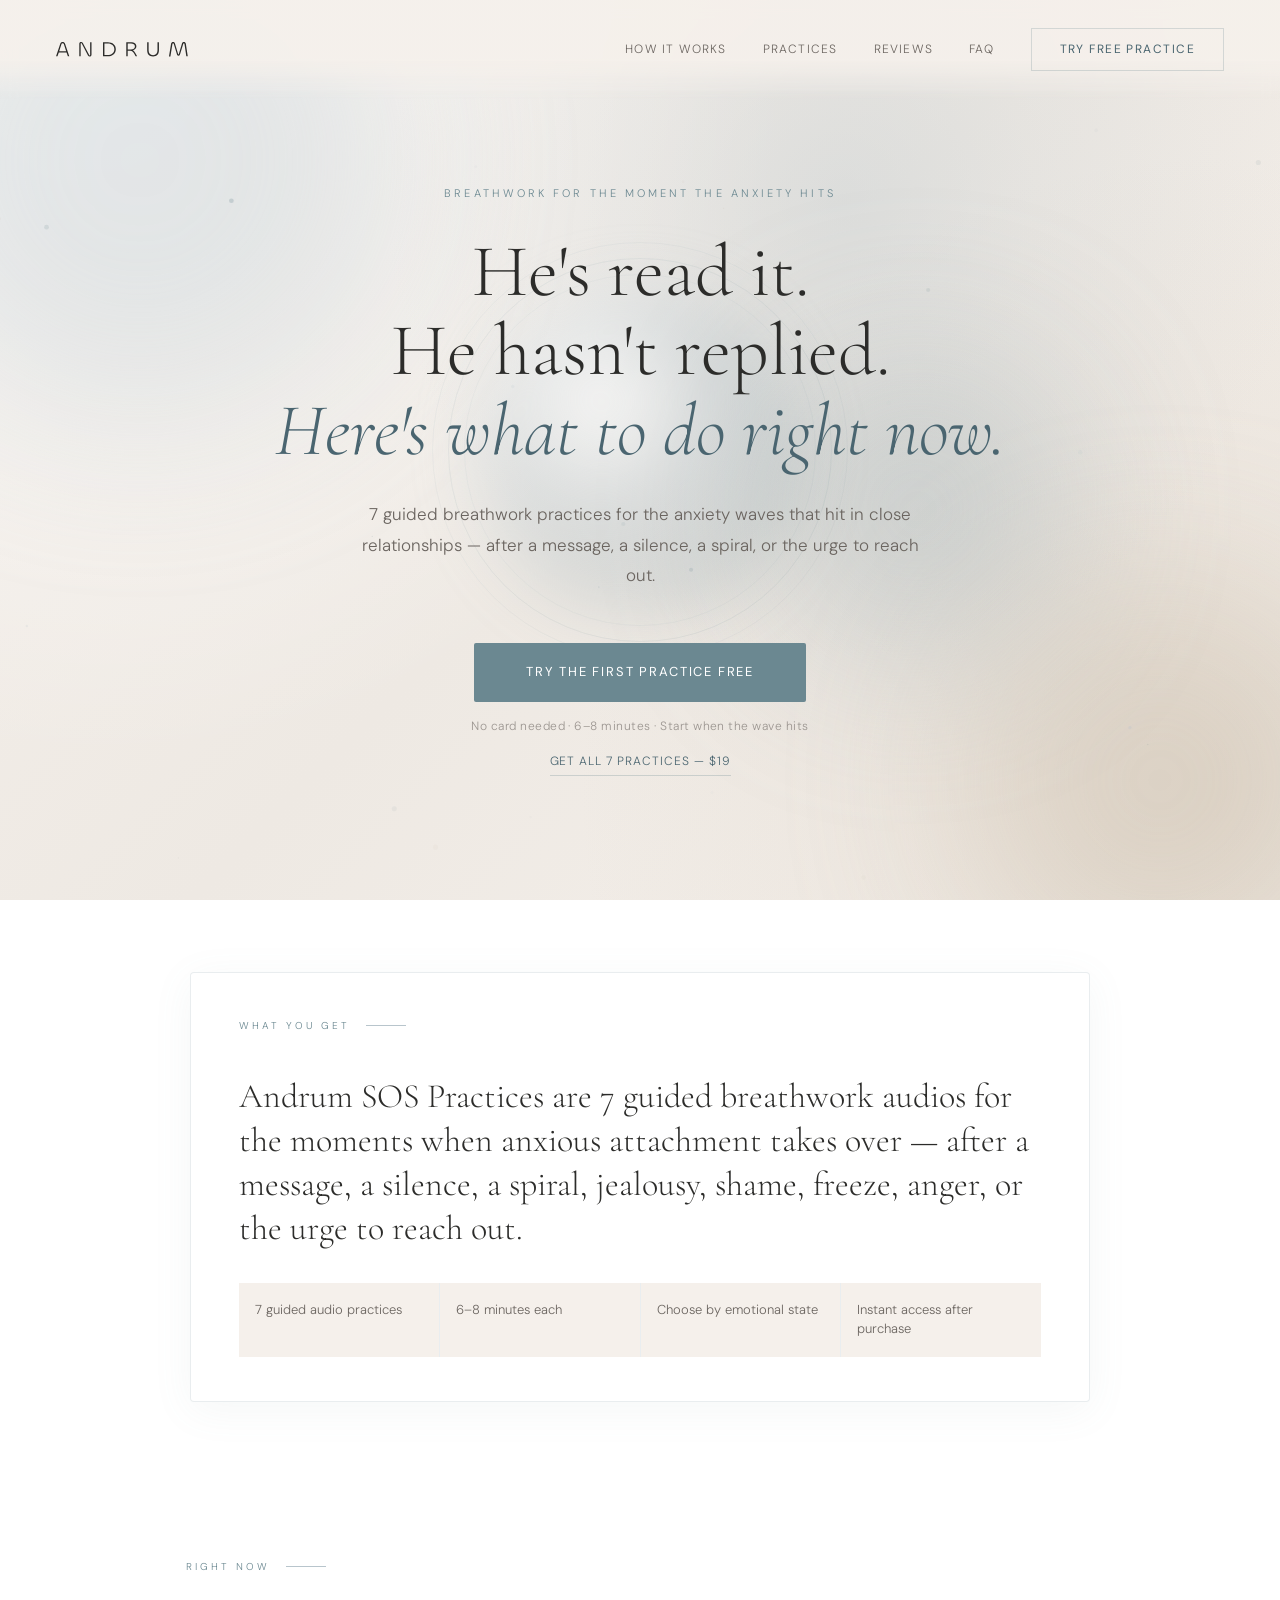
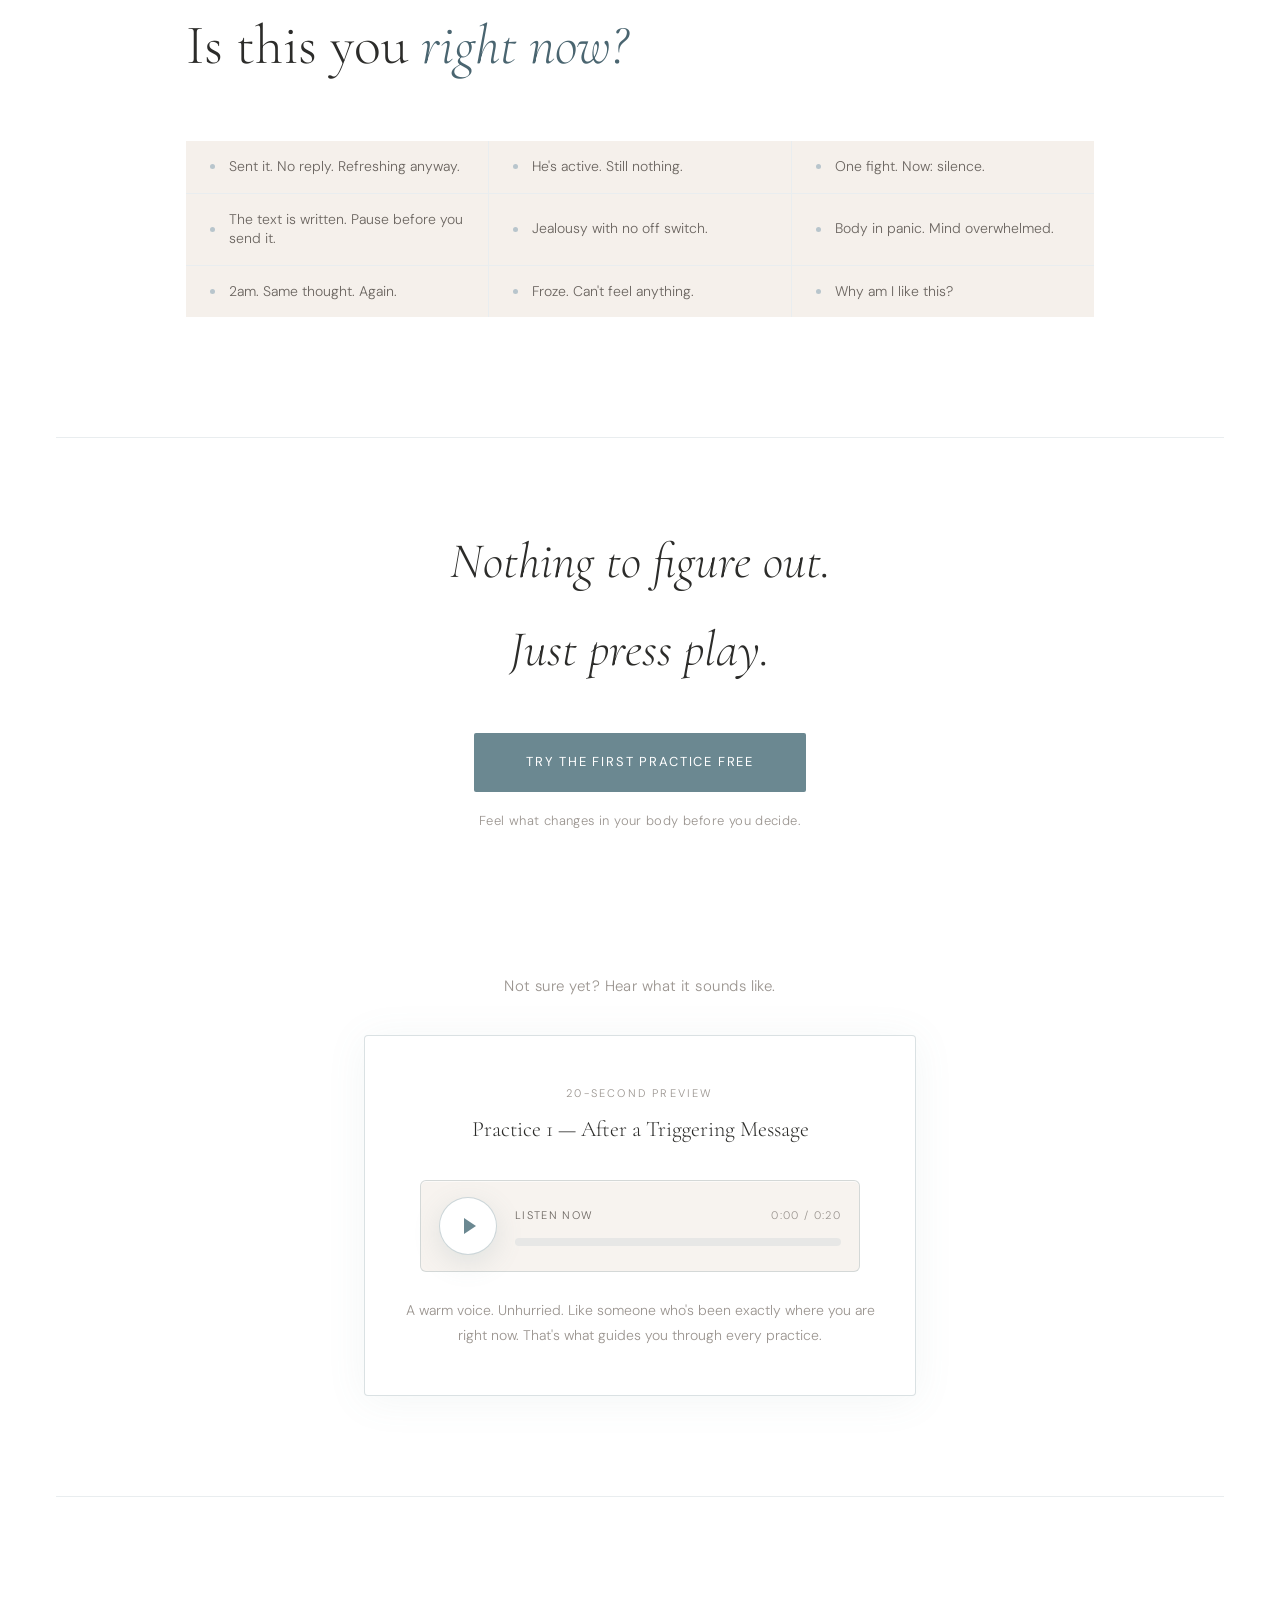
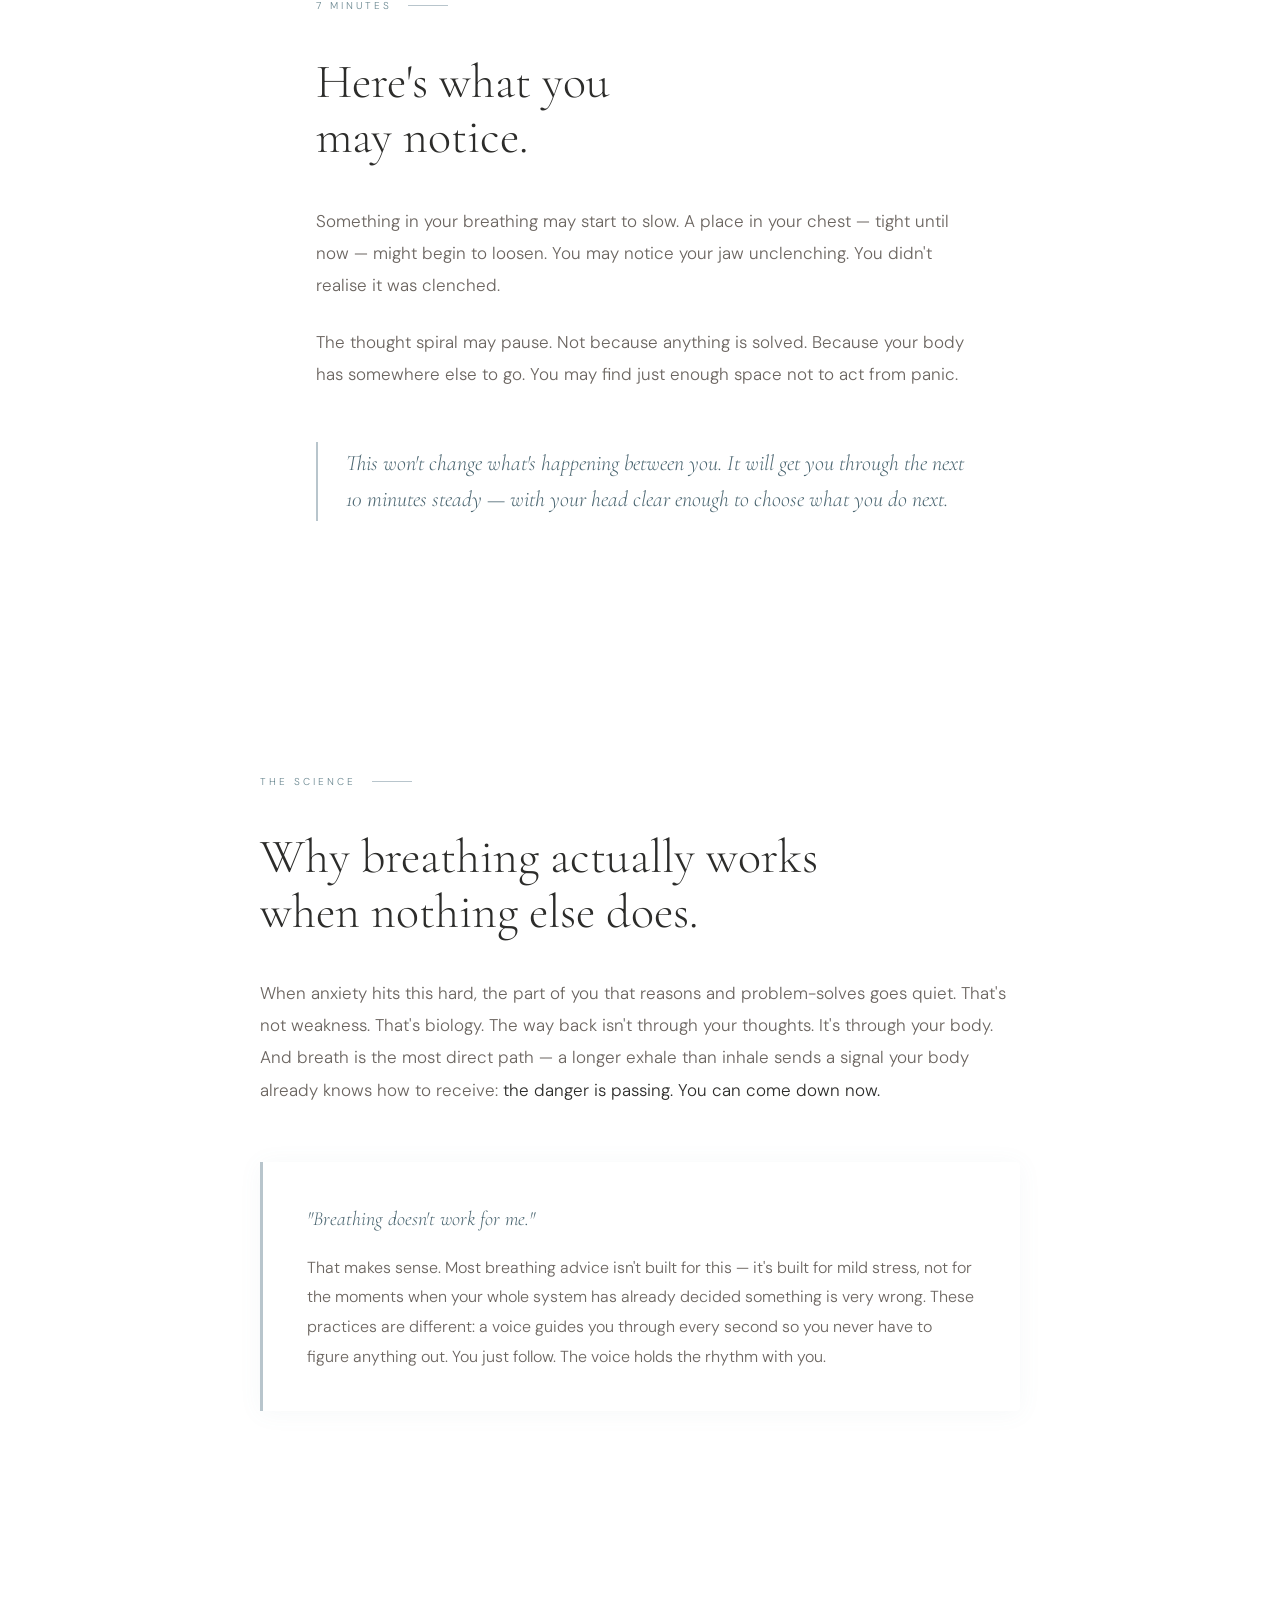
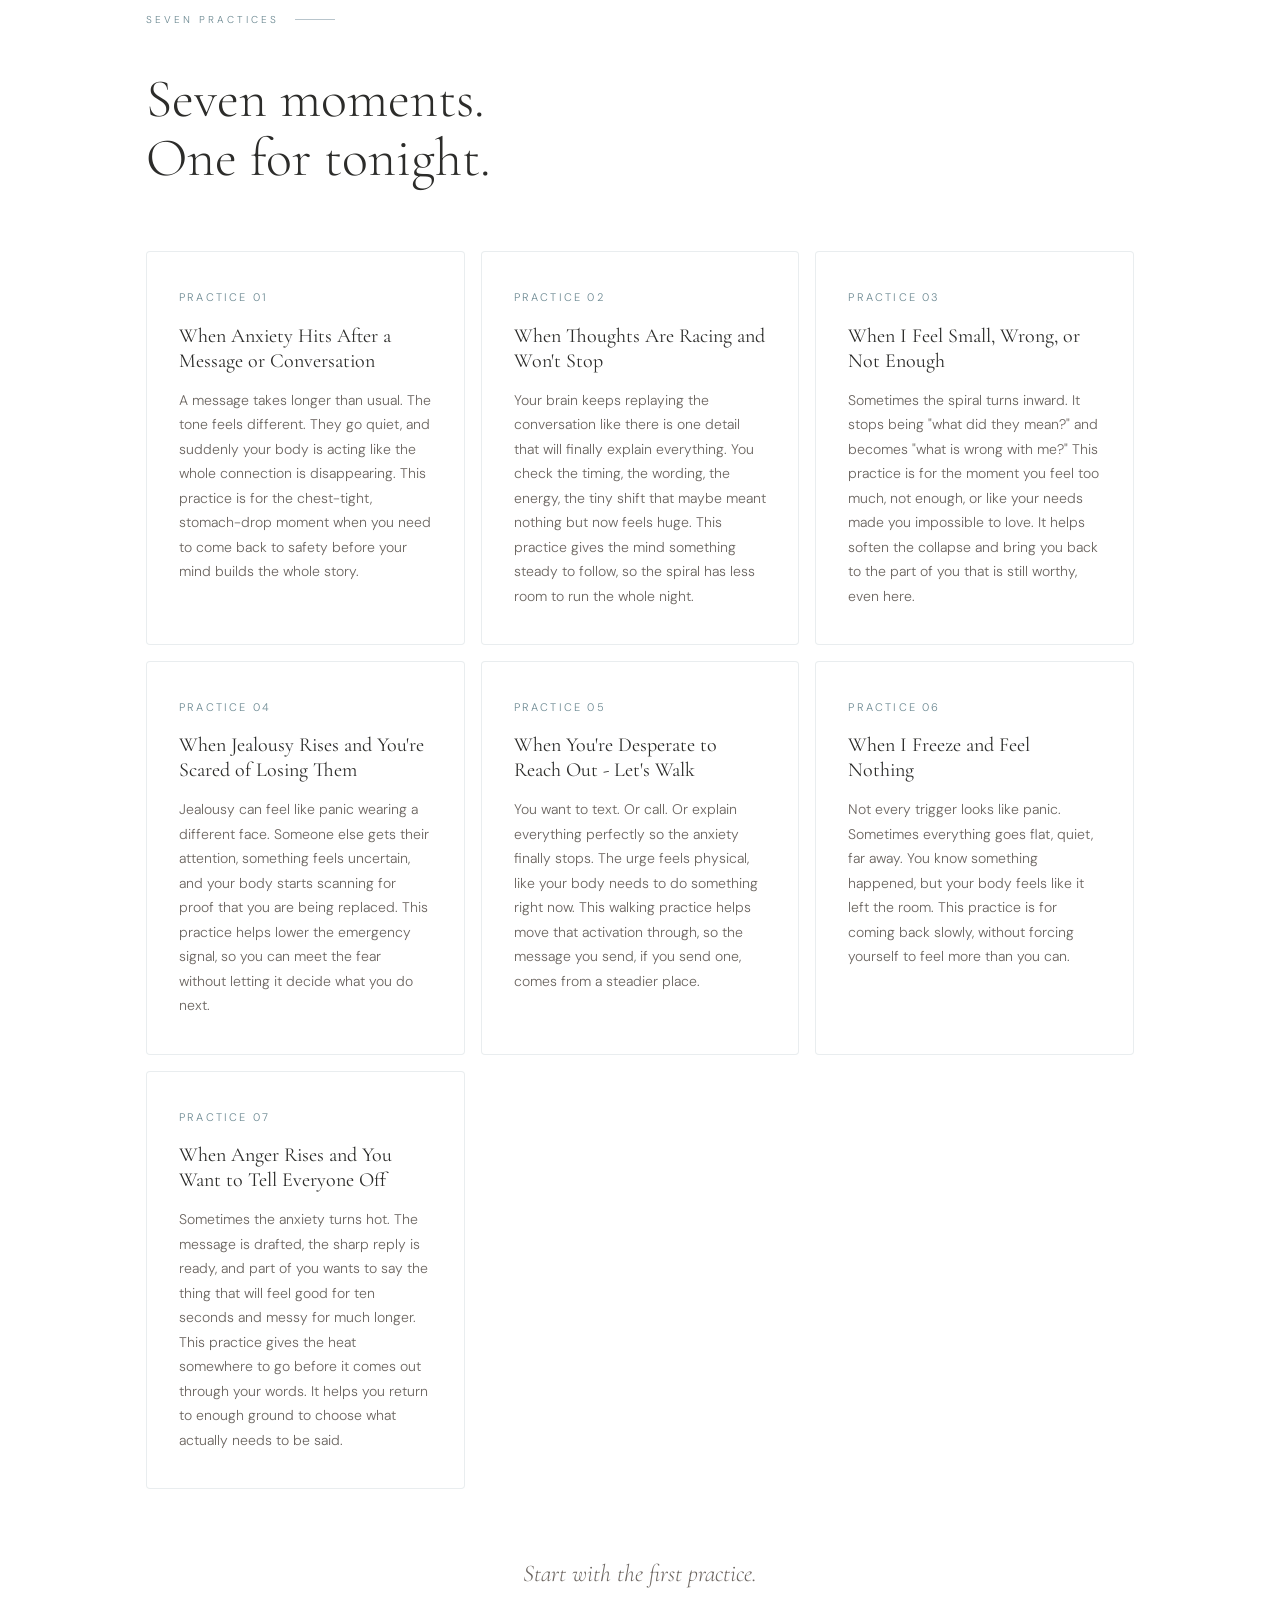
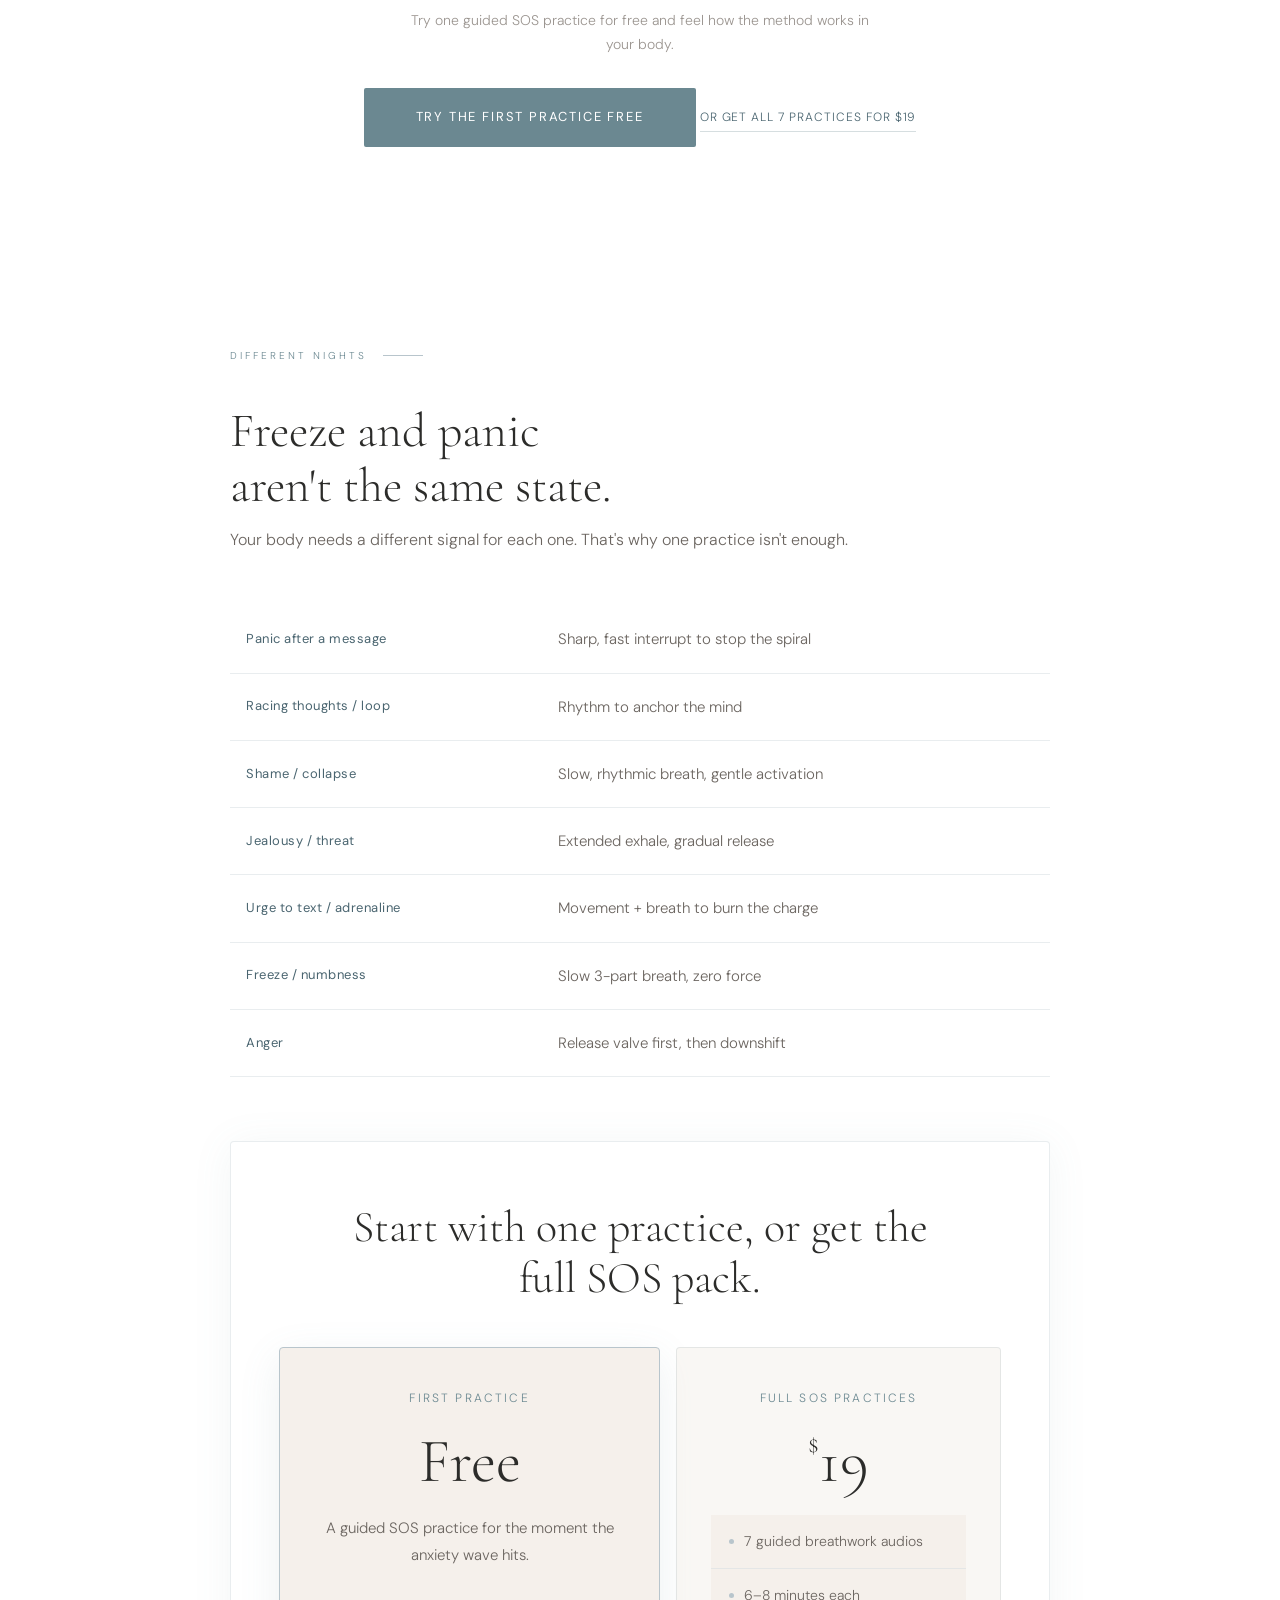
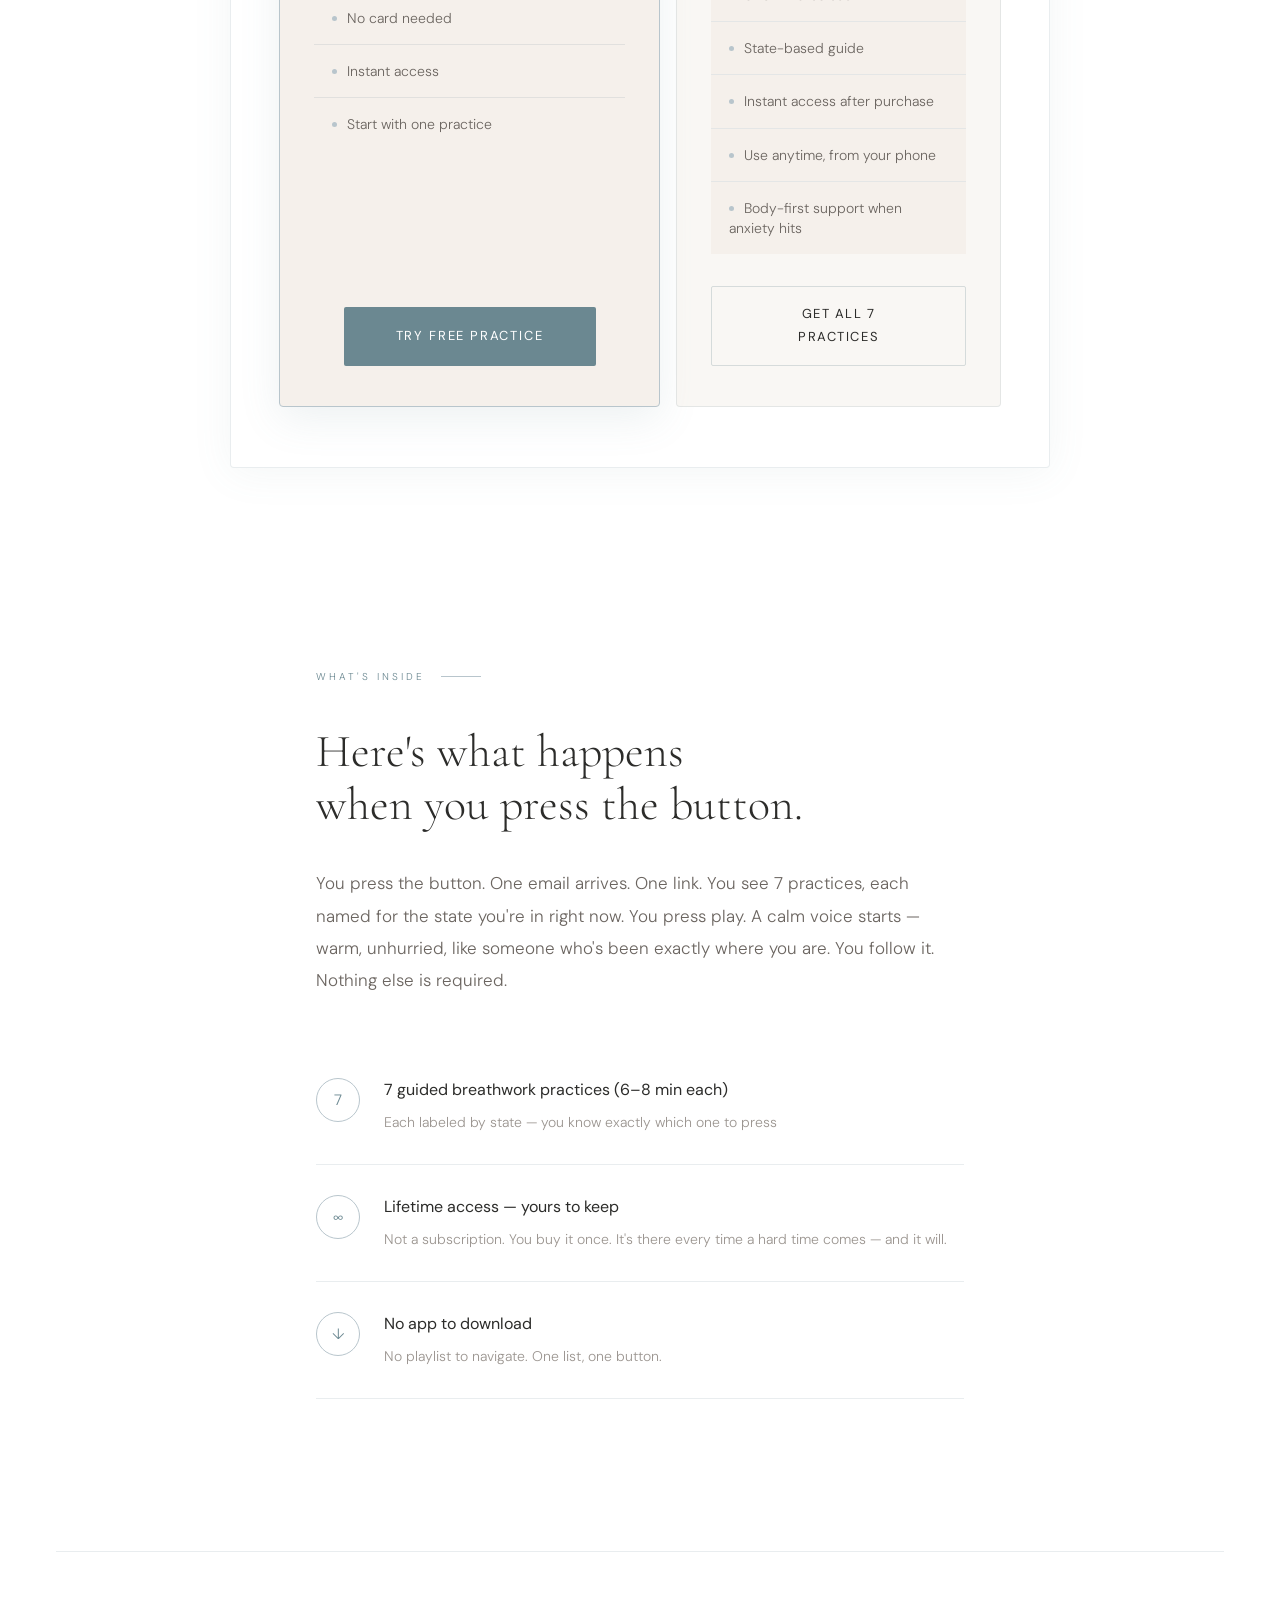
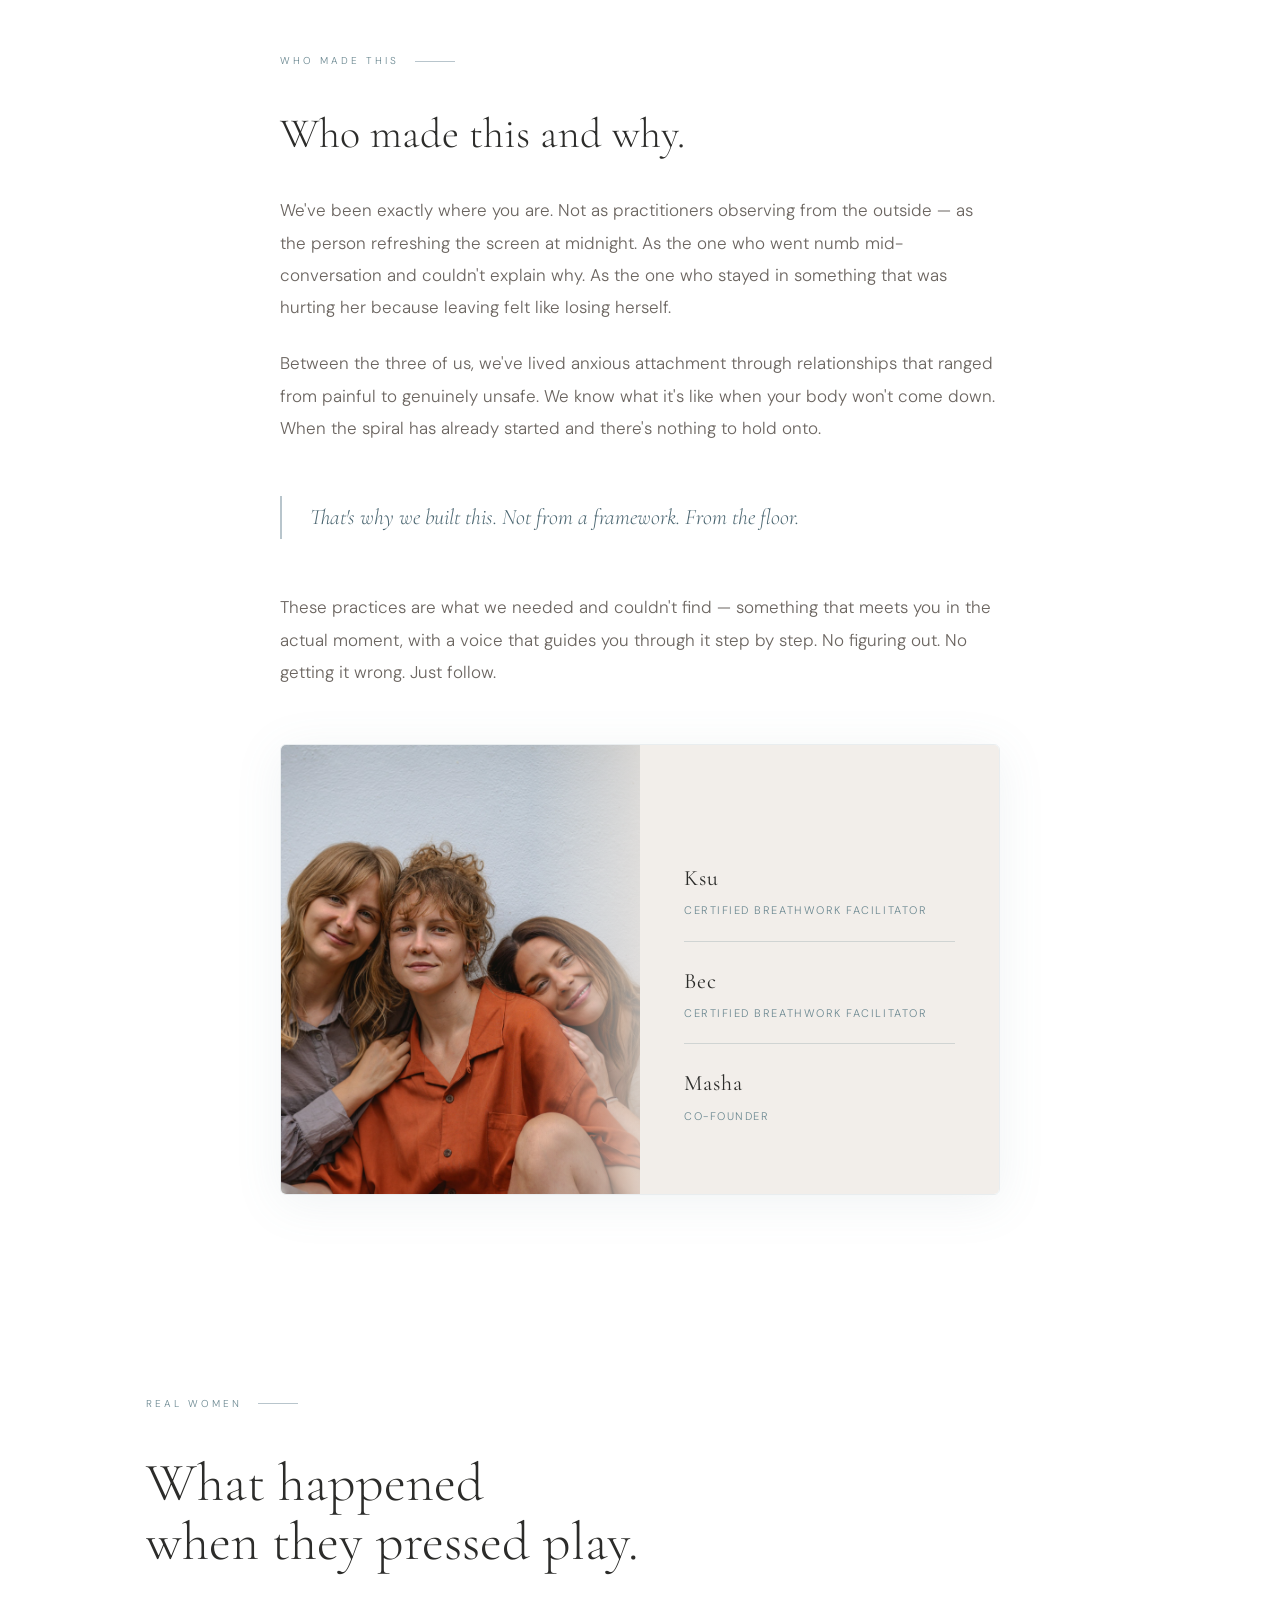
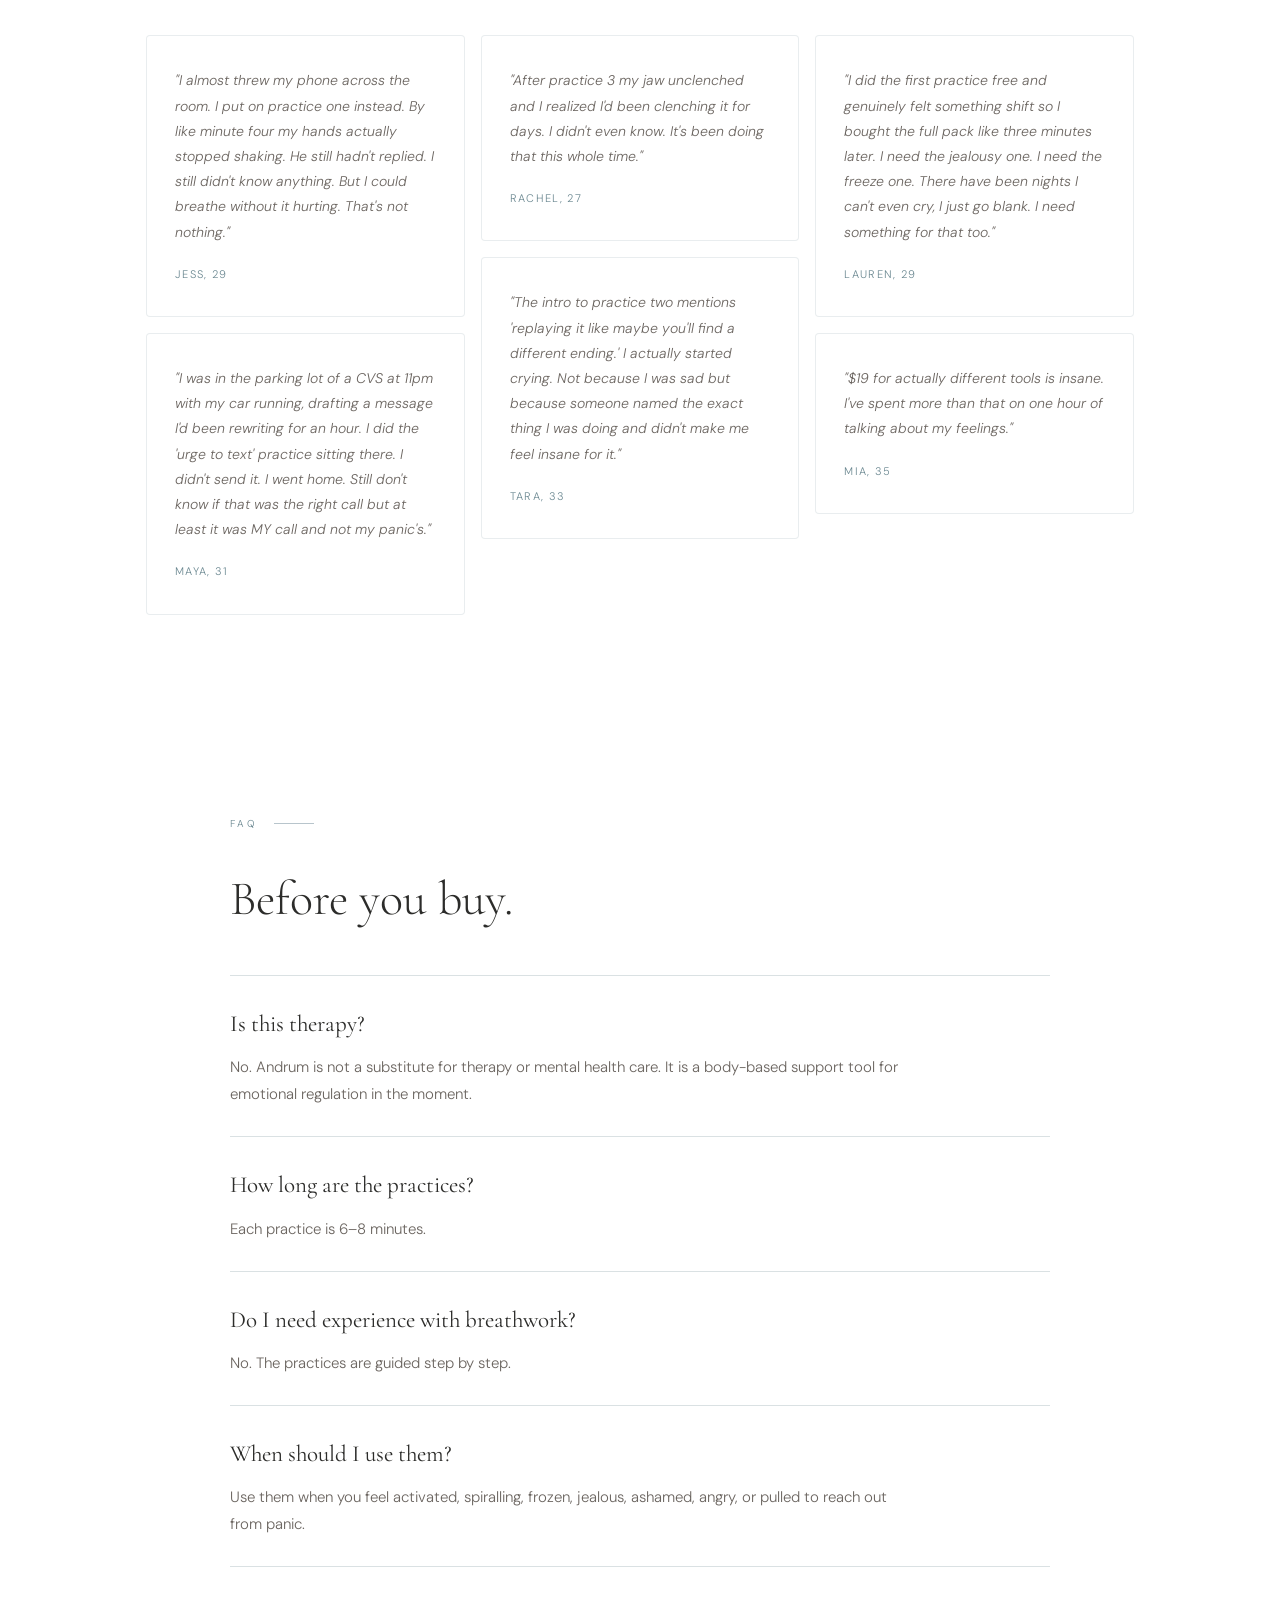
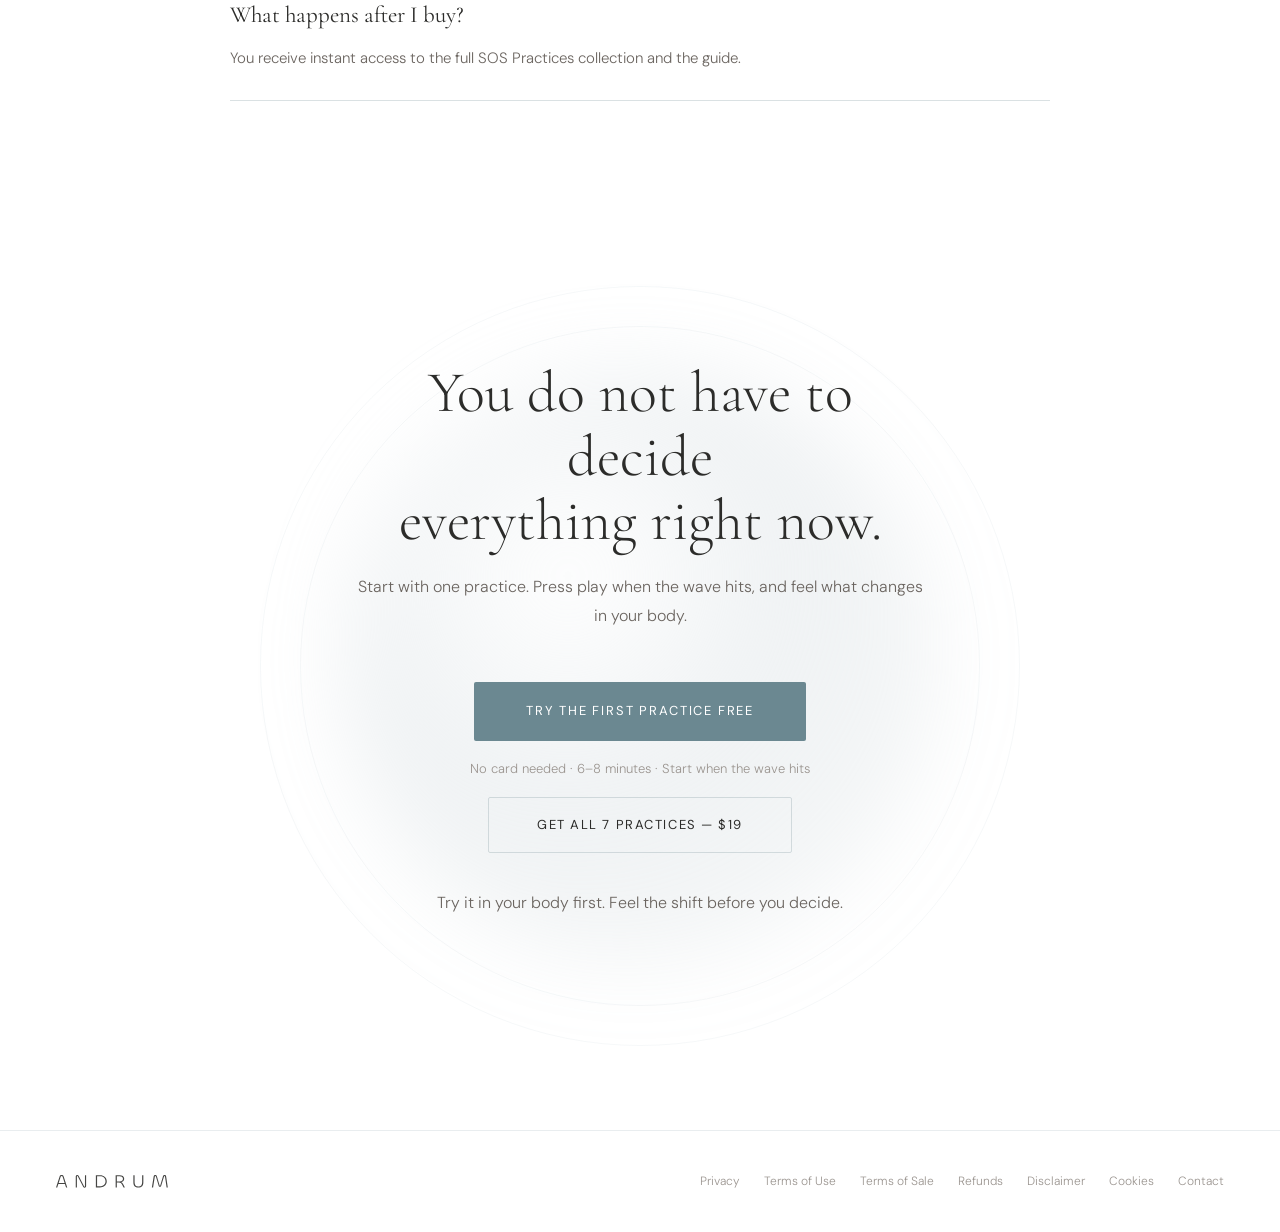
<file: index.html>
<!DOCTYPE html>
<html lang="en">
<head>
<meta charset="UTF-8">
<meta name="viewport" content="width=device-width, initial-scale=1.0">
<title>Andrum — space to breath</title>
<!-- FREE_PRACTICE_URL TODO: Replace #free-practice with Teachable free practice URL -->
<!-- FULL_PRODUCT_URL https://checkout.teachable.com/secure/2716567/checkout/order_9qcwvskk -->
<link rel="icon" type="image/png" href="assets/images/fav.png">
<link rel="apple-touch-icon" href="assets/images/fav.png">
<link href="https://fonts.googleapis.com/css2?family=Cormorant+Garamond:ital,wght@0,300;0,400;0,500;1,300;1,400&family=DM+Sans:ital,wght@0,300;0,400;1,300&display=swap" rel="stylesheet">
<link rel="stylesheet" href="assets/css/styles.css?v=20260520-1">
<meta name="facebook-domain-verification" content="3xx6dzc41m1uela67o3lx78pn9i4a4" />
<!-- Google tag (GA4) -->
<script async src="https://www.googletagmanager.com/gtag/js?id=G-SE2VTYM7L8"></script>
<script>
window.dataLayer = window.dataLayer || [];
function gtag(){dataLayer.push(arguments);}
gtag('js', new Date());
gtag('config', 'G-SE2VTYM7L8');
</script>
<!-- End Google tag (GA4) -->
<!-- Meta Pixel Code -->
<script>
!function(f,b,e,v,n,t,s)
{if(f.fbq)return;n=f.fbq=function(){n.callMethod?
n.callMethod.apply(n,arguments):n.queue.push(arguments)};
if(!f._fbq)f._fbq=n;n.push=n;n.loaded=!0;n.version='2.0';
n.queue=[];t=b.createElement(e);t.async=!0;
t.src=v;s=b.getElementsByTagName(e)[0];
s.parentNode.insertBefore(t,s)}(window, document,'script',
'https://connect.facebook.net/en_US/fbevents.js');
fbq('init', '1745914763452751');
fbq('track', 'PageView');
</script>
<noscript><img height="1" width="1" style="display:none"
src="https://www.facebook.com/tr?id=1745914763452751&ev=PageView&noscript=1"
/></noscript>
<!-- End Meta Pixel Code -->
</head>
<body>

<!-- BLOBS -->
<div class="blob-layer">
  <div class="blob blob-1"></div>
  <div class="blob blob-2"></div>
  <div class="blob blob-3"></div>
</div>

<!-- PARTICLES -->
<canvas id="particles-canvas"></canvas>

<!-- NAV -->
<nav>
  <a href="#" class="logo" aria-label="Andrum home">
    <img src="assets/images/andrum-logo.svg" alt="Andrum">
  </a>
  <div class="nav-links">
    <a href="#how-it-works" class="nav-link">How it works</a>
    <a href="#practices" class="nav-link">Practices</a>
    <a href="#reviews" class="nav-link">Reviews</a>
    <a href="#faq" class="nav-link">FAQ</a>
    <a href="#free-practice" class="nav-cta js-free-practice-modal">Try free practice</a>
  </div>
  <button class="burger" id="burger" aria-label="Menu">
    <span></span>
    <span></span>
    <span></span>
  </button>
</nav>

<!-- MOBILE MENU -->
<div class="mobile-menu" id="mobile-menu">
  <div class="mobile-menu-backdrop" id="menu-backdrop"></div>
  <div class="mobile-menu-panel">
    <div class="mobile-menu-tag">Andrum</div>
    <nav class="mobile-nav-links">
      <a href="#practices" class="mobile-nav-link">Practices</a>
      <a href="#faq" class="mobile-nav-link">FAQ</a>
      <a href="#free-practice" class="mobile-nav-link js-free-practice-modal">Try free practice</a>
    </nav>
    <div class="mobile-menu-cta">
      <a href="#free-practice" class="btn-primary js-free-practice-modal" style="display:block;text-align:center;">Try free practice</a>
    </div>
  </div>
</div>

<!-- ─── HERO ─── -->
<section class="hero">
  <div class="sphere-wrap">
    <div class="sphere-ring sphere-ring-3"></div>
    <div class="sphere-ring sphere-ring-2"></div>
    <div class="sphere-ring sphere-ring-1"></div>
    <div class="sphere"></div>
  </div>

  <div class="hero-content">
    <div class="hero-eyebrow">Breathwork for the moment the anxiety hits</div>
    <h1 class="hero-title">He's read it.<br>He hasn't replied.<br><em>Here's what to do right now.</em></h1>
    <p class="hero-sub">7 guided breathwork practices for the anxiety waves that hit in close relationships — after a message, a silence, a spiral, or the urge to reach out.</p>
    <div class="hero-ctas">
      <a href="#free-practice" class="btn-primary js-free-practice-modal">Try the first practice free</a>
      <span class="note">No card needed · 6–8 minutes · Start when the wave hits</span>
      <a href="https://checkout.teachable.com/secure/2716567/checkout/order_9qcwvskk" class="text-link" data-checkout-link>Get all 7 practices — $19</a>
    </div>
  </div>
</section>

<!-- ─── PRODUCT SUMMARY ─── -->
<section class="product-summary">
  <div class="product-summary-inner reveal">
    <div class="section-tag">What you get</div>
    <p class="product-summary-text">Andrum SOS Practices are 7 guided breathwork audios for the moments when anxious attachment takes over — after a message, a silence, a spiral, jealousy, shame, freeze, anger, or the urge to reach out.</p>
    <div class="summary-points">
      <span>7 guided audio practices</span>
      <span>6–8 minutes each</span>
      <span>Choose by emotional state</span>
      <span>Instant access after purchase</span>
    </div>
  </div>
</section>

<!-- ─── MIRROR ─── -->
<section class="mirror">
  <div class="section-tag reveal">Right now</div>
  <h2 class="mirror-title reveal">Is this you <em>right now?</em></h2>
  <div class="mirror-grid reveal">
    <div class="mirror-item">Sent it. No reply. Refreshing anyway.</div>
    <div class="mirror-item">He's active. Still nothing.</div>
    <div class="mirror-item">One fight. Now: silence.</div>
    <div class="mirror-item">The text is written. Pause before you send it.</div>
    <div class="mirror-item">Jealousy with no off switch.</div>
    <div class="mirror-item">Body in panic. Mind overwhelmed.</div>
    <div class="mirror-item">2am. Same thought. Again.</div>
    <div class="mirror-item">Froze. Can't feel anything.</div>
    <div class="mirror-item">Why am I like this?</div>
  </div>
</section>

<div class="divider"></div>

<!-- ─── CTA INTERRUPT ─── -->
<section class="cta-interrupt reveal">
  <h2>Nothing to figure out.<br>Just press play.</h2>
  <a href="#free-practice" class="btn-primary js-free-practice-modal">Try the first practice free</a>
  <p class="cta-note">Feel what changes in your body before you decide.</p>
</section>

<!-- ─── AUDIO ─── -->
<section class="audio-section reveal">
  <p style="font-size:15px;color:var(--text-soft);text-align:center;margin-bottom:36px;letter-spacing:0.03em">Not sure yet? Hear what it sounds like.</p>
  <div class="audio-box">
    <div class="audio-tag">20-second preview</div>
    <div class="audio-title">Practice 1 — After a Triggering Message</div>
    <div class="preview-player" data-audio-player>
      <button class="preview-play" type="button" data-audio-toggle aria-label="Play audio preview">
        <span class="preview-play-icon" aria-hidden="true"></span>
      </button>
      <div class="preview-player-body">
        <div class="preview-player-top">
          <span>Listen now</span>
          <span data-audio-time>0:00 / 0:00</span>
        </div>
        <div class="preview-progress" data-audio-seek role="slider" aria-label="Audio progress" aria-valuemin="0" aria-valuemax="100" aria-valuenow="0" tabindex="0">
          <div class="preview-progress-fill" data-audio-progress></div>
        </div>
      </div>
      <audio class="audio-player" preload="metadata">
        <source src="assets/audio/sos-practice-preview.mp3" type="audio/mpeg">
      </audio>
    </div>
    <p class="audio-desc">A warm voice. Unhurried. Like someone who's been exactly where you are right now. That's what guides you through every practice.</p>
  </div>
</section>

<div class="divider"></div>

<!-- ─── WHAT HAPPENS ─── -->
<section class="what-happens" id="how-it-works">
  <div class="section-tag reveal">7 minutes</div>
  <h2 class="reveal">Here's what you<br>may notice.</h2>
  <p class="body-p reveal">Something in your breathing may start to slow. A place in your chest — tight until now — might begin to loosen. You may notice your jaw unclenching. You didn't realise it was clenched.</p>
  <p class="body-p reveal">The thought spiral may pause. Not because anything is solved. Because your body has somewhere else to go. You may find just enough space not to act from panic.</p>
  <div class="pull-quote reveal">This won't change what's happening between you. It will get you through the next 10 minutes steady — with your head clear enough to choose what you do next.</div>
</section>

<!-- ─── WHY WORKS ─── -->
<section class="why-works">
  <div class="why-inner">
    <div class="section-tag reveal">The science</div>
    <h2 class="reveal">Why breathing actually works<br>when nothing else does.</h2>
    <p class="body-p reveal">When anxiety hits this hard, the part of you that reasons and problem-solves goes quiet. That's not weakness. That's biology. The way back isn't through your thoughts. It's through your body. And breath is the most direct path — a longer exhale than inhale sends a signal your body already knows how to receive: <span style="color:var(--text)">the danger is passing. You can come down now.</span></p>
    <div class="objection reveal">
      <div class="objection-q">"Breathing doesn't work for me."</div>
      <p>That makes sense. Most breathing advice isn't built for this — it's built for mild stress, not for the moments when your whole system has already decided something is very wrong. These practices are different: a voice guides you through every second so you never have to figure anything out. You just follow. The voice holds the rhythm with you.</p>
    </div>
  </div>
</section>

<!-- ─── SCENARIOS ─── -->
<section class="scenarios" id="practices">
  <div class="section-tag reveal">Seven practices</div>
  <h2 class="reveal">Seven moments.<br>One for tonight.</h2>
  <div class="cards-grid">
    <div class="card reveal">
      <div class="card-num">Practice 01</div>
      <div class="card-title">When Anxiety Hits After a Message or Conversation</div>
      <p class="card-body">A message takes longer than usual. The tone feels different. They go quiet, and suddenly your body is acting like the whole connection is disappearing. This practice is for the chest-tight, stomach-drop moment when you need to come back to safety before your mind builds the whole story.</p>
    </div>
    <div class="card reveal">
      <div class="card-num">Practice 02</div>
      <div class="card-title">When Thoughts Are Racing and Won't Stop</div>
      <p class="card-body">Your brain keeps replaying the conversation like there is one detail that will finally explain everything. You check the timing, the wording, the energy, the tiny shift that maybe meant nothing but now feels huge. This practice gives the mind something steady to follow, so the spiral has less room to run the whole night.</p>
    </div>
    <div class="card reveal">
      <div class="card-num">Practice 03</div>
      <div class="card-title">When I Feel Small, Wrong, or Not Enough</div>
      <p class="card-body">Sometimes the spiral turns inward. It stops being "what did they mean?" and becomes "what is wrong with me?" This practice is for the moment you feel too much, not enough, or like your needs made you impossible to love. It helps soften the collapse and bring you back to the part of you that is still worthy, even here.</p>
    </div>
    <div class="card reveal">
      <div class="card-num">Practice 04</div>
      <div class="card-title">When Jealousy Rises and You're Scared of Losing Them</div>
      <p class="card-body">Jealousy can feel like panic wearing a different face. Someone else gets their attention, something feels uncertain, and your body starts scanning for proof that you are being replaced. This practice helps lower the emergency signal, so you can meet the fear without letting it decide what you do next.</p>
    </div>
    <div class="card reveal">
      <div class="card-num">Practice 05</div>
      <div class="card-title">When You're Desperate to Reach Out - Let's Walk</div>
      <p class="card-body">You want to text. Or call. Or explain everything perfectly so the anxiety finally stops. The urge feels physical, like your body needs to do something right now. This walking practice helps move that activation through, so the message you send, if you send one, comes from a steadier place.</p>
    </div>
    <div class="card reveal">
      <div class="card-num">Practice 06</div>
      <div class="card-title">When I Freeze and Feel Nothing</div>
      <p class="card-body">Not every trigger looks like panic. Sometimes everything goes flat, quiet, far away. You know something happened, but your body feels like it left the room. This practice is for coming back slowly, without forcing yourself to feel more than you can.</p>
    </div>
    <div class="card reveal">
      <div class="card-num">Practice 07</div>
      <div class="card-title">When Anger Rises and You Want to Tell Everyone Off</div>
      <p class="card-body">Sometimes the anxiety turns hot. The message is drafted, the sharp reply is ready, and part of you wants to say the thing that will feel good for ten seconds and messy for much longer. This practice gives the heat somewhere to go before it comes out through your words. It helps you return to enough ground to choose what actually needs to be said.</p>
    </div>
  </div>
  <div class="cards-cta reveal">
    <p>Start with the first practice.</p>
    <span>Try one guided SOS practice for free and feel how the method works in your body.</span>
    <a href="#free-practice" class="btn-primary js-free-practice-modal">Try the first practice free</a>
    <a href="https://checkout.teachable.com/secure/2716567/checkout/order_9qcwvskk" class="text-link" data-checkout-link>Or get all 7 practices for $19</a>
  </div>
</section>

<!-- ─── COMPARISON ─── -->
<section class="comparison">
  <div class="comparison-inner">
    <div class="section-tag reveal">Different nights</div>
    <h2 class="reveal">Freeze and panic<br>aren't the same state.</h2>
    <p class="comp-sub reveal">Your body needs a different signal for each one. That's why one practice isn't enough.</p>
    <table class="comp-table reveal">
      <tr><td>Panic after a message</td><td>Sharp, fast interrupt to stop the spiral</td></tr>
      <tr><td>Racing thoughts / loop</td><td>Rhythm to anchor the mind</td></tr>
      <tr><td>Shame / collapse</td><td>Slow, rhythmic breath, gentle activation</td></tr>
      <tr><td>Jealousy / threat</td><td>Extended exhale, gradual release</td></tr>
      <tr><td>Urge to text / adrenaline</td><td>Movement + breath to burn the charge</td></tr>
      <tr><td>Freeze / numbness</td><td>Slow 3-part breath, zero force</td></tr>
      <tr><td>Anger</td><td>Release valve first, then downshift</td></tr>
    </table>
    <div class="path-card reveal" id="purchase">
      <h3>Start with one practice, or get the full SOS pack.</h3>
      <div class="path-options">
        <div class="path-option path-option-primary" id="free-practice">
          <div class="price-label">First practice</div>
          <div class="path-price">Free</div>
          <p>A guided SOS practice for the moment the anxiety wave hits.</p>
          <ul class="purchase-list">
            <li>No card needed</li>
            <li>Instant access</li>
            <li>Start with one practice</li>
          </ul>
          <a href="#free-practice" class="btn-primary js-free-practice-modal">Try free practice</a>
        </div>
        <div class="path-option path-option-secondary" id="full-pack">
          <div class="price-label">Full SOS Practices</div>
          <div class="path-price"><sup>$</sup>19</div>
          <ul class="purchase-list">
            <li>7 guided breathwork audios</li>
            <li>6–8 minutes each</li>
            <li>State-based guide</li>
            <li>Instant access after purchase</li>
            <li>Use anytime, from your phone</li>
            <li>Body-first support when anxiety hits</li>
          </ul>
          <a href="https://checkout.teachable.com/secure/2716567/checkout/order_9qcwvskk" class="btn-outline" data-checkout-link>Get all 7 practices</a>
        </div>
      </div>
    </div>
  </div>
</section>

<!-- ─── WHAT YOU GET ─── -->
<section class="what-get">
  <div class="section-tag reveal">What's inside</div>
  <h2 class="reveal">Here's what happens<br>when you press the button.</h2>
  <p class="body-p reveal">You press the button. One email arrives. One link. You see 7 practices, each named for the state you're in right now. You press play. A calm voice starts — warm, unhurried, like someone who's been exactly where you are. You follow it. Nothing else is required.</p>
  <div class="get-list reveal">
    <div class="get-item">
      <div class="get-icon">7</div>
      <div class="get-text">
        <strong>7 guided breathwork practices (6–8 min each)</strong>
        <span>Each labeled by state — you know exactly which one to press</span>
      </div>
    </div>
    <div class="get-item">
      <div class="get-icon">∞</div>
      <div class="get-text">
        <strong>Lifetime access — yours to keep</strong>
        <span>Not a subscription. You buy it once. It's there every time a hard time comes — and it will.</span>
      </div>
    </div>
    <div class="get-item">
      <div class="get-icon">↓</div>
      <div class="get-text">
        <strong>No app to download</strong>
        <span>No playlist to navigate. One list, one button.</span>
      </div>
    </div>
  </div>
</section>

<div class="divider"></div>

<!-- ─── TRUST ─── -->
<section class="trust" id="about">
  <div class="trust-inner">
    <div class="section-tag reveal">Who made this</div>
    <h2 class="reveal">Who made this and why.</h2>
    <p class="body-p reveal">We've been exactly where you are. Not as practitioners observing from the outside — as the person refreshing the screen at midnight. As the one who went numb mid-conversation and couldn't explain why. As the one who stayed in something that was hurting her because leaving felt like losing herself.</p>
    <p class="body-p reveal">Between the three of us, we've lived anxious attachment through relationships that ranged from painful to genuinely unsafe. We know what it's like when your body won't come down. When the spiral has already started and there's nothing to hold onto.</p>
    <div class="pull-quote reveal">That's why we built this. Not from a framework. From the floor.</div>
    <p class="body-p reveal">These practices are what we needed and couldn't find — something that meets you in the actual moment, with a voice that guides you through it step by step. No figuring out. No getting it wrong. Just follow.</p>
    <div class="team-section reveal">
      <div class="team-img-wrap">
        <img src="assets/images/team-photo.jpg" alt="Team photo" class="team-img">
        <div class="team-img-overlay"></div>
      </div>
      <div class="team-caption">
        <div class="team-names-block">
          <div class="team-name-item">
            <span class="team-name">Ksu</span>
            <span class="team-role">certified breathwork facilitator</span>
          </div>
          <div class="team-name-divider"></div>
          <div class="team-name-item">
            <span class="team-name">Bec</span>
            <span class="team-role">certified breathwork facilitator</span>
          </div>
          <div class="team-name-divider"></div>
          <div class="team-name-item">
            <span class="team-name">Masha</span>
            <span class="team-role">co-founder</span>
          </div>
        </div>
      </div>
    </div>
  </div>
</section>

<!-- ─── REVIEWS ─── -->
<section class="reviews" id="reviews">
  <div class="section-tag reveal">Real women</div>
  <h2 class="reveal">What happened<br>when they pressed play.</h2>
  <div class="reviews-grid">
    <div class="review reveal"><p class="review-text">"I almost threw my phone across the room. I put on practice one instead. By like minute four my hands actually stopped shaking. He still hadn't replied. I still didn't know anything. But I could breathe without it hurting. That's not nothing."</p><div class="review-author">Jess, 29</div></div>
    <div class="review reveal"><p class="review-text">"I was in the parking lot of a CVS at 11pm with my car running, drafting a message I'd been rewriting for an hour. I did the 'urge to text' practice sitting there. I didn't send it. I went home. Still don't know if that was the right call but at least it was MY call and not my panic's."</p><div class="review-author">Maya, 31</div></div>
    <div class="review reveal"><p class="review-text">"After practice 3 my jaw unclenched and I realized I'd been clenching it for days. I didn't even know. It's been doing that this whole time."</p><div class="review-author">Rachel, 27</div></div>
    <div class="review reveal"><p class="review-text">"The intro to practice two mentions 'replaying it like maybe you'll find a different ending.' I actually started crying. Not because I was sad but because someone named the exact thing I was doing and didn't make me feel insane for it."</p><div class="review-author">Tara, 33</div></div>
    <div class="review reveal"><p class="review-text">"I did the first practice free and genuinely felt something shift so I bought the full pack like three minutes later. I need the jealousy one. I need the freeze one. There have been nights I can't even cry, I just go blank. I need something for that too."</p><div class="review-author">Lauren, 29</div></div>
    <div class="review reveal"><p class="review-text">"$19 for actually different tools is insane. I've spent more than that on one hour of talking about my feelings."</p><div class="review-author">Mia, 35</div></div>
  </div>
</section>

<!-- ─── FAQ ─── -->
<section class="faq" id="faq">
  <div class="faq-inner">
    <div class="section-tag reveal">FAQ</div>
    <h2 class="reveal">Before you buy.</h2>
    <div class="faq-list reveal">
      <div class="faq-item">
        <h3>Is this therapy?</h3>
        <p>No. Andrum is not a substitute for therapy or mental health care. It is a body-based support tool for emotional regulation in the moment.</p>
      </div>
      <div class="faq-item">
        <h3>How long are the practices?</h3>
        <p>Each practice is 6–8 minutes.</p>
      </div>
      <div class="faq-item">
        <h3>Do I need experience with breathwork?</h3>
        <p>No. The practices are guided step by step.</p>
      </div>
      <div class="faq-item">
        <h3>When should I use them?</h3>
        <p>Use them when you feel activated, spiralling, frozen, jealous, ashamed, angry, or pulled to reach out from panic.</p>
      </div>
      <div class="faq-item">
        <h3>What happens after I buy?</h3>
        <p>You receive instant access to the full SOS Practices collection and the guide.</p>
      </div>
    </div>
  </div>
</section>

<!-- ─── FINAL CTA ─── -->
<section class="final-cta" id="final">
  <div class="final-sphere-wrap">
    <div class="final-sphere-ring final-sphere-ring-2"></div>
    <div class="final-sphere-ring final-sphere-ring-1"></div>
    <div class="final-sphere"></div>
  </div>
  <div class="final-inner">
    <h2>You do not have to decide<br>everything right now.</h2>
    <p>Start with one practice. Press play when the wave hits, and feel what changes in your body.</p>
    <div class="cta-stack">
      <a href="#free-practice" class="btn-primary js-free-practice-modal">Try the first practice free</a>
      <p style="font-size:13px;color:var(--text-soft);margin:0">No card needed · 6–8 minutes · Start when the wave hits</p>
      <a href="https://checkout.teachable.com/secure/2716567/checkout/order_9qcwvskk" class="btn-outline" data-checkout-link>Get all 7 practices — $19</a>
    </div>
    <p class="guarantee">Try it in your body first. Feel the shift before you decide.</p>
  </div>
</section>

<!-- ─── FOOTER ─── -->
<footer class="site-footer">
  <a href="#" class="logo footer-logo" aria-label="Andrum home">
    <img src="assets/images/andrum-logo.svg" alt="Andrum">
  </a>
  <div class="footer-links">
    <a href="legal/privacy-policy.html">Privacy</a>
    <a href="legal/terms-of-use.html">Terms of Use</a>
    <a href="legal/terms-of-sale.html">Terms of Sale</a>
    <a href="legal/refund-policy.html">Refunds</a>
    <a href="legal/medical-psychological-disclaimer.html">Disclaimer</a>
    <a href="legal/cookie-policy.html">Cookies</a>
    <a href="mailto:hello@andrum.space">Contact</a>
  </div>
</footer>

<!-- ─── FREE PRACTICE MODAL ─── -->
<div class="free-practice-modal" id="free-practice-modal" aria-hidden="true">
  <div class="free-practice-modal-backdrop" data-modal-close></div>
  <div class="free-practice-modal-panel" role="dialog" aria-modal="true" aria-labelledby="free-practice-modal-title">
    <button class="free-practice-modal-close" type="button" aria-label="Close free practice form" data-modal-close>×</button>
    <div class="section-tag">Free practice</div>
    <h2 id="free-practice-modal-title">Get the free SOS practice.</h2>
    <p>Leave your email and the free practice will arrive in your inbox. No card needed.</p>
    <div class="mailerlite-form-slot">
      <div id="mlb2-41481387" class="ml-form-embedContainer ml-subscribe-form ml-subscribe-form-41481387">
        <div class="ml-form-align-center">
          <div class="ml-form-embedWrapper embedForm">
            <div class="ml-form-embedBody ml-form-embedBodyDefault row-form">
              <form class="ml-block-form" action="https://assets.mailerlite.com/jsonp/2360637/forms/187881635271673818/subscribe" data-code="" method="post" target="_blank">
                <div class="ml-form-formContent">
                  <div class="ml-form-fieldRow ml-last-item">
                    <div class="ml-field-group ml-field-email ml-validate-email ml-validate-required">
                      <label class="sr-only" for="mailerlite-email">Email</label>
                      <input id="mailerlite-email" aria-label="email" aria-required="true" type="email" class="form-control" name="fields[email]" placeholder="Email" autocomplete="email">
                    </div>
                  </div>
                </div>
                <input type="hidden" name="ml-submit" value="1">
                <div class="ml-form-embedSubmit">
                  <button type="submit" class="primary">Get Instant Access</button>
                  <button disabled="disabled" style="display: none;" type="button" class="loading">
                    <span class="ml-form-embedSubmitLoad"></span>
                    <span class="sr-only">Loading...</span>
                  </button>
                </div>
                <input type="hidden" name="anticsrf" value="true">
              </form>
            </div>
            <div class="ml-form-successBody row-success" style="display: none">
              <div class="ml-form-successContent">
                <h4>Thank you!</h4>
                <p>You have successfully joined our subscriber list.</p>
              </div>
            </div>
          </div>
        </div>
      </div>
    </div>
  </div>
</div>

<script>
  function trackGoogleEvent(eventName, params, callback) {
    if (typeof window.gtag !== 'function') {
      if (typeof callback === 'function') callback();
      return false;
    }

    var eventParams = Object.assign({
      event_category: 'engagement',
      page_location: window.location.href,
      page_title: document.title
    }, params || {});

    var debugParams = new URLSearchParams(window.location.search);
    if (
      debugParams.get('debug_mode') === 'true' ||
      debugParams.get('ga_debug') === '1' ||
      window.location.hostname === 'localhost' ||
      window.location.protocol === 'file:'
    ) {
      eventParams.debug_mode = true;
    }

    if (typeof callback === 'function') {
      var callbackWasCalled = false;
      eventParams.event_callback = function() {
        if (callbackWasCalled) return;
        callbackWasCalled = true;
        callback();
      };
      eventParams.event_timeout = 800;
    }

    window.gtag('event', eventName, eventParams);
    return true;
  }

  function trackMetaLeadOnce() {
    if (window.__andrumMetaLeadTracked) return false;
    window.__andrumMetaLeadTracked = true;

    if (typeof window.fbq === 'function') {
      window.fbq('track', 'Lead');
      return true;
    }

    return false;
  }

  function trackMetaCustomEvent(eventName, params) {
    if (typeof window.fbq !== 'function') return false;

    window.fbq('trackCustom', eventName, params || {});
    return true;
  }

  function ml_webform_success_41481387() {
    var leadTracked = trackMetaLeadOnce();
    var redirectStarted = false;
    var redirectToFreePractice = function() {
      if (redirectStarted) return;
      redirectStarted = true;

      trackMetaCustomEvent('RedirectToPractice', {
        destination: 'teachable_free_practice',
        form_id: '41481387'
      });
      trackGoogleEvent('redirect_to_practice', {
        destination: 'teachable_free_practice',
        form_id: '41481387'
      });

      try {
        window.top.location.href = 'https://andrumspace.teachable.com/courses/sos-practices-collection-of-7-guided-breathwork-audios/lectures/65814234';
      } catch (e) {
        window.location.href = 'https://andrumspace.teachable.com/courses/sos-practices-collection-of-7-guided-breathwork-audios/lectures/65814234';
      }
    };

    trackGoogleEvent('email_submitted', {
      method: 'mailerlite',
      form_id: '41481387'
    }, function() {
      setTimeout(redirectToFreePractice, leadTracked ? 150 : 0);
    });
  }

  document.addEventListener('DOMContentLoaded', function() {
    var emailInput = document.getElementById('mailerlite-email');
    var formStartTracked = false;
    function trackFormStart() {
      if (formStartTracked) return;
      formStartTracked = true;

      trackMetaCustomEvent('FreePracticeFormStart', {
        form_id: '41481387'
      });
      trackGoogleEvent('form_start', {
        form_id: '41481387',
        form_name: 'free_practice_form'
      });
    }

    if (emailInput) {
      emailInput.addEventListener('focus', trackFormStart, { once: true });
      emailInput.addEventListener('input', trackFormStart, { once: true });
    }

    document.querySelectorAll('[data-checkout-link]').forEach(function(link) {
      link.addEventListener('click', function(event) {
        if (event.button !== 0 || event.metaKey || event.ctrlKey || event.shiftKey || event.altKey) return;

        event.preventDefault();
        if (typeof window.fbq === 'function') {
          window.fbq('track', 'InitiateCheckout');
        }

        var navigateToCheckout = function() {
          window.location.href = link.href;
        };

        trackGoogleEvent('buy_now_click', {
          link_url: link.href,
          link_text: link.textContent.trim()
        }, function() {
          setTimeout(navigateToCheckout, 150);
        });
      });
    });
  });
</script>
<script src="assets/js/main.js?v=20260615-1"></script>
<script src="https://groot.mailerlite.com/js/w/webforms.min.js?vb397d78ebaa8a0f631d35384c46d781b" type="text/javascript"></script>
<script>
  fetch("https://assets.mailerlite.com/jsonp/2360637/forms/187881635271673818/takel");
</script>
</body>
</html>
</file>
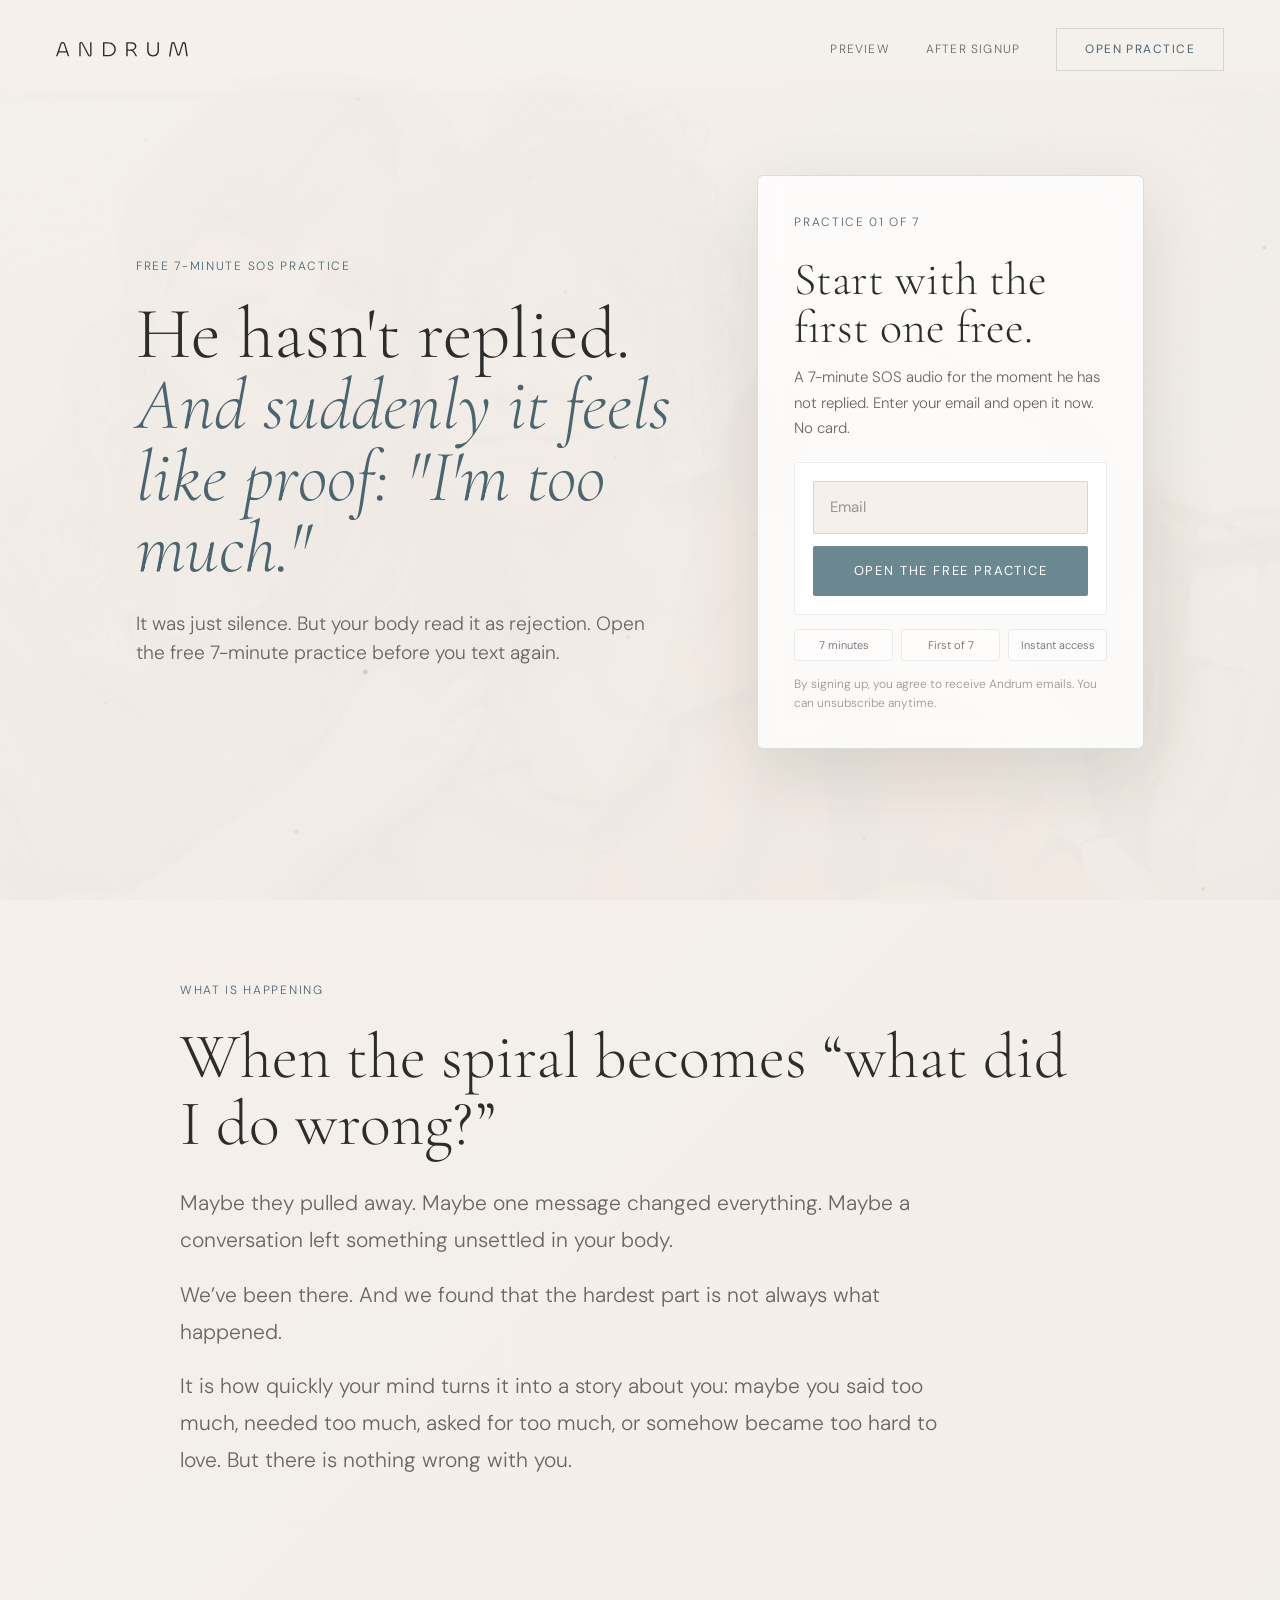
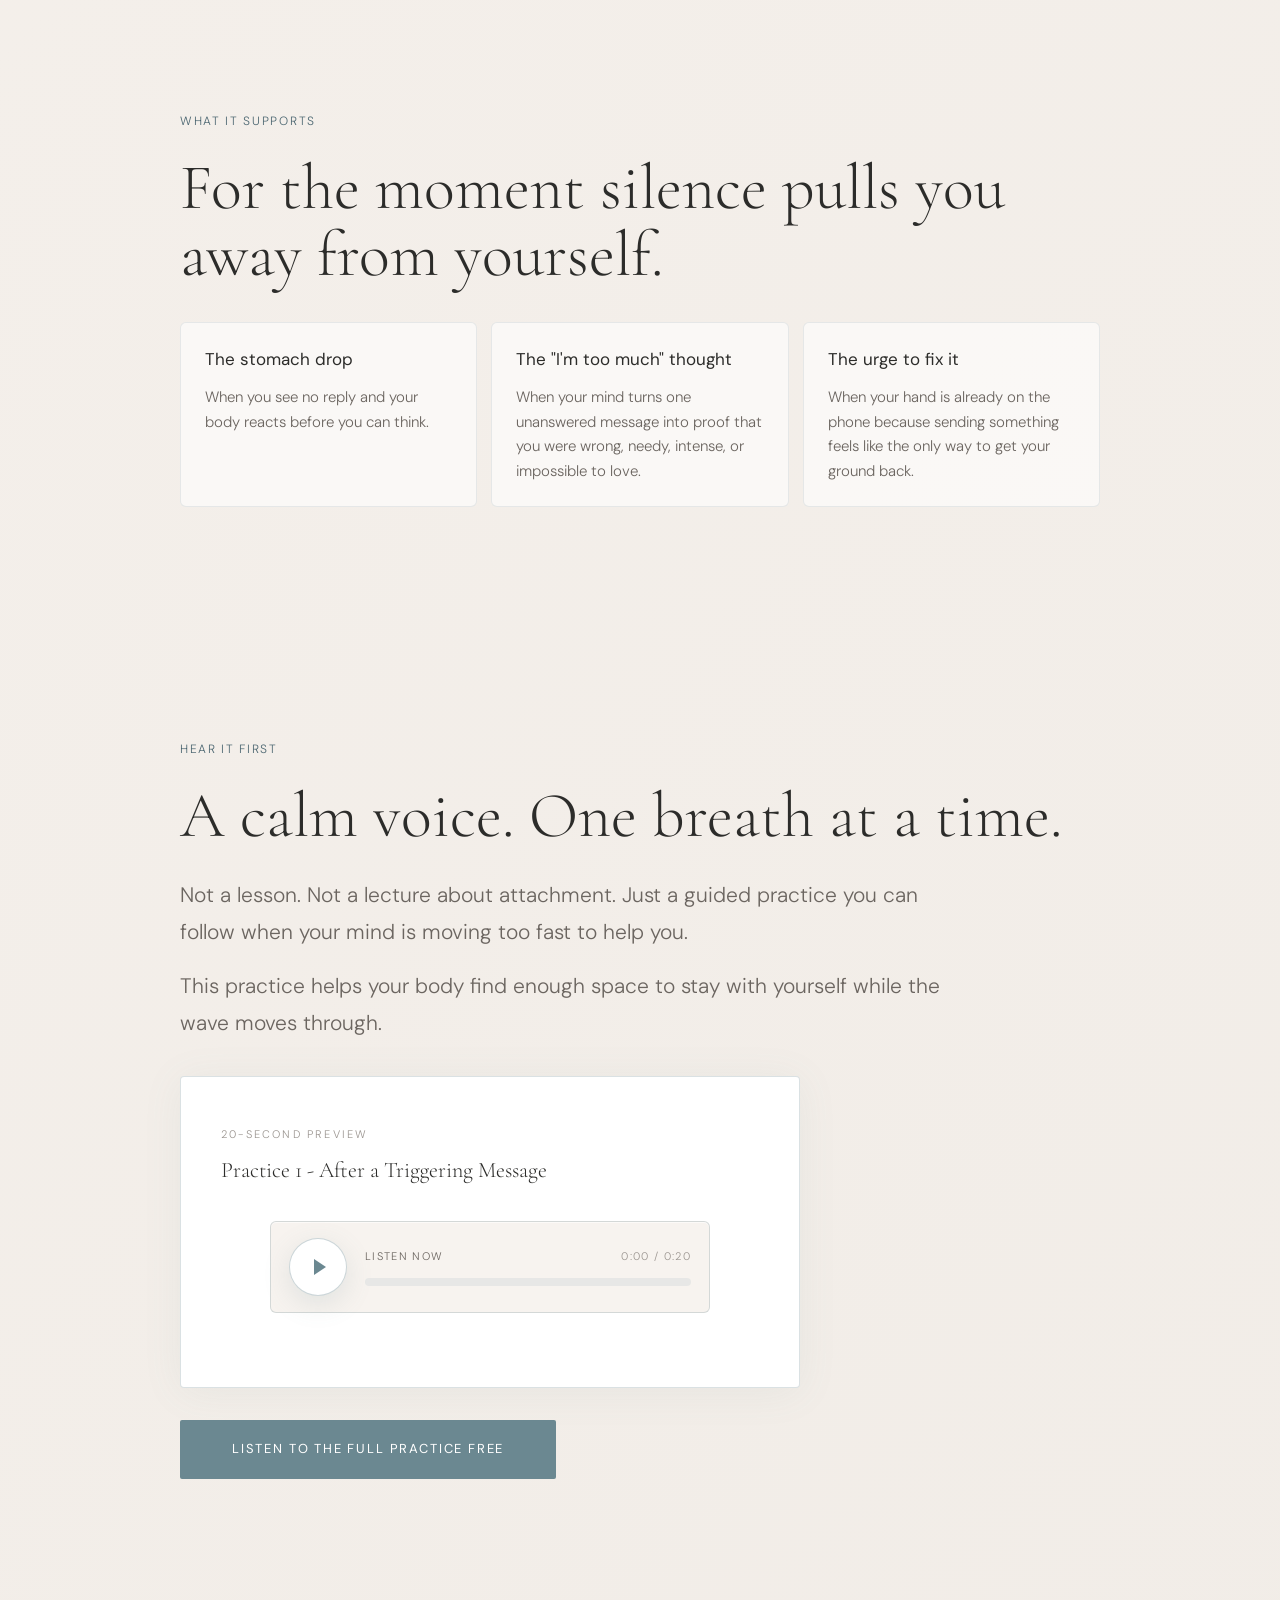
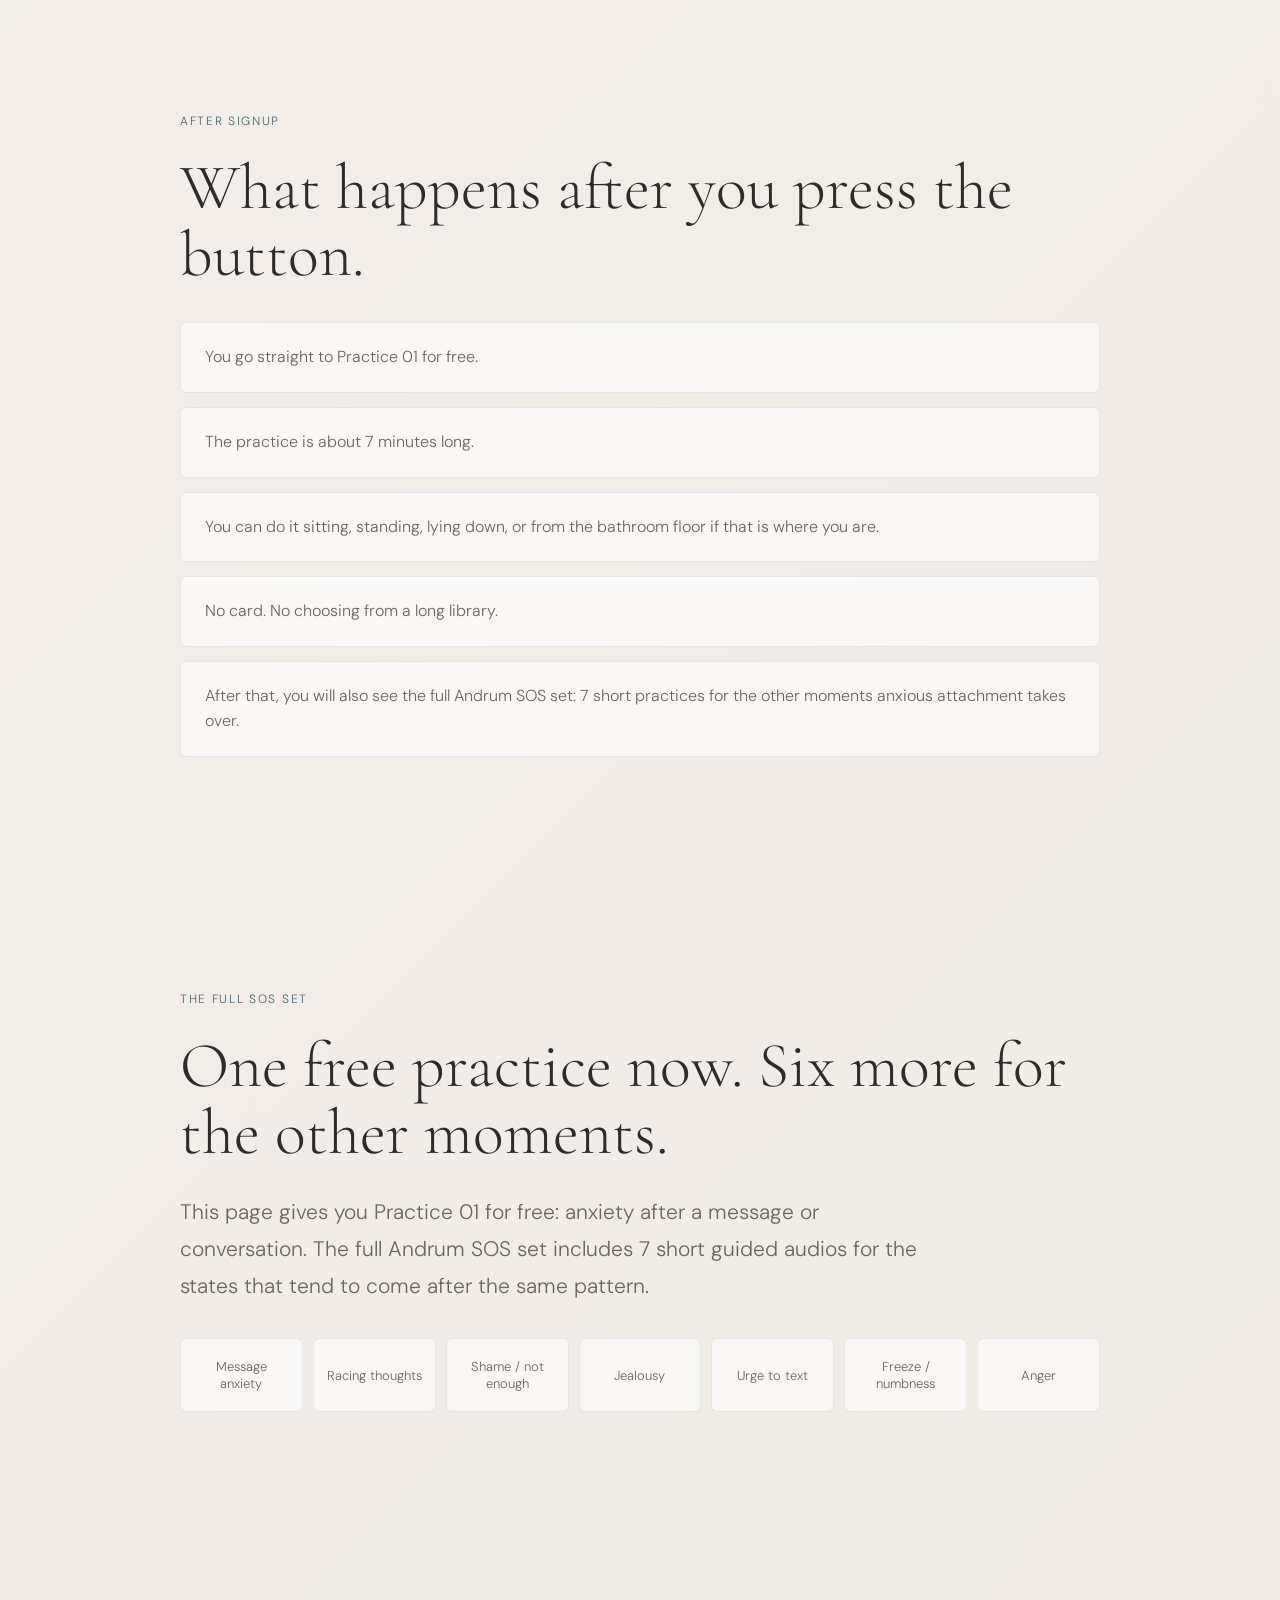
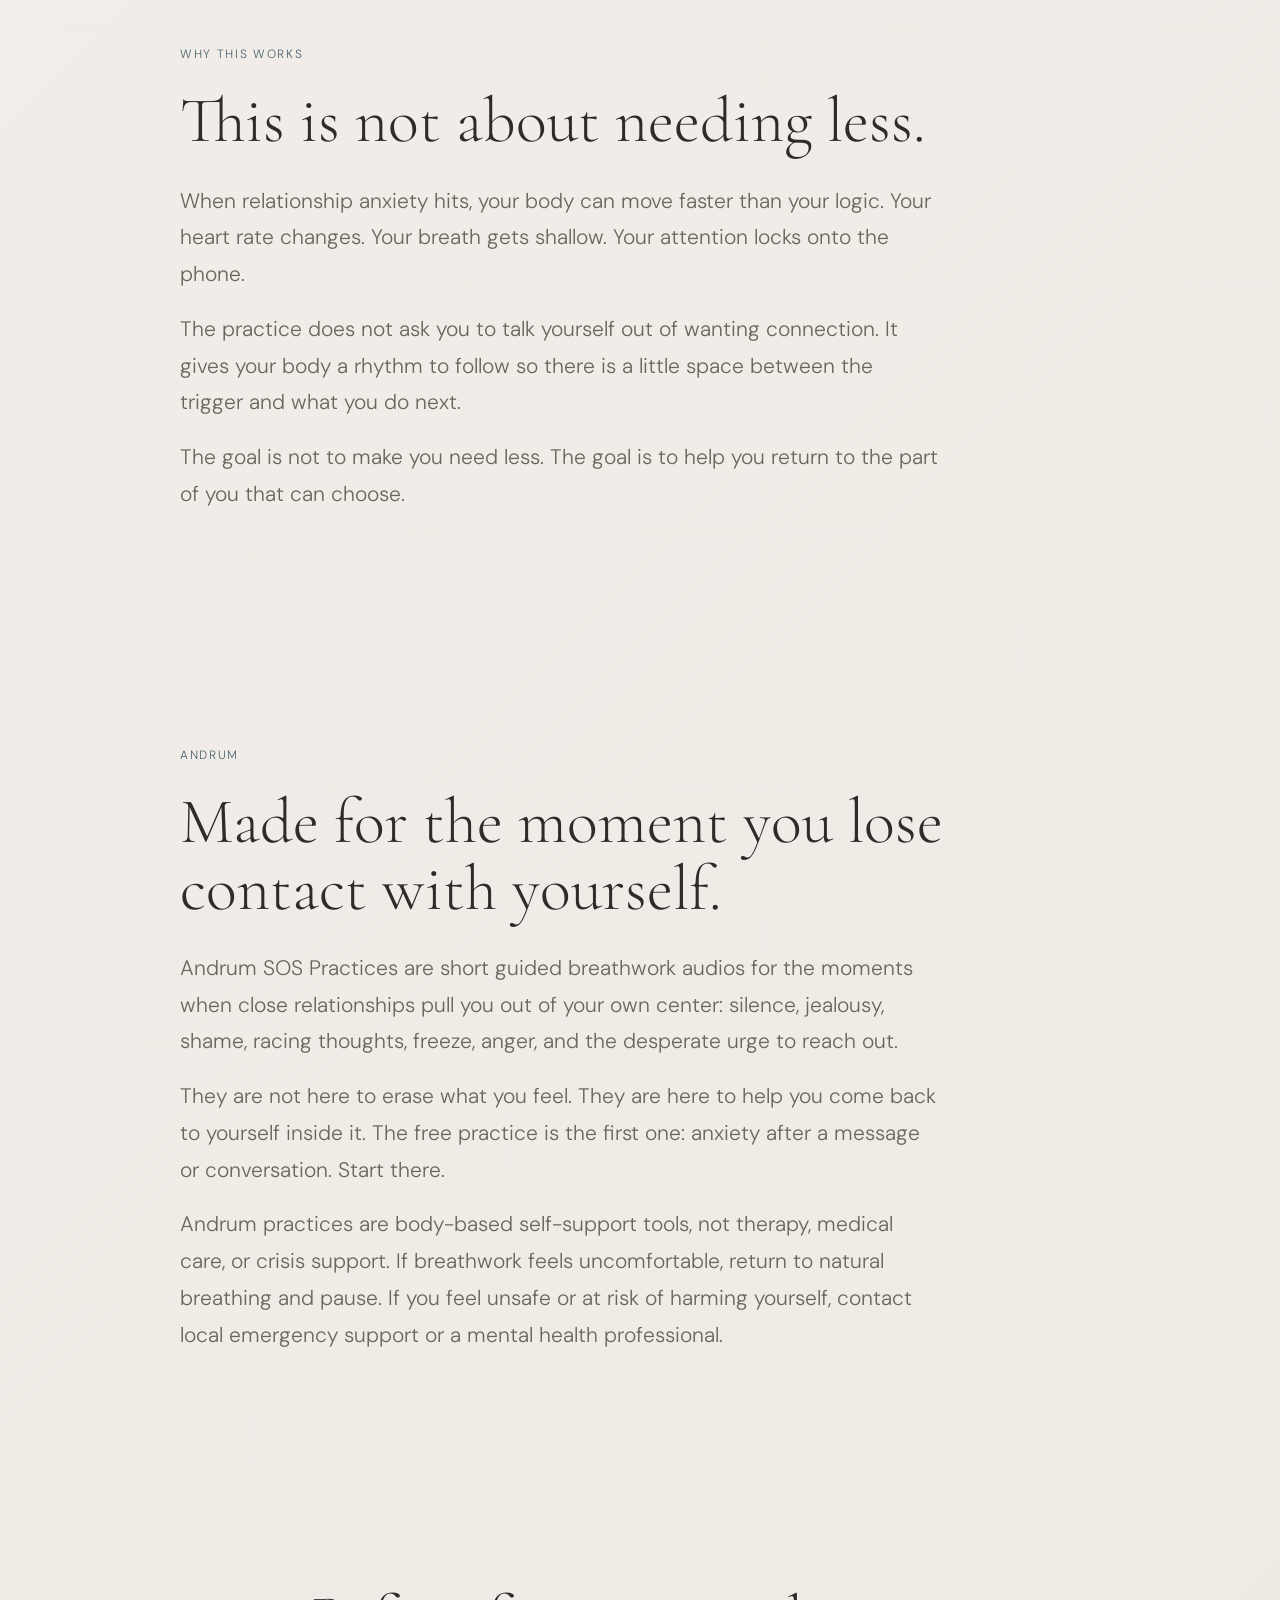
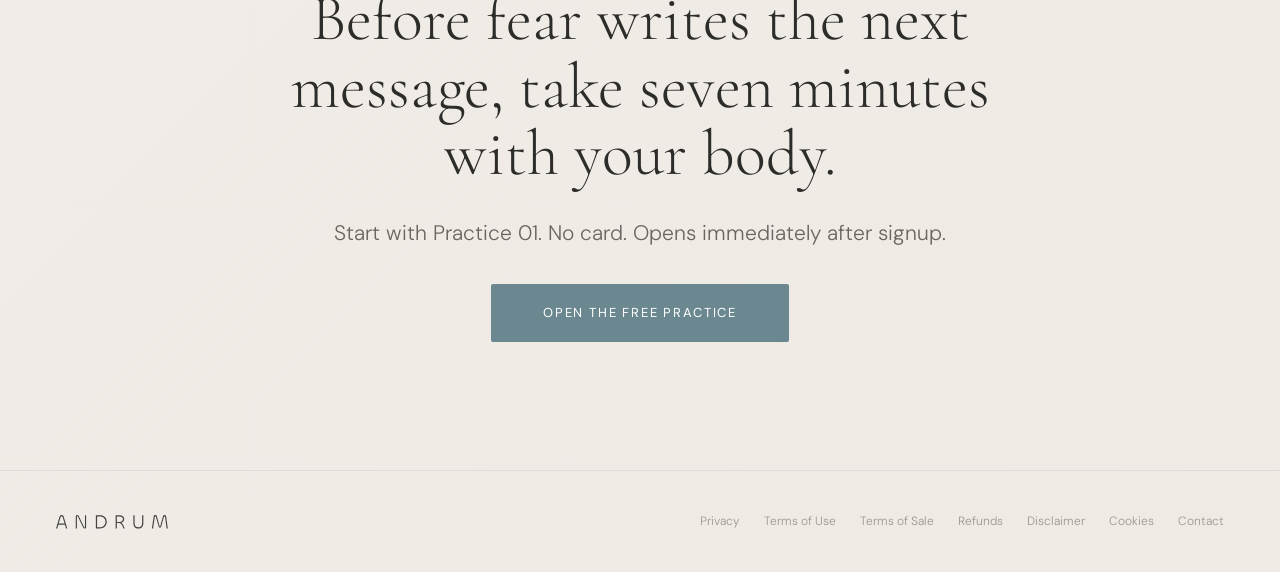
<file: free-practice/index.html>
<!DOCTYPE html>
<html lang="en">
<head>
<meta charset="UTF-8">
<meta name="viewport" content="width=device-width, initial-scale=1.0">
<title>Free SOS Practice - Andrum</title>
<link rel="icon" type="image/png" href="../assets/images/fav.png">
<link rel="apple-touch-icon" href="../assets/images/fav.png">
<link href="https://fonts.googleapis.com/css2?family=Cormorant+Garamond:ital,wght@0,300;0,400;1,300&family=DM+Sans:ital,wght@0,300;0,400&display=swap" rel="stylesheet">
<link rel="stylesheet" href="../assets/css/styles.css?v=20260618-1">
<meta name="facebook-domain-verification" content="3xx6dzc41m1uela67o3lx78pn9i4a4" />
<style>
  body.free-practice-page {
    background:
      linear-gradient(135deg, rgba(245,240,235,0.98), rgba(237,232,226,0.92)),
      url("../assets/images/team-photo.jpg") center/cover fixed;
  }
  .free-page-main {
    position: relative;
    z-index: 1;
  }
  body.free-practice-page .btn-primary,
  body.free-practice-page .btn-outline,
  body.free-practice-page .nav-cta,
  body.free-practice-page #mlb2-41481387 .ml-form-embedSubmit button {
    display: inline-flex;
    align-items: center;
    justify-content: center;
    text-align: center;
  }
  .free-page-hero {
    min-height: 96vh;
    display: grid;
    grid-template-columns: minmax(0, 0.98fr) minmax(380px, 0.68fr);
    gap: clamp(44px, 5vw, 72px);
    align-items: center;
    padding: 124px 56px 64px;
    max-width: 1120px;
    margin: 0 auto;
  }
  .free-page-copy {
    max-width: 620px;
  }
  .free-page-eyebrow,
  .free-section-tag {
    font-size: 12px;
    letter-spacing: 0.14em;
    text-transform: uppercase;
    color: var(--slate-d);
    margin-bottom: 22px;
  }
  .free-page-title {
    font-family: 'Cormorant Garamond', serif;
    font-weight: 300;
    line-height: 0.98;
    font-size: clamp(56px, 5.7vw, 82px);
    margin-bottom: 24px;
    letter-spacing: 0;
  }
  .free-page-title em {
    font-style: italic;
    color: var(--slate-d);
  }
  .free-page-sub {
    max-width: 520px;
    color: var(--text-mid);
    font-size: clamp(18px, 1.5vw, 21px);
    line-height: 1.55;
  }
  .free-page-form-card {
    background: rgba(255,255,255,0.78);
    border: 1px solid var(--border2);
    border-radius: 6px;
    padding: clamp(24px, 4vw, 36px);
    box-shadow: 0 24px 72px rgba(44,44,42,0.13);
    backdrop-filter: blur(12px);
  }
  .free-page-form-card h2 {
    font-family: 'Cormorant Garamond', serif;
    font-size: clamp(32px, 4vw, 46px);
    font-weight: 300;
    line-height: 1.05;
    margin-bottom: 14px;
  }
  .free-page-form-card p {
    color: var(--text-mid);
    font-size: 15px;
    line-height: 1.7;
    margin-bottom: 20px;
  }
  .free-page-note {
    display: block;
    color: var(--text-soft);
    font-size: 12px;
    line-height: 1.55;
    margin-top: 14px;
  }
  .free-page-trust-row {
    display: grid;
    grid-template-columns: repeat(3, minmax(0, 1fr));
    gap: 8px;
    margin-top: 14px;
  }
  .free-page-trust-row span {
    border: 1px solid var(--border);
    border-radius: 4px;
    color: var(--text-mid);
    font-size: 11px;
    line-height: 1.3;
    padding: 8px 9px;
    text-align: center;
    background: rgba(255,255,255,0.42);
  }
  .free-page-section {
    padding: clamp(72px, 10vw, 116px) 56px;
  }
  .free-page-inner {
    max-width: 920px;
    margin: 0 auto;
  }
  .free-page-section h2 {
    font-family: 'Cormorant Garamond', serif;
    font-weight: 300;
    line-height: 1.05;
    font-size: clamp(38px, 5vw, 66px);
    margin-bottom: 28px;
  }
  .free-page-section p {
    color: var(--text-mid);
    font-size: clamp(17px, 2vw, 21px);
    line-height: 1.75;
    max-width: 760px;
  }
  .free-page-section p + p {
    margin-top: 18px;
  }
  .free-page-cta-row {
    margin-top: 32px;
  }
  .free-page-steps,
  .free-page-cards {
    display: grid;
    gap: 14px;
    margin-top: 34px;
  }
  .free-page-step,
  .free-page-card {
    background: rgba(255,255,255,0.58);
    border: 1px solid var(--border);
    border-radius: 6px;
    padding: 22px 24px;
  }
  .free-page-step {
    color: var(--text-mid);
    font-size: 16px;
    line-height: 1.55;
  }
  .free-page-cards {
    grid-template-columns: repeat(3, minmax(0, 1fr));
  }
  .free-page-moments {
    display: grid;
    grid-template-columns: repeat(7, minmax(0, 1fr));
    gap: 10px;
    margin-top: 34px;
  }
  .free-page-moment {
    background: rgba(255,255,255,0.58);
    border: 1px solid var(--border);
    border-radius: 6px;
    color: var(--text-mid);
    font-size: 13px;
    line-height: 1.35;
    min-height: 74px;
    padding: 14px 12px;
    display: flex;
    align-items: center;
    justify-content: center;
    text-align: center;
  }
  .free-page-card h3 {
    font-size: 17px;
    font-weight: 400;
    margin-bottom: 10px;
    color: var(--text);
  }
  .free-page-card p {
    font-size: 15px;
    line-height: 1.65;
  }
  .free-page-audio {
    max-width: 620px;
    margin-top: 34px;
  }
  .free-page-final {
    text-align: center;
    padding-bottom: 128px;
  }
  .free-page-final .free-page-inner {
    max-width: 760px;
  }
  .free-page-final p {
    margin-left: auto;
    margin-right: auto;
  }
  .free-page-safety {
    color: var(--text-soft);
    font-size: 13px;
    line-height: 1.7;
    max-width: 760px;
    margin-top: 26px;
  }
  @media(max-width: 860px) {
    body.free-practice-page nav {
      padding: 16px 20px;
    }
    .free-page-hero {
      grid-template-columns: 1fr;
      gap: 18px;
      min-height: 100vh;
      align-content: start;
      padding: 86px 20px 28px;
    }
    .free-page-eyebrow,
    .free-section-tag {
      font-size: 10px;
      margin-bottom: 10px;
    }
    .free-page-title {
      font-size: clamp(38px, 12vw, 48px);
      line-height: 0.96;
      margin-bottom: 14px;
    }
    .free-page-sub {
      font-size: 15px;
      line-height: 1.42;
    }
    .free-page-form-card {
      padding: 18px;
    }
    .free-page-form-card h2 {
      font-size: 30px;
      margin-bottom: 8px;
    }
    .free-page-form-card p {
      font-size: 14px;
      line-height: 1.45;
      margin-bottom: 12px;
    }
    .free-page-form-card .mailerlite-form-slot {
      padding: 12px;
    }
    .free-page-form-card #mlb2-41481387 input[type="email"] {
      padding: 13px 14px;
      margin-bottom: 10px;
    }
    .free-page-form-card #mlb2-41481387 .ml-form-embedSubmit button {
      padding: 14px 18px;
      font-size: 12px;
    }
    .free-page-trust-row {
      margin-top: 10px;
    }
    .free-page-trust-row span {
      font-size: 10px;
      padding: 7px 6px;
    }
    .free-page-note {
      font-size: 11px;
      line-height: 1.45;
      margin-top: 10px;
    }
    .free-page-section {
      padding: 72px 24px;
    }
    .free-page-cards {
      grid-template-columns: 1fr;
    }
    .free-page-moments {
      grid-template-columns: repeat(2, minmax(0, 1fr));
    }
    .free-page-moment {
      min-height: 58px;
    }
  }
  @media(max-width: 480px) and (max-height: 720px) {
    body.free-practice-page nav {
      padding: 12px 18px;
    }
    .free-page-hero {
      gap: 12px;
      padding: 68px 18px 22px;
    }
    .free-page-title {
      font-size: clamp(34px, 10.5vw, 40px);
      margin-bottom: 10px;
    }
    .free-page-sub {
      font-size: 14px;
      line-height: 1.34;
    }
    .free-page-form-card {
      padding: 14px;
    }
    .free-page-form-card h2 {
      font-size: 26px;
      margin-bottom: 6px;
    }
    .free-page-form-card p {
      font-size: 13px;
      line-height: 1.36;
      margin-bottom: 10px;
    }
    .free-page-form-card .mailerlite-form-slot {
      padding: 10px;
    }
    .free-page-form-card #mlb2-41481387 input[type="email"] {
      padding: 11px 12px;
      margin-bottom: 8px;
    }
    .free-page-form-card #mlb2-41481387 .ml-form-embedSubmit button {
      padding: 12px 14px;
    }
    .free-page-note {
      margin-top: 8px;
    }
  }
</style>
<!-- Google tag (GA4) -->
<script async src="https://www.googletagmanager.com/gtag/js?id=G-SE2VTYM7L8"></script>
<script>
window.dataLayer = window.dataLayer || [];
function gtag(){dataLayer.push(arguments);}
gtag('js', new Date());
gtag('config', 'G-SE2VTYM7L8');
</script>
<!-- Meta Pixel Code -->
<script>
!function(f,b,e,v,n,t,s)
{if(f.fbq)return;n=f.fbq=function(){n.callMethod?
n.callMethod.apply(n,arguments):n.queue.push(arguments)};
if(!f._fbq)f._fbq=n;n.push=n;n.loaded=!0;n.version='2.0';
n.queue=[];t=b.createElement(e);t.async=!0;
t.src=v;s=b.getElementsByTagName(e)[0];
s.parentNode.insertBefore(t,s)}(window, document,'script',
'https://connect.facebook.net/en_US/fbevents.js');
fbq('init', '1745914763452751');
fbq('track', 'PageView');
</script>
<noscript><img height="1" width="1" style="display:none"
src="https://www.facebook.com/tr?id=1745914763452751&ev=PageView&noscript=1"
/></noscript>
</head>
<body class="free-practice-page">
<canvas id="particles-canvas"></canvas>

<nav>
  <a href="../index.html" class="logo" aria-label="Andrum home">
    <img src="../assets/images/andrum-logo.svg" alt="Andrum">
  </a>
  <div class="nav-links">
    <a href="#preview" class="nav-link">Preview</a>
    <a href="#after" class="nav-link">After signup</a>
    <a href="#free-practice" class="nav-cta">Open practice</a>
  </div>
  <button class="burger" id="burger" aria-label="Menu">
    <span></span>
    <span></span>
    <span></span>
  </button>
</nav>

<div class="mobile-menu" id="mobile-menu">
  <div class="mobile-menu-backdrop" id="menu-backdrop"></div>
  <div class="mobile-menu-panel">
    <div class="mobile-menu-tag">Andrum</div>
    <nav class="mobile-nav-links">
      <a href="#preview" class="mobile-nav-link">Preview</a>
      <a href="#after" class="mobile-nav-link">After signup</a>
      <a href="#free-practice" class="mobile-nav-link">Open practice</a>
    </nav>
  </div>
</div>

<main class="free-page-main">
  <section class="free-page-hero" id="free-practice">
    <div class="free-page-copy reveal">
      <div class="free-page-eyebrow">Free 7-minute SOS practice</div>
      <h1 class="free-page-title">He hasn't replied.<br><em>And suddenly it feels like proof: "I'm too much."</em></h1>
      <p class="free-page-sub">It was just silence. But your body read it as rejection. Open the free 7-minute practice before you text again.</p>
    </div>

    <div class="free-page-form-card reveal">
      <div class="free-section-tag">Practice 01 of 7</div>
      <h2>Start with the first one free.</h2>
      <p>A 7-minute SOS audio for the moment he has not replied. Enter your email and open it now. No card.</p>
      <div class="mailerlite-form-slot">
        <div id="mlb2-41481387" class="ml-form-embedContainer ml-subscribe-form ml-subscribe-form-41481387">
          <div class="ml-form-align-center">
            <div class="ml-form-embedWrapper embedForm">
              <div class="ml-form-embedBody ml-form-embedBodyDefault row-form">
                <form class="ml-block-form" action="https://assets.mailerlite.com/jsonp/2360637/forms/187881635271673818/subscribe" data-code="" method="post" target="_blank">
                  <div class="ml-form-formContent">
                    <div class="ml-form-fieldRow ml-last-item">
                      <div class="ml-field-group ml-field-email ml-validate-email ml-validate-required">
                        <label class="sr-only" for="mailerlite-email">Email</label>
                        <input id="mailerlite-email" aria-label="email" aria-required="true" type="email" class="form-control" name="fields[email]" placeholder="Email" autocomplete="email">
                      </div>
                    </div>
                  </div>
                  <input type="hidden" name="ml-submit" value="1">
                  <div class="ml-form-embedSubmit">
                    <button type="submit" class="primary">Open the free practice</button>
                    <button disabled="disabled" style="display: none;" type="button" class="loading">
                      <span class="ml-form-embedSubmitLoad"></span>
                      <span class="sr-only">Loading...</span>
                    </button>
                  </div>
                  <input type="hidden" name="anticsrf" value="true">
                </form>
              </div>
              <div class="ml-form-successBody row-success" style="display: none">
                <div class="ml-form-successContent">
                  <h4>Opening the practice...</h4>
                  <p>You will be redirected in a moment.</p>
                </div>
              </div>
            </div>
          </div>
        </div>
      </div>
      <div class="free-page-trust-row" aria-label="Free practice details">
        <span>7 minutes</span>
        <span>First of 7</span>
        <span>Instant access</span>
      </div>
      <span class="free-page-note">By signing up, you agree to receive Andrum emails. You can unsubscribe anytime.</span>
    </div>
  </section>

  <section class="free-page-section">
    <div class="free-page-inner reveal">
      <div class="free-section-tag">What is happening</div>
      <h2>When the spiral becomes “what did I do wrong?”</h2>
      <p>Maybe they pulled away. Maybe one message changed everything. Maybe a conversation left something unsettled in your body.</p>
      <p>We’ve been there. And we found that the hardest part is not always what happened.</p>
      <p>It is how quickly your mind turns it into a story about you: maybe you said too much, needed too much, asked for too much, or somehow became too hard to love. But there is nothing wrong with you.</p>
    </div>
  </section>

  <section class="free-page-section">
    <div class="free-page-inner reveal">
      <div class="free-section-tag">What it supports</div>
      <h2>For the moment silence pulls you away from yourself.</h2>
      <div class="free-page-cards">
        <div class="free-page-card">
          <h3>The stomach drop</h3>
          <p>When you see no reply and your body reacts before you can think.</p>
        </div>
        <div class="free-page-card">
          <h3>The "I'm too much" thought</h3>
          <p>When your mind turns one unanswered message into proof that you were wrong, needy, intense, or impossible to love.</p>
        </div>
        <div class="free-page-card">
          <h3>The urge to fix it</h3>
          <p>When your hand is already on the phone because sending something feels like the only way to get your ground back.</p>
        </div>
      </div>
    </div>
  </section>

  <section class="free-page-section" id="preview">
    <div class="free-page-inner reveal">
      <div class="free-section-tag">Hear it first</div>
      <h2>A calm voice. One breath at a time.</h2>
      <p>Not a lesson. Not a lecture about attachment. Just a guided practice you can follow when your mind is moving too fast to help you.</p>
      <p>This practice helps your body find enough space to stay with yourself while the wave moves through.</p>
      <div class="audio-box free-page-audio">
        <div class="audio-tag">20-second preview</div>
        <div class="audio-title">Practice 1 - After a Triggering Message</div>
        <div class="preview-player" data-audio-player>
          <button class="preview-play" type="button" data-audio-toggle aria-label="Play audio preview">
            <span class="preview-play-icon" aria-hidden="true"></span>
          </button>
          <div class="preview-player-body">
            <div class="preview-player-top">
              <span>Listen now</span>
              <span data-audio-time>0:00 / 0:00</span>
            </div>
            <div class="preview-progress" data-audio-seek role="slider" aria-label="Audio progress" aria-valuemin="0" aria-valuemax="100" aria-valuenow="0" tabindex="0">
              <div class="preview-progress-fill" data-audio-progress></div>
            </div>
          </div>
          <audio class="audio-player" preload="metadata">
            <source src="../assets/audio/sos-practice-preview.mp3" type="audio/mpeg">
          </audio>
        </div>
      </div>
      <div class="free-page-cta-row">
        <a href="#free-practice" class="btn-primary">Listen to the full practice free</a>
      </div>
    </div>
  </section>

  <section class="free-page-section" id="after">
    <div class="free-page-inner reveal">
      <div class="free-section-tag">After signup</div>
      <h2>What happens after you press the button.</h2>
      <div class="free-page-steps">
        <div class="free-page-step">You go straight to Practice 01 for free.</div>
        <div class="free-page-step">The practice is about 7 minutes long.</div>
        <div class="free-page-step">You can do it sitting, standing, lying down, or from the bathroom floor if that is where you are.</div>
        <div class="free-page-step">No card. No choosing from a long library.</div>
        <div class="free-page-step">After that, you will also see the full Andrum SOS set: 7 short practices for the other moments anxious attachment takes over.</div>
      </div>
    </div>
  </section>

  <section class="free-page-section">
    <div class="free-page-inner reveal">
      <div class="free-section-tag">The full SOS set</div>
      <h2>One free practice now. Six more for the other moments.</h2>
      <p>This page gives you Practice 01 for free: anxiety after a message or conversation. The full Andrum SOS set includes 7 short guided audios for the states that tend to come after the same pattern.</p>
      <div class="free-page-moments" aria-label="Seven SOS practice moments">
        <div class="free-page-moment">Message anxiety</div>
        <div class="free-page-moment">Racing thoughts</div>
        <div class="free-page-moment">Shame / not enough</div>
        <div class="free-page-moment">Jealousy</div>
        <div class="free-page-moment">Urge to text</div>
        <div class="free-page-moment">Freeze / numbness</div>
        <div class="free-page-moment">Anger</div>
      </div>
    </div>
  </section>

  <section class="free-page-section">
    <div class="free-page-inner reveal">
      <div class="free-section-tag">Why this works</div>
      <h2>This is not about needing less.</h2>
      <p>When relationship anxiety hits, your body can move faster than your logic. Your heart rate changes. Your breath gets shallow. Your attention locks onto the phone.</p>
      <p>The practice does not ask you to talk yourself out of wanting connection. It gives your body a rhythm to follow so there is a little space between the trigger and what you do next.</p>
      <p>The goal is not to make you need less. The goal is to help you return to the part of you that can choose.</p>
    </div>
  </section>

  <section class="free-page-section">
    <div class="free-page-inner reveal">
      <div class="free-section-tag">Andrum</div>
      <h2>Made for the moment you lose contact with yourself.</h2>
      <p>Andrum SOS Practices are short guided breathwork audios for the moments when close relationships pull you out of your own center: silence, jealousy, shame, racing thoughts, freeze, anger, and the desperate urge to reach out.</p>
      <p>They are not here to erase what you feel. They are here to help you come back to yourself inside it. The free practice is the first one: anxiety after a message or conversation. Start there.</p>
      <p class="free-page-safety">Andrum practices are body-based self-support tools, not therapy, medical care, or crisis support. If breathwork feels uncomfortable, return to natural breathing and pause. If you feel unsafe or at risk of harming yourself, contact local emergency support or a mental health professional.</p>
    </div>
  </section>

  <section class="free-page-section free-page-final">
    <div class="free-page-inner reveal">
      <h2>Before fear writes the next message, take seven minutes with your body.</h2>
      <p>Start with Practice 01. No card. Opens immediately after signup.</p>
      <div class="free-page-cta-row">
        <a href="#free-practice" class="btn-primary">Open the free practice</a>
      </div>
    </div>
  </section>
</main>

<footer class="site-footer">
  <a href="../index.html" class="logo footer-logo" aria-label="Andrum home">
    <img src="../assets/images/andrum-logo.svg" alt="Andrum">
  </a>
  <div class="footer-links">
    <a href="../legal/privacy-policy.html">Privacy</a>
    <a href="../legal/terms-of-use.html">Terms of Use</a>
    <a href="../legal/terms-of-sale.html">Terms of Sale</a>
    <a href="../legal/refund-policy.html">Refunds</a>
    <a href="../legal/medical-psychological-disclaimer.html">Disclaimer</a>
    <a href="../legal/cookie-policy.html">Cookies</a>
    <a href="mailto:hello@andrum.space">Contact</a>
  </div>
</footer>

<script>
  function isTrackingDebugEnabled() {
    var debugParams = new URLSearchParams(window.location.search);
    return (
      debugParams.get('debug_mode') === 'true' ||
      debugParams.get('ga_debug') === '1' ||
      window.location.hostname === 'localhost' ||
      window.location.hostname === '127.0.0.1' ||
      window.location.protocol === 'file:'
    );
  }

  function logTrackingDebug(label, payload) {
    if (!isTrackingDebugEnabled() || !window.console || typeof window.console.info !== 'function') return;
    window.console.info('[Andrum tracking]', label, payload || {});
  }

  function trackGoogleEvent(eventName, params, callback) {
    if (typeof window.gtag !== 'function') {
      logTrackingDebug('ga4_missing:' + eventName, params);
      if (typeof callback === 'function') callback();
      return false;
    }

    var eventParams = Object.assign({
      event_category: 'engagement',
      page_location: window.location.href,
      page_title: document.title
    }, params || {});

    if (isTrackingDebugEnabled()) {
      eventParams.debug_mode = true;
    }

    if (typeof callback === 'function') {
      var callbackWasCalled = false;
      var fallbackTimer = setTimeout(function() {
        if (callbackWasCalled) return;
        callbackWasCalled = true;
        callback();
      }, 900);
      eventParams.event_callback = function() {
        if (callbackWasCalled) return;
        callbackWasCalled = true;
        clearTimeout(fallbackTimer);
        callback();
      };
      eventParams.event_timeout = 800;
    }

    window.gtag('event', eventName, eventParams);
    logTrackingDebug('ga4:' + eventName, eventParams);
    return true;
  }
  window.trackGoogleEvent = trackGoogleEvent;

  function trackMetaLeadOnce() {
    if (window.__andrumMetaLeadTracked) return false;
    window.__andrumMetaLeadTracked = true;
    if (typeof window.fbq === 'function') {
      window.fbq('track', 'Lead');
      logTrackingDebug('meta:Lead', {});
      return true;
    }
    logTrackingDebug('meta_missing:Lead', {});
    return false;
  }
  window.trackMetaLeadOnce = trackMetaLeadOnce;

  function trackMetaCustomEvent(eventName, params) {
    if (typeof window.fbq !== 'function') return false;
    window.fbq('trackCustom', eventName, params || {});
    logTrackingDebug('meta:' + eventName, params || {});
    return true;
  }
  window.trackMetaCustomEvent = trackMetaCustomEvent;

  function ml_webform_success_41481387() {
    var leadTracked = trackMetaLeadOnce();
    var redirectToFreePractice = function() {
      if (window.__andrumFreePracticeRedirectStarted) return;
      window.__andrumFreePracticeRedirectStarted = true;

      trackMetaCustomEvent('RedirectToPractice', {
        destination: 'teachable_free_practice',
        form_id: '41481387',
        landing_page: 'free-practice'
      });
      trackGoogleEvent('redirect_to_practice', {
        destination: 'teachable_free_practice',
        form_id: '41481387',
        landing_page: 'free-practice'
      });

      try {
        window.top.location.href = 'https://andrumspace.teachable.com/courses/sos-practices-collection-of-7-guided-breathwork-audios/lectures/65814234';
      } catch (e) {
        window.location.href = 'https://andrumspace.teachable.com/courses/sos-practices-collection-of-7-guided-breathwork-audios/lectures/65814234';
      }
    };

    if (window.__andrumEmailSubmittedTracked) {
      redirectToFreePractice();
      return;
    }
    window.__andrumEmailSubmittedTracked = true;

    trackGoogleEvent('email_submitted', {
      method: 'mailerlite',
      form_id: '41481387',
      landing_page: 'free-practice'
    }, function() {
      setTimeout(redirectToFreePractice, leadTracked ? 150 : 0);
    });
  }
  window.ml_webform_success_41481387 = ml_webform_success_41481387;

  document.addEventListener('DOMContentLoaded', function() {
    var emailInput = document.getElementById('mailerlite-email');
    var freePracticeForm = document.querySelector('#mlb2-41481387 form');
    var formStartTracked = false;
    var scrollDepths = [25, 50, 75, 90];
    var trackedScrollDepths = {};

    function getScrollPercent() {
      var scrollableHeight = Math.max(
        document.documentElement.scrollHeight,
        document.body.scrollHeight
      ) - window.innerHeight;

      if (scrollableHeight <= 0) return 100;

      return Math.min(100, Math.round((window.scrollY / scrollableHeight) * 100));
    }

    function trackScrollDepth() {
      var scrollPercent = getScrollPercent();

      scrollDepths.forEach(function(depth) {
        if (trackedScrollDepths[depth] || scrollPercent < depth) return;
        trackedScrollDepths[depth] = true;

        trackGoogleEvent('scroll_' + depth, {
          percent_scrolled: depth,
          landing_page: 'free-practice'
        });
      });
    }

    function trackFormStart() {
      if (formStartTracked) return;
      formStartTracked = true;
      trackMetaCustomEvent('FreePracticeFormStart', {
        form_id: '41481387',
        landing_page: 'free-practice'
      });
      trackGoogleEvent('form_start', {
        form_id: '41481387',
        form_name: 'free_practice_form',
        landing_page: 'free-practice'
      });
    }
    if (emailInput) {
      emailInput.addEventListener('focus', trackFormStart, { once: true });
      emailInput.addEventListener('input', trackFormStart, { once: true });
    }
    if (freePracticeForm) {
      freePracticeForm.addEventListener('submit', function() {
        trackMetaCustomEvent('FreePracticeSubmitClick', {
          form_id: '41481387',
          landing_page: 'free-practice'
        });
        trackGoogleEvent('free_practice_submit_click', {
          form_id: '41481387',
          form_name: 'free_practice_form',
          landing_page: 'free-practice'
        });
      });
    }
    document.querySelectorAll('a[href="#free-practice"]').forEach(function(link) {
      link.addEventListener('click', function() {
        trackMetaCustomEvent('FreePracticeClick', {
          link_text: link.textContent.trim(),
          landing_page: 'free-practice'
        });
        trackGoogleEvent('free_practice_click', {
          link_text: link.textContent.trim(),
          landing_page: 'free-practice'
        });
      });
    });
    trackScrollDepth();
    window.addEventListener('scroll', trackScrollDepth, { passive: true });
    window.addEventListener('resize', trackScrollDepth);
  });
</script>
<script src="../assets/js/main.js?v=20260615-1"></script>
<script src="https://groot.mailerlite.com/js/w/webforms.min.js?vb397d78ebaa8a0f631d35384c46d781b" type="text/javascript"></script>
<script>
  fetch("https://assets.mailerlite.com/jsonp/2360637/forms/187881635271673818/takel");
</script>
</body>
</html>
</file>
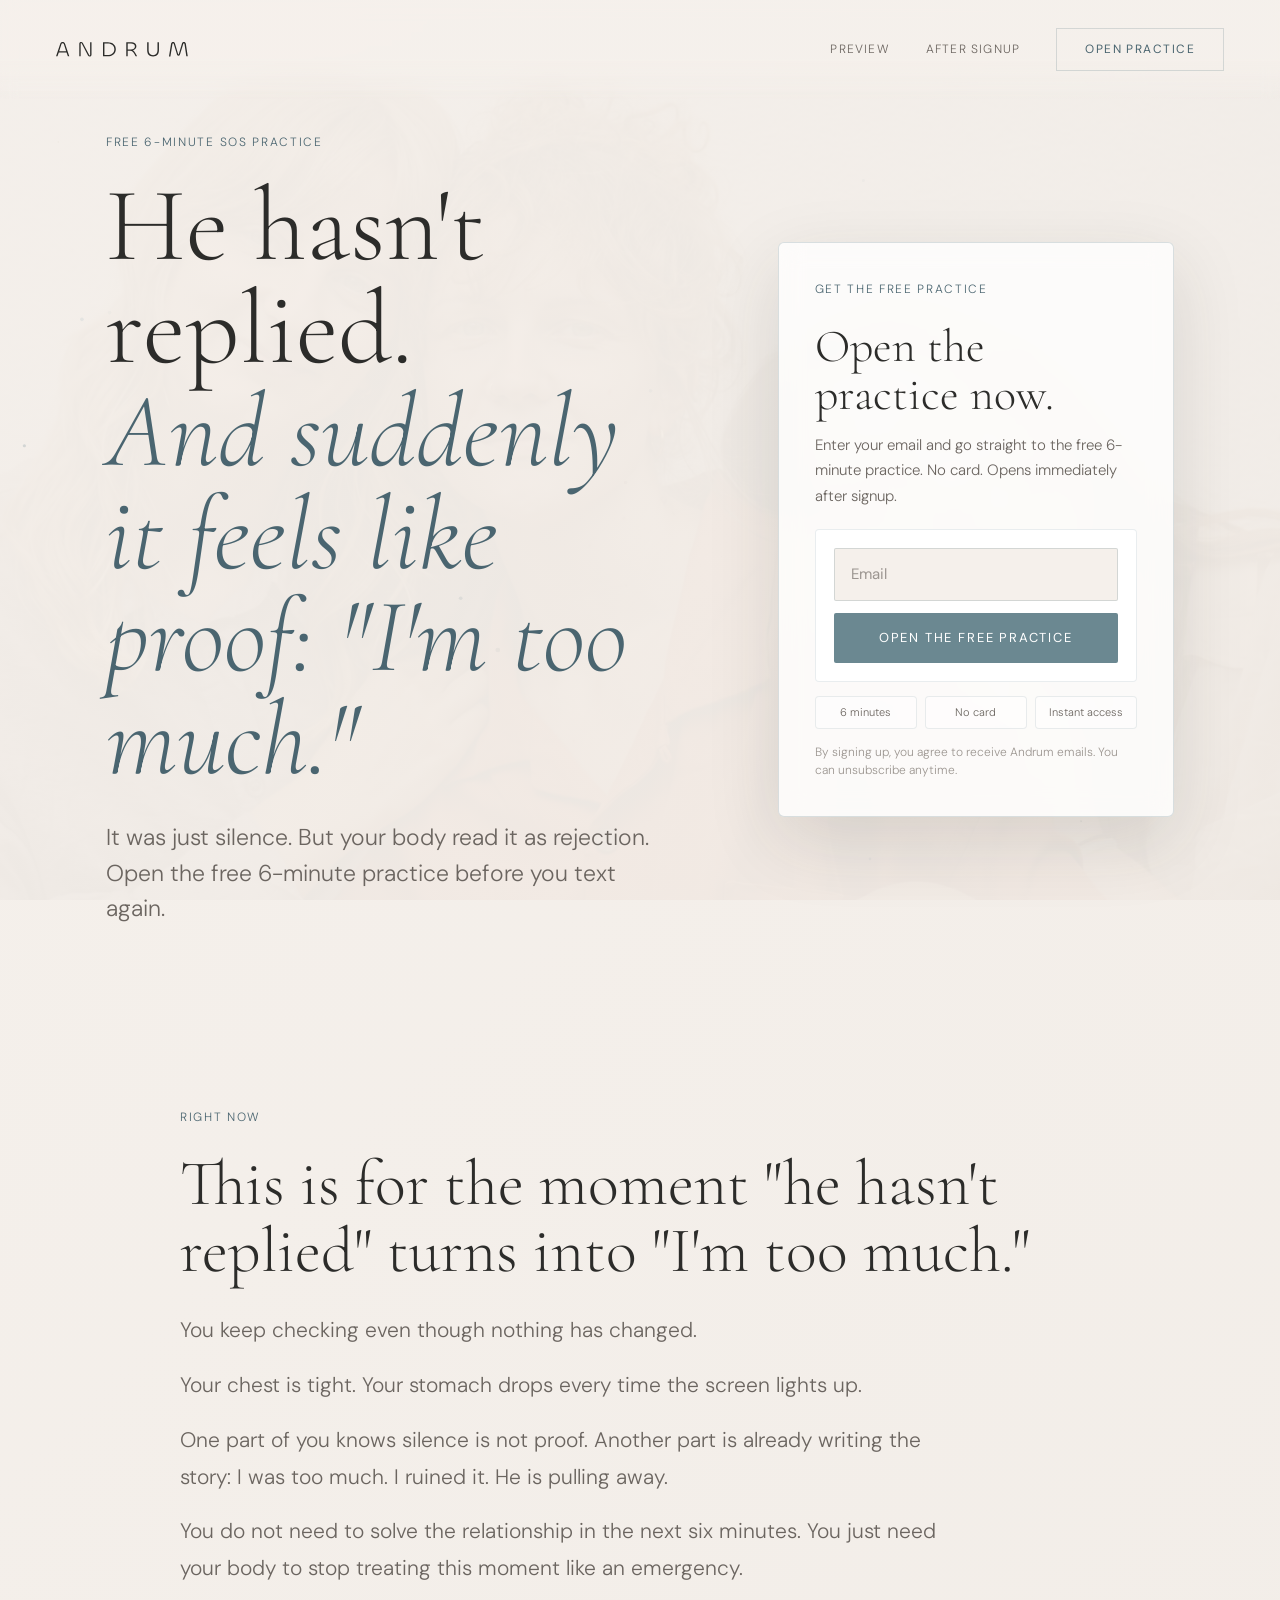
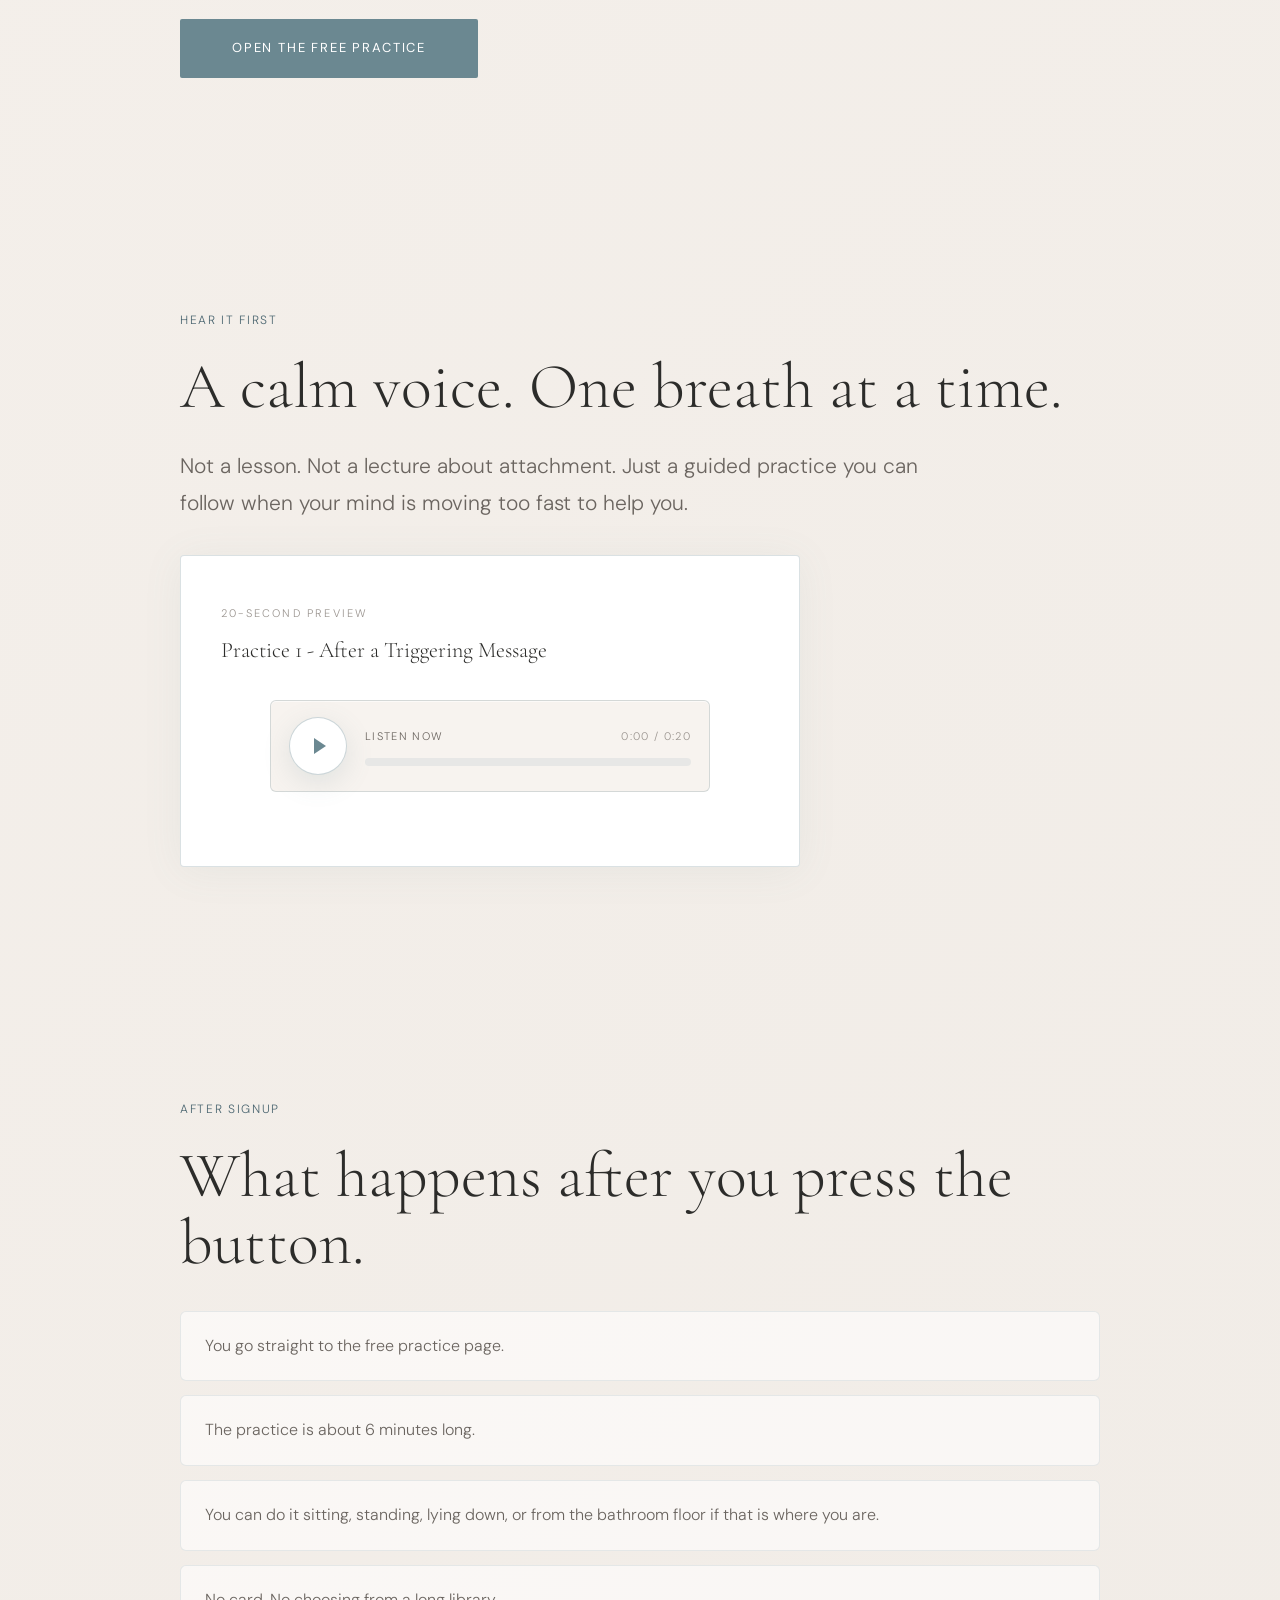
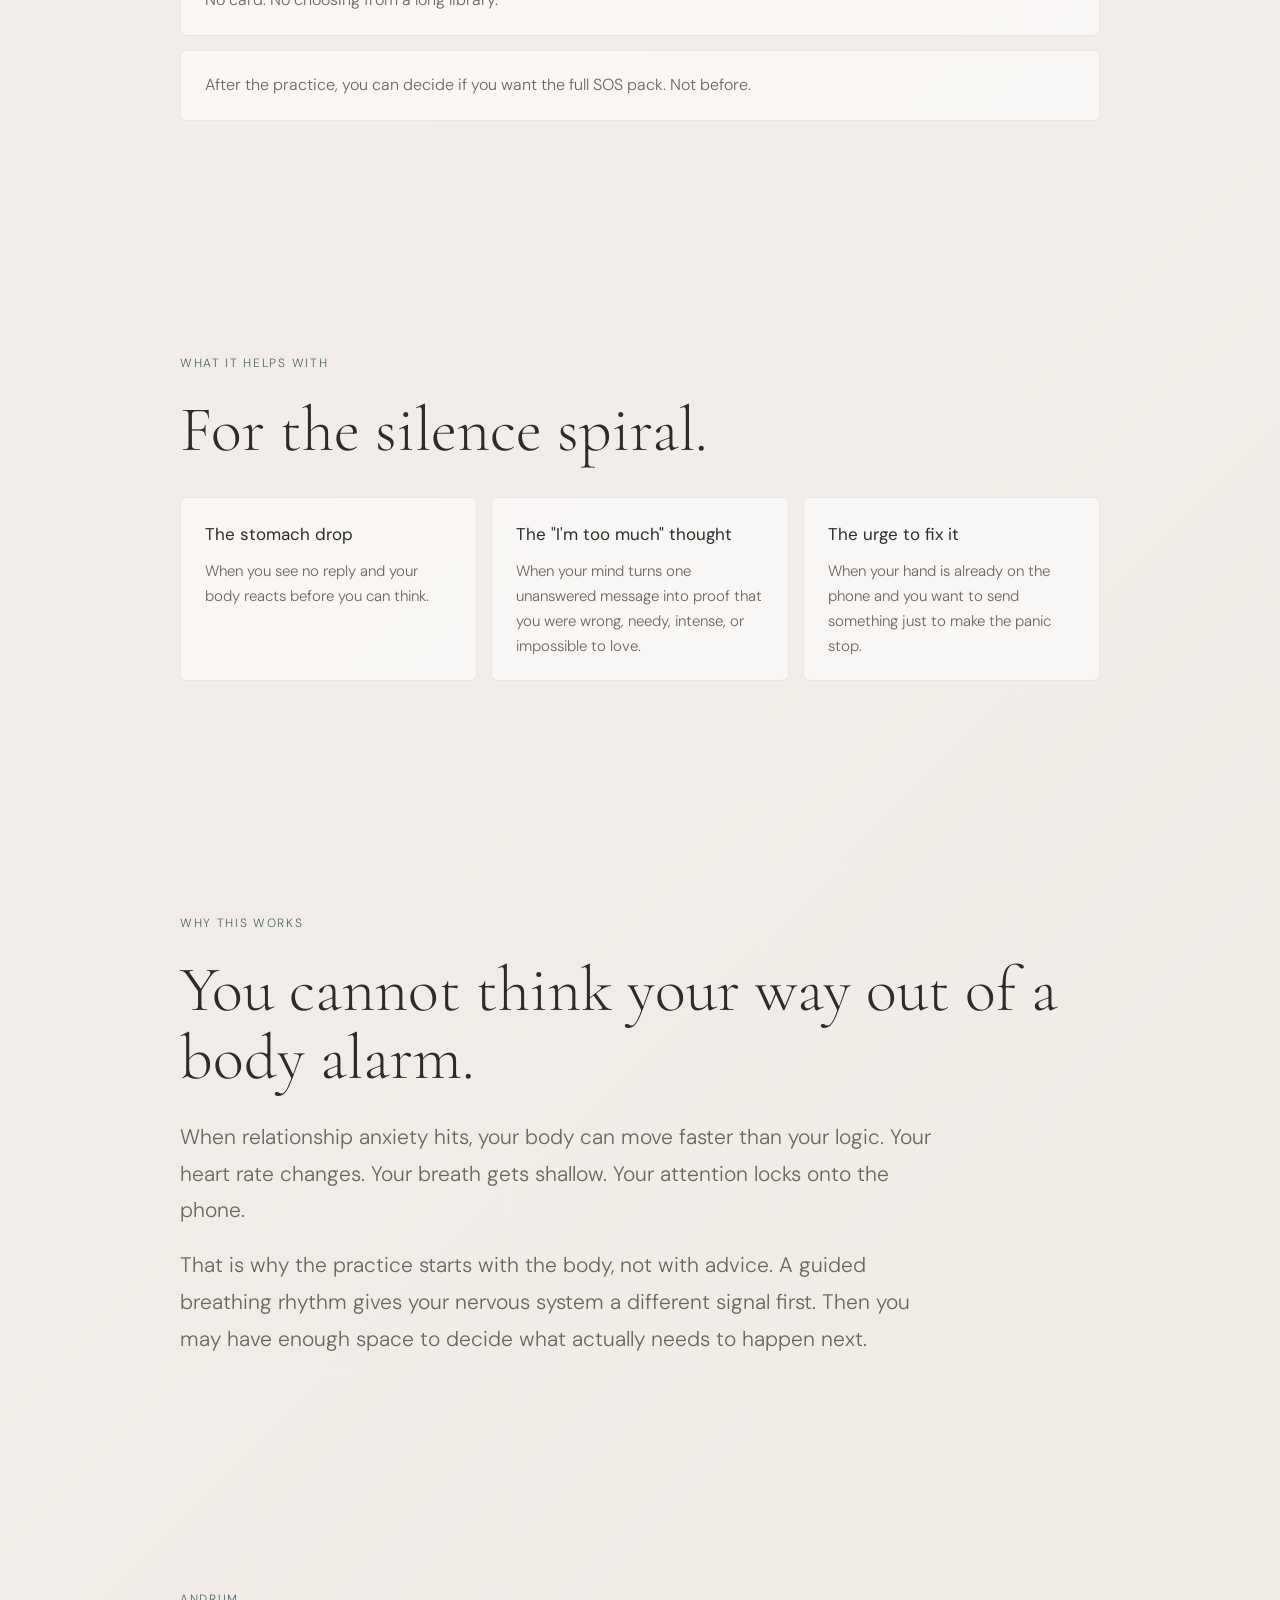
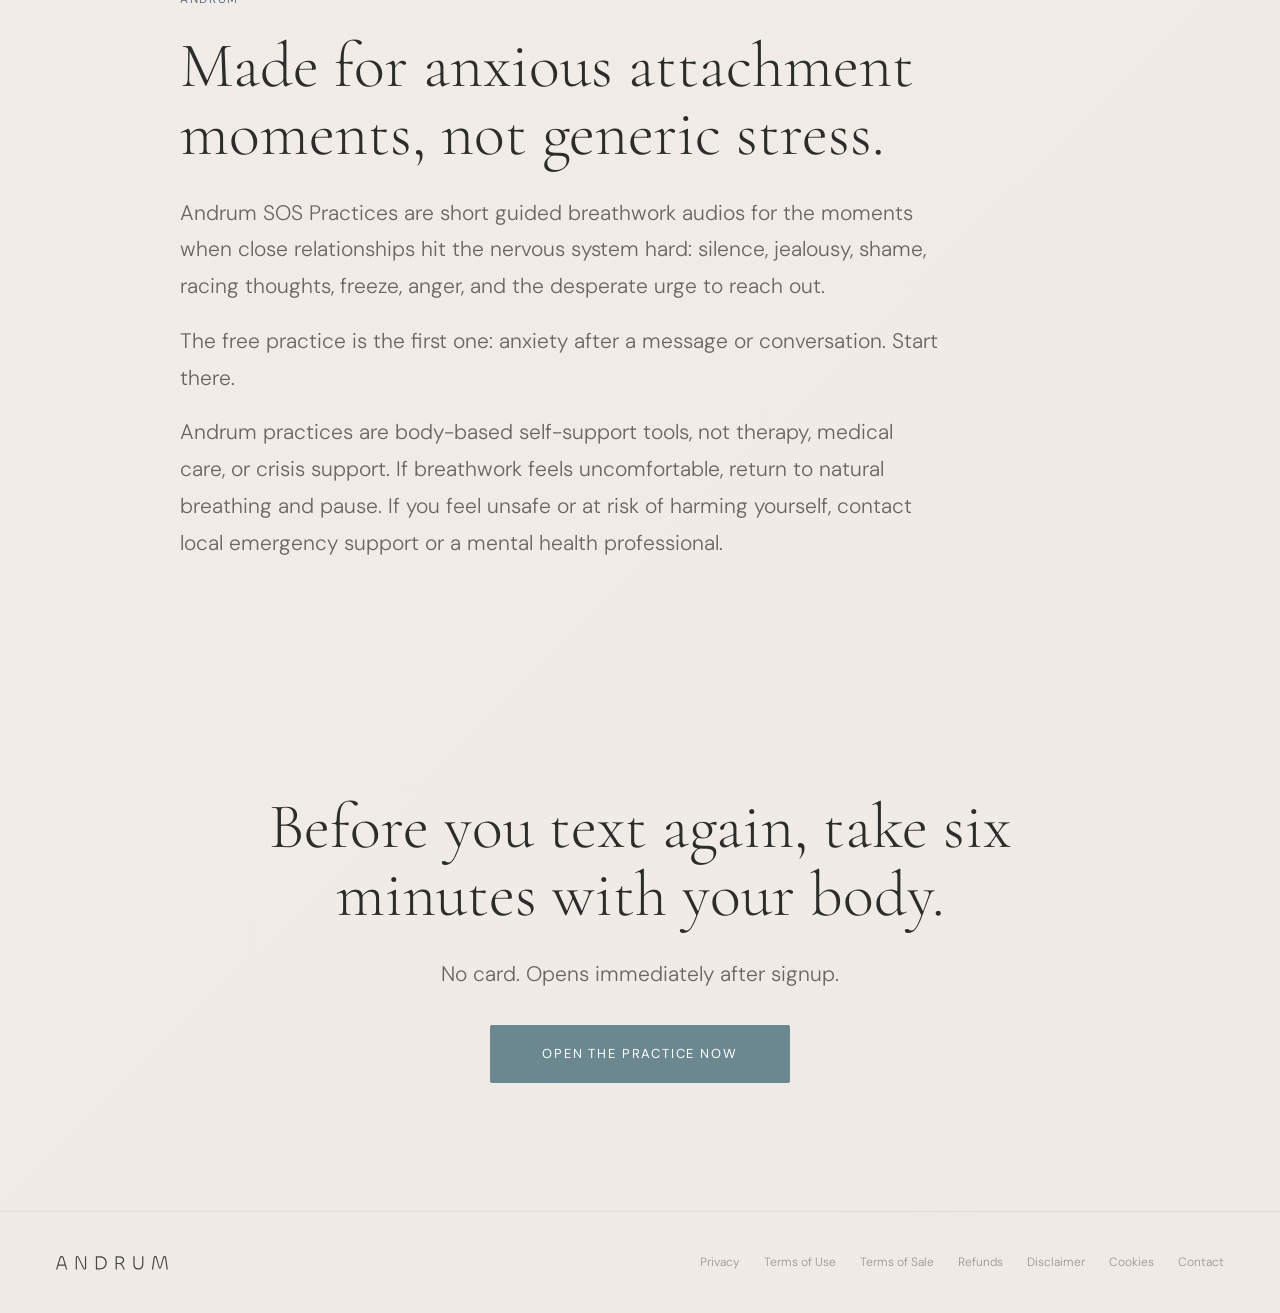
<file: free-practice.html>
<!DOCTYPE html>
<html lang="en">
<head>
<meta charset="UTF-8">
<meta name="viewport" content="width=device-width, initial-scale=1.0">
<title>Free SOS Practice - Andrum</title>
<link rel="icon" type="image/png" href="assets/images/fav.png">
<link rel="apple-touch-icon" href="assets/images/fav.png">
<link href="https://fonts.googleapis.com/css2?family=Cormorant+Garamond:ital,wght@0,300;0,400;1,300&family=DM+Sans:ital,wght@0,300;0,400&display=swap" rel="stylesheet">
<link rel="stylesheet" href="assets/css/styles.css?v=20260520-1">
<meta name="facebook-domain-verification" content="3xx6dzc41m1uela67o3lx78pn9i4a4" />
<style>
  body.free-practice-page {
    background:
      linear-gradient(135deg, rgba(245,240,235,0.98), rgba(237,232,226,0.92)),
      url("assets/images/team-photo.jpg") center/cover fixed;
  }
  .free-page-main {
    position: relative;
    z-index: 1;
  }
  .free-page-hero {
    min-height: 96vh;
    display: grid;
    grid-template-columns: minmax(0, 1.08fr) minmax(340px, 0.72fr);
    gap: clamp(36px, 6vw, 84px);
    align-items: center;
    padding: 132px 56px 64px;
    max-width: 1180px;
    margin: 0 auto;
  }
  .free-page-copy {
    max-width: 720px;
  }
  .free-page-eyebrow,
  .free-section-tag {
    font-size: 12px;
    letter-spacing: 0.14em;
    text-transform: uppercase;
    color: var(--slate-d);
    margin-bottom: 22px;
  }
  .free-page-title {
    font-family: 'Cormorant Garamond', serif;
    font-weight: 300;
    line-height: 0.98;
    font-size: clamp(52px, 8.2vw, 112px);
    margin-bottom: 28px;
    letter-spacing: 0;
  }
  .free-page-title em {
    font-style: italic;
    color: var(--slate-d);
  }
  .free-page-sub {
    max-width: 560px;
    color: var(--text-mid);
    font-size: clamp(18px, 2vw, 23px);
    line-height: 1.55;
  }
  .free-page-form-card {
    background: rgba(255,255,255,0.78);
    border: 1px solid var(--border2);
    border-radius: 6px;
    padding: clamp(24px, 4vw, 36px);
    box-shadow: 0 24px 72px rgba(44,44,42,0.13);
    backdrop-filter: blur(12px);
  }
  .free-page-form-card h2 {
    font-family: 'Cormorant Garamond', serif;
    font-size: clamp(32px, 4vw, 46px);
    font-weight: 300;
    line-height: 1.05;
    margin-bottom: 14px;
  }
  .free-page-form-card p {
    color: var(--text-mid);
    font-size: 15px;
    line-height: 1.7;
    margin-bottom: 20px;
  }
  .free-page-note {
    display: block;
    color: var(--text-soft);
    font-size: 12px;
    line-height: 1.55;
    margin-top: 14px;
  }
  .free-page-trust-row {
    display: grid;
    grid-template-columns: repeat(3, minmax(0, 1fr));
    gap: 8px;
    margin-top: 14px;
  }
  .free-page-trust-row span {
    border: 1px solid var(--border);
    border-radius: 4px;
    color: var(--text-mid);
    font-size: 11px;
    line-height: 1.3;
    padding: 8px 9px;
    text-align: center;
    background: rgba(255,255,255,0.42);
  }
  .free-page-section {
    padding: clamp(72px, 10vw, 116px) 56px;
  }
  .free-page-inner {
    max-width: 920px;
    margin: 0 auto;
  }
  .free-page-section h2 {
    font-family: 'Cormorant Garamond', serif;
    font-weight: 300;
    line-height: 1.05;
    font-size: clamp(38px, 5vw, 66px);
    margin-bottom: 28px;
  }
  .free-page-section p {
    color: var(--text-mid);
    font-size: clamp(17px, 2vw, 21px);
    line-height: 1.75;
    max-width: 760px;
  }
  .free-page-section p + p {
    margin-top: 18px;
  }
  .free-page-cta-row {
    margin-top: 32px;
  }
  .free-page-steps,
  .free-page-cards {
    display: grid;
    gap: 14px;
    margin-top: 34px;
  }
  .free-page-step,
  .free-page-card {
    background: rgba(255,255,255,0.58);
    border: 1px solid var(--border);
    border-radius: 6px;
    padding: 22px 24px;
  }
  .free-page-step {
    color: var(--text-mid);
    font-size: 16px;
    line-height: 1.55;
  }
  .free-page-cards {
    grid-template-columns: repeat(3, minmax(0, 1fr));
  }
  .free-page-card h3 {
    font-size: 17px;
    font-weight: 400;
    margin-bottom: 10px;
    color: var(--text);
  }
  .free-page-card p {
    font-size: 15px;
    line-height: 1.65;
  }
  .free-page-audio {
    max-width: 620px;
    margin-top: 34px;
  }
  .free-page-final {
    text-align: center;
    padding-bottom: 128px;
  }
  .free-page-final .free-page-inner {
    max-width: 760px;
  }
  .free-page-final p {
    margin-left: auto;
    margin-right: auto;
  }
  .free-page-safety {
    color: var(--text-soft);
    font-size: 13px;
    line-height: 1.7;
    max-width: 760px;
    margin-top: 26px;
  }
  @media(max-width: 860px) {
    body.free-practice-page nav {
      padding: 16px 20px;
    }
    .free-page-hero {
      grid-template-columns: 1fr;
      gap: 18px;
      min-height: 100vh;
      align-content: start;
      padding: 86px 20px 28px;
    }
    .free-page-eyebrow,
    .free-section-tag {
      font-size: 10px;
      margin-bottom: 10px;
    }
    .free-page-title {
      font-size: clamp(38px, 12vw, 48px);
      line-height: 0.96;
      margin-bottom: 14px;
    }
    .free-page-sub {
      font-size: 15px;
      line-height: 1.42;
    }
    .free-page-form-card {
      padding: 18px;
    }
    .free-page-form-card h2 {
      font-size: 30px;
      margin-bottom: 8px;
    }
    .free-page-form-card p {
      font-size: 14px;
      line-height: 1.45;
      margin-bottom: 12px;
    }
    .free-page-form-card .mailerlite-form-slot {
      padding: 12px;
    }
    .free-page-form-card #mlb2-41481387 input[type="email"] {
      padding: 13px 14px;
      margin-bottom: 10px;
    }
    .free-page-form-card #mlb2-41481387 .ml-form-embedSubmit button {
      padding: 14px 18px;
      font-size: 12px;
    }
    .free-page-trust-row {
      margin-top: 10px;
    }
    .free-page-trust-row span {
      font-size: 10px;
      padding: 7px 6px;
    }
    .free-page-note {
      font-size: 11px;
      line-height: 1.45;
      margin-top: 10px;
    }
    .free-page-section {
      padding: 72px 24px;
    }
    .free-page-cards {
      grid-template-columns: 1fr;
    }
  }
  @media(max-width: 480px) and (max-height: 720px) {
    body.free-practice-page nav {
      padding: 12px 18px;
    }
    .free-page-hero {
      gap: 12px;
      padding: 68px 18px 22px;
    }
    .free-page-title {
      font-size: clamp(34px, 10.5vw, 40px);
      margin-bottom: 10px;
    }
    .free-page-sub {
      font-size: 14px;
      line-height: 1.34;
    }
    .free-page-form-card {
      padding: 14px;
    }
    .free-page-form-card h2 {
      font-size: 26px;
      margin-bottom: 6px;
    }
    .free-page-form-card p {
      font-size: 13px;
      line-height: 1.36;
      margin-bottom: 10px;
    }
    .free-page-form-card .mailerlite-form-slot {
      padding: 10px;
    }
    .free-page-form-card #mlb2-41481387 input[type="email"] {
      padding: 11px 12px;
      margin-bottom: 8px;
    }
    .free-page-form-card #mlb2-41481387 .ml-form-embedSubmit button {
      padding: 12px 14px;
    }
    .free-page-note {
      margin-top: 8px;
    }
  }
</style>
<!-- Google tag (GA4) -->
<script async src="https://www.googletagmanager.com/gtag/js?id=G-SE2VTYM7L8"></script>
<script>
window.dataLayer = window.dataLayer || [];
function gtag(){dataLayer.push(arguments);}
gtag('js', new Date());
gtag('config', 'G-SE2VTYM7L8');
</script>
<!-- Meta Pixel Code -->
<script>
!function(f,b,e,v,n,t,s)
{if(f.fbq)return;n=f.fbq=function(){n.callMethod?
n.callMethod.apply(n,arguments):n.queue.push(arguments)};
if(!f._fbq)f._fbq=n;n.push=n;n.loaded=!0;n.version='2.0';
n.queue=[];t=b.createElement(e);t.async=!0;
t.src=v;s=b.getElementsByTagName(e)[0];
s.parentNode.insertBefore(t,s)}(window, document,'script',
'https://connect.facebook.net/en_US/fbevents.js');
fbq('init', '1745914763452751');
fbq('track', 'PageView');
</script>
<noscript><img height="1" width="1" style="display:none"
src="https://www.facebook.com/tr?id=1745914763452751&ev=PageView&noscript=1"
/></noscript>
</head>
<body class="free-practice-page">
<canvas id="particles-canvas"></canvas>

<nav>
  <a href="index.html" class="logo" aria-label="Andrum home">
    <img src="assets/images/andrum-logo.svg" alt="Andrum">
  </a>
  <div class="nav-links">
    <a href="#preview" class="nav-link">Preview</a>
    <a href="#after" class="nav-link">After signup</a>
    <a href="#free-practice" class="nav-cta">Open practice</a>
  </div>
  <button class="burger" id="burger" aria-label="Menu">
    <span></span>
    <span></span>
    <span></span>
  </button>
</nav>

<div class="mobile-menu" id="mobile-menu">
  <div class="mobile-menu-backdrop" id="menu-backdrop"></div>
  <div class="mobile-menu-panel">
    <div class="mobile-menu-tag">Andrum</div>
    <nav class="mobile-nav-links">
      <a href="#preview" class="mobile-nav-link">Preview</a>
      <a href="#after" class="mobile-nav-link">After signup</a>
      <a href="#free-practice" class="mobile-nav-link">Open practice</a>
    </nav>
  </div>
</div>

<main class="free-page-main">
  <section class="free-page-hero" id="free-practice">
    <div class="free-page-copy reveal">
      <div class="free-page-eyebrow">Free 6-minute SOS practice</div>
      <h1 class="free-page-title">He hasn't replied.<br><em>And suddenly it feels like proof: "I'm too much."</em></h1>
      <p class="free-page-sub">It was just silence. But your body read it as rejection. Open the free 6-minute practice before you text again.</p>
    </div>

    <div class="free-page-form-card reveal">
      <div class="free-section-tag">Get the free practice</div>
      <h2>Open the practice now.</h2>
      <p>Enter your email and go straight to the free 6-minute practice. No card. Opens immediately after signup.</p>
      <div class="mailerlite-form-slot">
        <div id="mlb2-41481387" class="ml-form-embedContainer ml-subscribe-form ml-subscribe-form-41481387">
          <div class="ml-form-align-center">
            <div class="ml-form-embedWrapper embedForm">
              <div class="ml-form-embedBody ml-form-embedBodyDefault row-form">
                <form class="ml-block-form" action="https://assets.mailerlite.com/jsonp/2360637/forms/187881635271673818/subscribe" data-code="" method="post" target="_blank">
                  <div class="ml-form-formContent">
                    <div class="ml-form-fieldRow ml-last-item">
                      <div class="ml-field-group ml-field-email ml-validate-email ml-validate-required">
                        <label class="sr-only" for="mailerlite-email">Email</label>
                        <input id="mailerlite-email" aria-label="email" aria-required="true" type="email" class="form-control" name="fields[email]" placeholder="Email" autocomplete="email">
                      </div>
                    </div>
                  </div>
                  <input type="hidden" name="ml-submit" value="1">
                  <div class="ml-form-embedSubmit">
                    <button type="submit" class="primary">Open the free practice</button>
                    <button disabled="disabled" style="display: none;" type="button" class="loading">
                      <span class="ml-form-embedSubmitLoad"></span>
                      <span class="sr-only">Loading...</span>
                    </button>
                  </div>
                  <input type="hidden" name="anticsrf" value="true">
                </form>
              </div>
              <div class="ml-form-successBody row-success" style="display: none">
                <div class="ml-form-successContent">
                  <h4>Opening the practice...</h4>
                  <p>You will be redirected in a moment.</p>
                </div>
              </div>
            </div>
          </div>
        </div>
      </div>
      <div class="free-page-trust-row" aria-label="Free practice details">
        <span>6 minutes</span>
        <span>No card</span>
        <span>Instant access</span>
      </div>
      <span class="free-page-note">By signing up, you agree to receive Andrum emails. You can unsubscribe anytime.</span>
    </div>
  </section>

  <section class="free-page-section">
    <div class="free-page-inner reveal">
      <div class="free-section-tag">Right now</div>
      <h2>This is for the moment "he hasn't replied" turns into "I'm too much."</h2>
      <p>You keep checking even though nothing has changed.</p>
      <p>Your chest is tight. Your stomach drops every time the screen lights up.</p>
      <p>One part of you knows silence is not proof. Another part is already writing the story: I was too much. I ruined it. He is pulling away.</p>
      <p>You do not need to solve the relationship in the next six minutes. You just need your body to stop treating this moment like an emergency.</p>
      <div class="free-page-cta-row">
        <a href="#free-practice" class="btn-primary">Open the free practice</a>
      </div>
    </div>
  </section>

  <section class="free-page-section" id="preview">
    <div class="free-page-inner reveal">
      <div class="free-section-tag">Hear it first</div>
      <h2>A calm voice. One breath at a time.</h2>
      <p>Not a lesson. Not a lecture about attachment. Just a guided practice you can follow when your mind is moving too fast to help you.</p>
      <div class="audio-box free-page-audio">
        <div class="audio-tag">20-second preview</div>
        <div class="audio-title">Practice 1 - After a Triggering Message</div>
        <div class="preview-player" data-audio-player>
          <button class="preview-play" type="button" data-audio-toggle aria-label="Play audio preview">
            <span class="preview-play-icon" aria-hidden="true"></span>
          </button>
          <div class="preview-player-body">
            <div class="preview-player-top">
              <span>Listen now</span>
              <span data-audio-time>0:00 / 0:00</span>
            </div>
            <div class="preview-progress" data-audio-seek role="slider" aria-label="Audio progress" aria-valuemin="0" aria-valuemax="100" aria-valuenow="0" tabindex="0">
              <div class="preview-progress-fill" data-audio-progress></div>
            </div>
          </div>
          <audio class="audio-player" preload="metadata">
            <source src="assets/audio/sos-practice-preview.mp3" type="audio/mpeg">
          </audio>
        </div>
      </div>
    </div>
  </section>

  <section class="free-page-section" id="after">
    <div class="free-page-inner reveal">
      <div class="free-section-tag">After signup</div>
      <h2>What happens after you press the button.</h2>
      <div class="free-page-steps">
        <div class="free-page-step">You go straight to the free practice page.</div>
        <div class="free-page-step">The practice is about 6 minutes long.</div>
        <div class="free-page-step">You can do it sitting, standing, lying down, or from the bathroom floor if that is where you are.</div>
        <div class="free-page-step">No card. No choosing from a long library.</div>
        <div class="free-page-step">After the practice, you can decide if you want the full SOS pack. Not before.</div>
      </div>
    </div>
  </section>

  <section class="free-page-section">
    <div class="free-page-inner reveal">
      <div class="free-section-tag">What it helps with</div>
      <h2>For the silence spiral.</h2>
      <div class="free-page-cards">
        <div class="free-page-card">
          <h3>The stomach drop</h3>
          <p>When you see no reply and your body reacts before you can think.</p>
        </div>
        <div class="free-page-card">
          <h3>The "I'm too much" thought</h3>
          <p>When your mind turns one unanswered message into proof that you were wrong, needy, intense, or impossible to love.</p>
        </div>
        <div class="free-page-card">
          <h3>The urge to fix it</h3>
          <p>When your hand is already on the phone and you want to send something just to make the panic stop.</p>
        </div>
      </div>
    </div>
  </section>

  <section class="free-page-section">
    <div class="free-page-inner reveal">
      <div class="free-section-tag">Why this works</div>
      <h2>You cannot think your way out of a body alarm.</h2>
      <p>When relationship anxiety hits, your body can move faster than your logic. Your heart rate changes. Your breath gets shallow. Your attention locks onto the phone.</p>
      <p>That is why the practice starts with the body, not with advice. A guided breathing rhythm gives your nervous system a different signal first. Then you may have enough space to decide what actually needs to happen next.</p>
    </div>
  </section>

  <section class="free-page-section">
    <div class="free-page-inner reveal">
      <div class="free-section-tag">Andrum</div>
      <h2>Made for anxious attachment moments, not generic stress.</h2>
      <p>Andrum SOS Practices are short guided breathwork audios for the moments when close relationships hit the nervous system hard: silence, jealousy, shame, racing thoughts, freeze, anger, and the desperate urge to reach out.</p>
      <p>The free practice is the first one: anxiety after a message or conversation. Start there.</p>
      <p class="free-page-safety">Andrum practices are body-based self-support tools, not therapy, medical care, or crisis support. If breathwork feels uncomfortable, return to natural breathing and pause. If you feel unsafe or at risk of harming yourself, contact local emergency support or a mental health professional.</p>
    </div>
  </section>

  <section class="free-page-section free-page-final">
    <div class="free-page-inner reveal">
      <h2>Before you text again, take six minutes with your body.</h2>
      <p>No card. Opens immediately after signup.</p>
      <div class="free-page-cta-row">
        <a href="#free-practice" class="btn-primary">Open the practice now</a>
      </div>
    </div>
  </section>
</main>

<footer class="site-footer">
  <a href="index.html" class="logo footer-logo" aria-label="Andrum home">
    <img src="assets/images/andrum-logo.svg" alt="Andrum">
  </a>
  <div class="footer-links">
    <a href="legal/privacy-policy.html">Privacy</a>
    <a href="legal/terms-of-use.html">Terms of Use</a>
    <a href="legal/terms-of-sale.html">Terms of Sale</a>
    <a href="legal/refund-policy.html">Refunds</a>
    <a href="legal/medical-psychological-disclaimer.html">Disclaimer</a>
    <a href="legal/cookie-policy.html">Cookies</a>
    <a href="mailto:hello@andrum.space">Contact</a>
  </div>
</footer>

<script>
  function trackGoogleEvent(eventName, params, callback) {
    if (typeof window.gtag !== 'function') {
      if (typeof callback === 'function') callback();
      return false;
    }

    var eventParams = Object.assign({
      event_category: 'engagement',
      page_location: window.location.href,
      page_title: document.title
    }, params || {});

    if (typeof callback === 'function') {
      var callbackWasCalled = false;
      eventParams.event_callback = function() {
        if (callbackWasCalled) return;
        callbackWasCalled = true;
        callback();
      };
      eventParams.event_timeout = 800;
    }

    window.gtag('event', eventName, eventParams);
    return true;
  }

  function trackMetaLeadOnce() {
    if (window.__andrumMetaLeadTracked) return false;
    window.__andrumMetaLeadTracked = true;
    if (typeof window.fbq === 'function') {
      window.fbq('track', 'Lead');
      return true;
    }
    return false;
  }

  function trackMetaCustomEvent(eventName, params) {
    if (typeof window.fbq !== 'function') return false;
    window.fbq('trackCustom', eventName, params || {});
    return true;
  }

  function ml_webform_success_41481387() {
    var leadTracked = trackMetaLeadOnce();
    var redirectStarted = false;
    var redirectToFreePractice = function() {
      if (redirectStarted) return;
      redirectStarted = true;

      trackMetaCustomEvent('RedirectToPractice', {
        destination: 'teachable_free_practice',
        form_id: '41481387',
        landing_page: 'free-practice'
      });
      trackGoogleEvent('redirect_to_practice', {
        destination: 'teachable_free_practice',
        form_id: '41481387',
        landing_page: 'free-practice'
      });

      try {
        window.top.location.href = 'https://andrumspace.teachable.com/courses/sos-practices-collection-of-7-guided-breathwork-audios/lectures/65814234';
      } catch (e) {
        window.location.href = 'https://andrumspace.teachable.com/courses/sos-practices-collection-of-7-guided-breathwork-audios/lectures/65814234';
      }
    };

    trackGoogleEvent('email_submitted', {
      method: 'mailerlite',
      form_id: '41481387',
      landing_page: 'free-practice'
    }, function() {
      setTimeout(redirectToFreePractice, leadTracked ? 150 : 0);
    });
  }
  window.ml_webform_success_41481387 = ml_webform_success_41481387;

  document.addEventListener('DOMContentLoaded', function() {
    var emailInput = document.getElementById('mailerlite-email');
    var formStartTracked = false;
    function trackFormStart() {
      if (formStartTracked) return;
      formStartTracked = true;
      trackMetaCustomEvent('FreePracticeFormStart', {
        form_id: '41481387',
        landing_page: 'free-practice'
      });
      trackGoogleEvent('form_start', {
        form_id: '41481387',
        form_name: 'free_practice_form',
        landing_page: 'free-practice'
      });
    }
    if (emailInput) {
      emailInput.addEventListener('focus', trackFormStart, { once: true });
      emailInput.addEventListener('input', trackFormStart, { once: true });
    }
    document.querySelectorAll('a[href="#free-practice"]').forEach(function(link) {
      link.addEventListener('click', function() {
        trackMetaCustomEvent('FreePracticeClick', {
          link_text: link.textContent.trim(),
          landing_page: 'free-practice'
        });
        trackGoogleEvent('free_practice_click', {
          link_text: link.textContent.trim(),
          landing_page: 'free-practice'
        });
      });
    });
  });
</script>
<script src="assets/js/main.js?v=20260615-1"></script>
<script src="https://groot.mailerlite.com/js/w/webforms.min.js?vb397d78ebaa8a0f631d35384c46d781b" type="text/javascript"></script>
<script>
  fetch("https://assets.mailerlite.com/jsonp/2360637/forms/187881635271673818/takel");
</script>
</body>
</html>
</file>
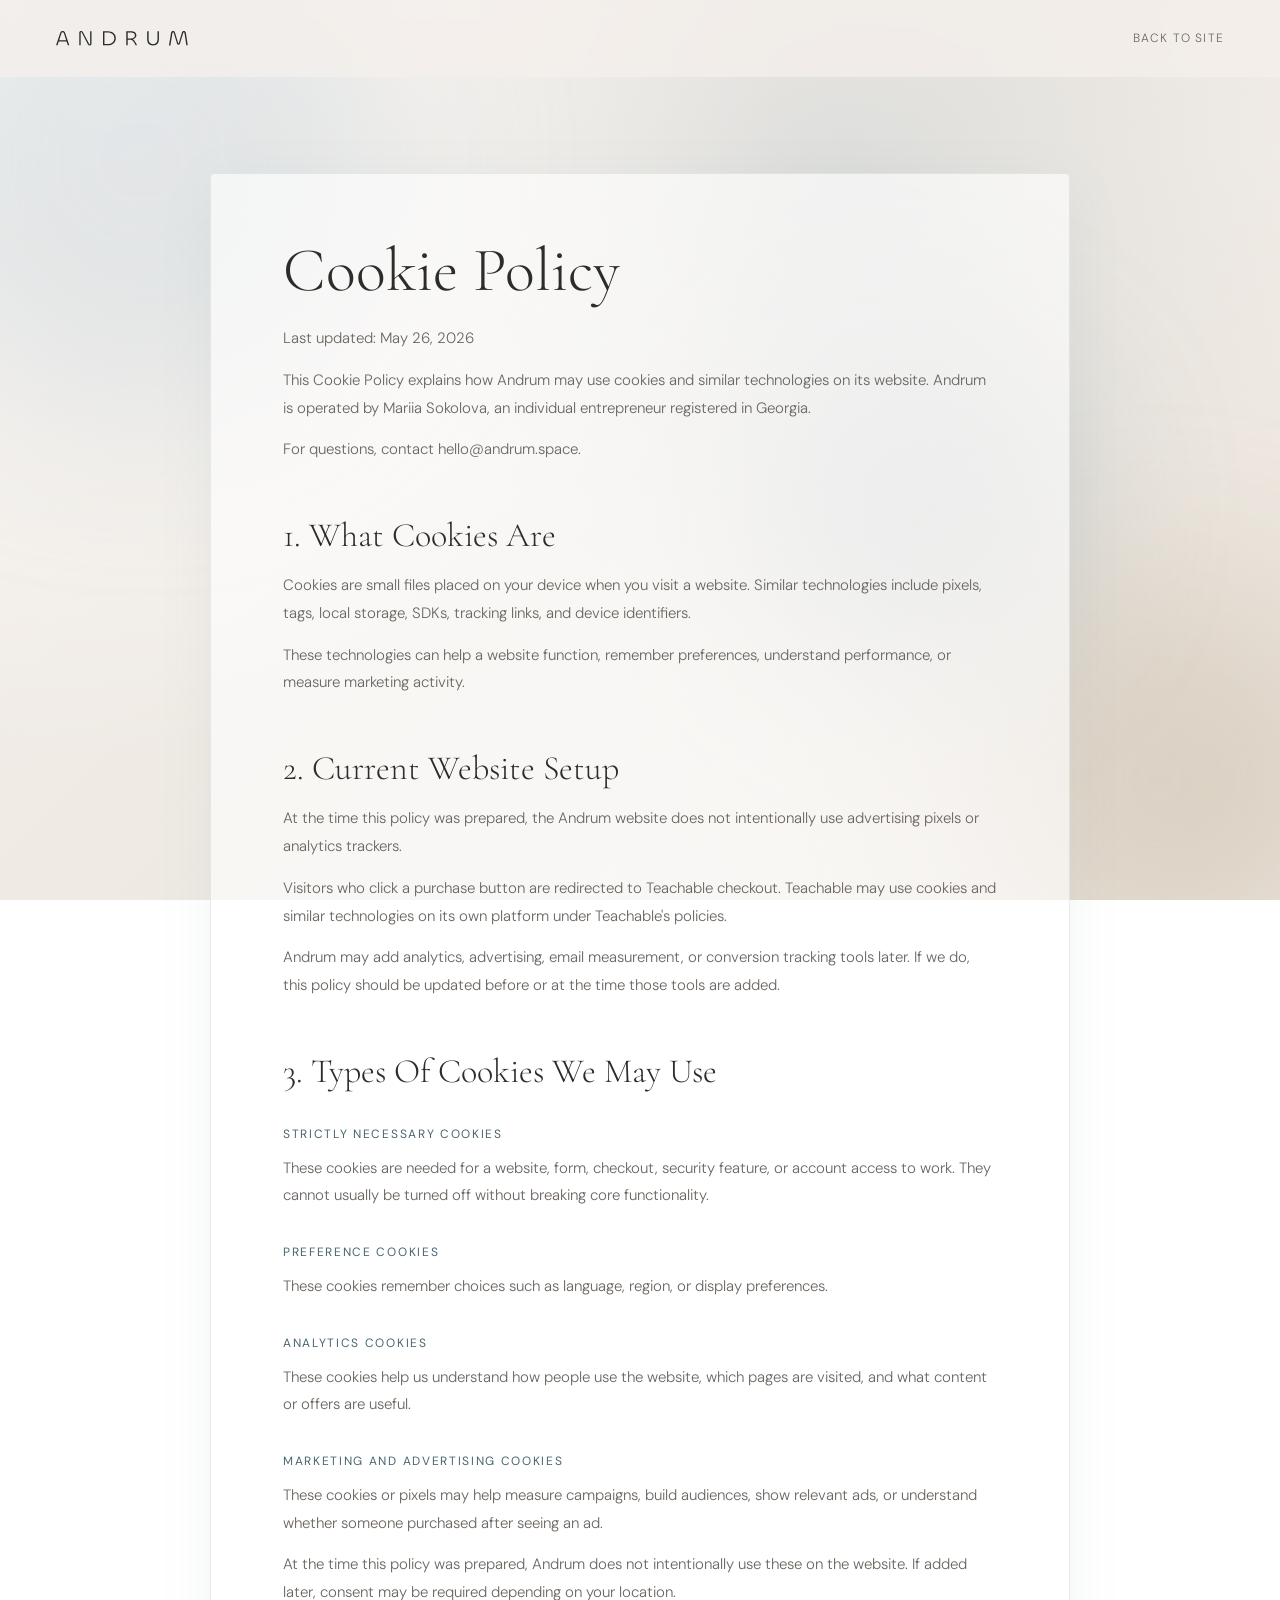
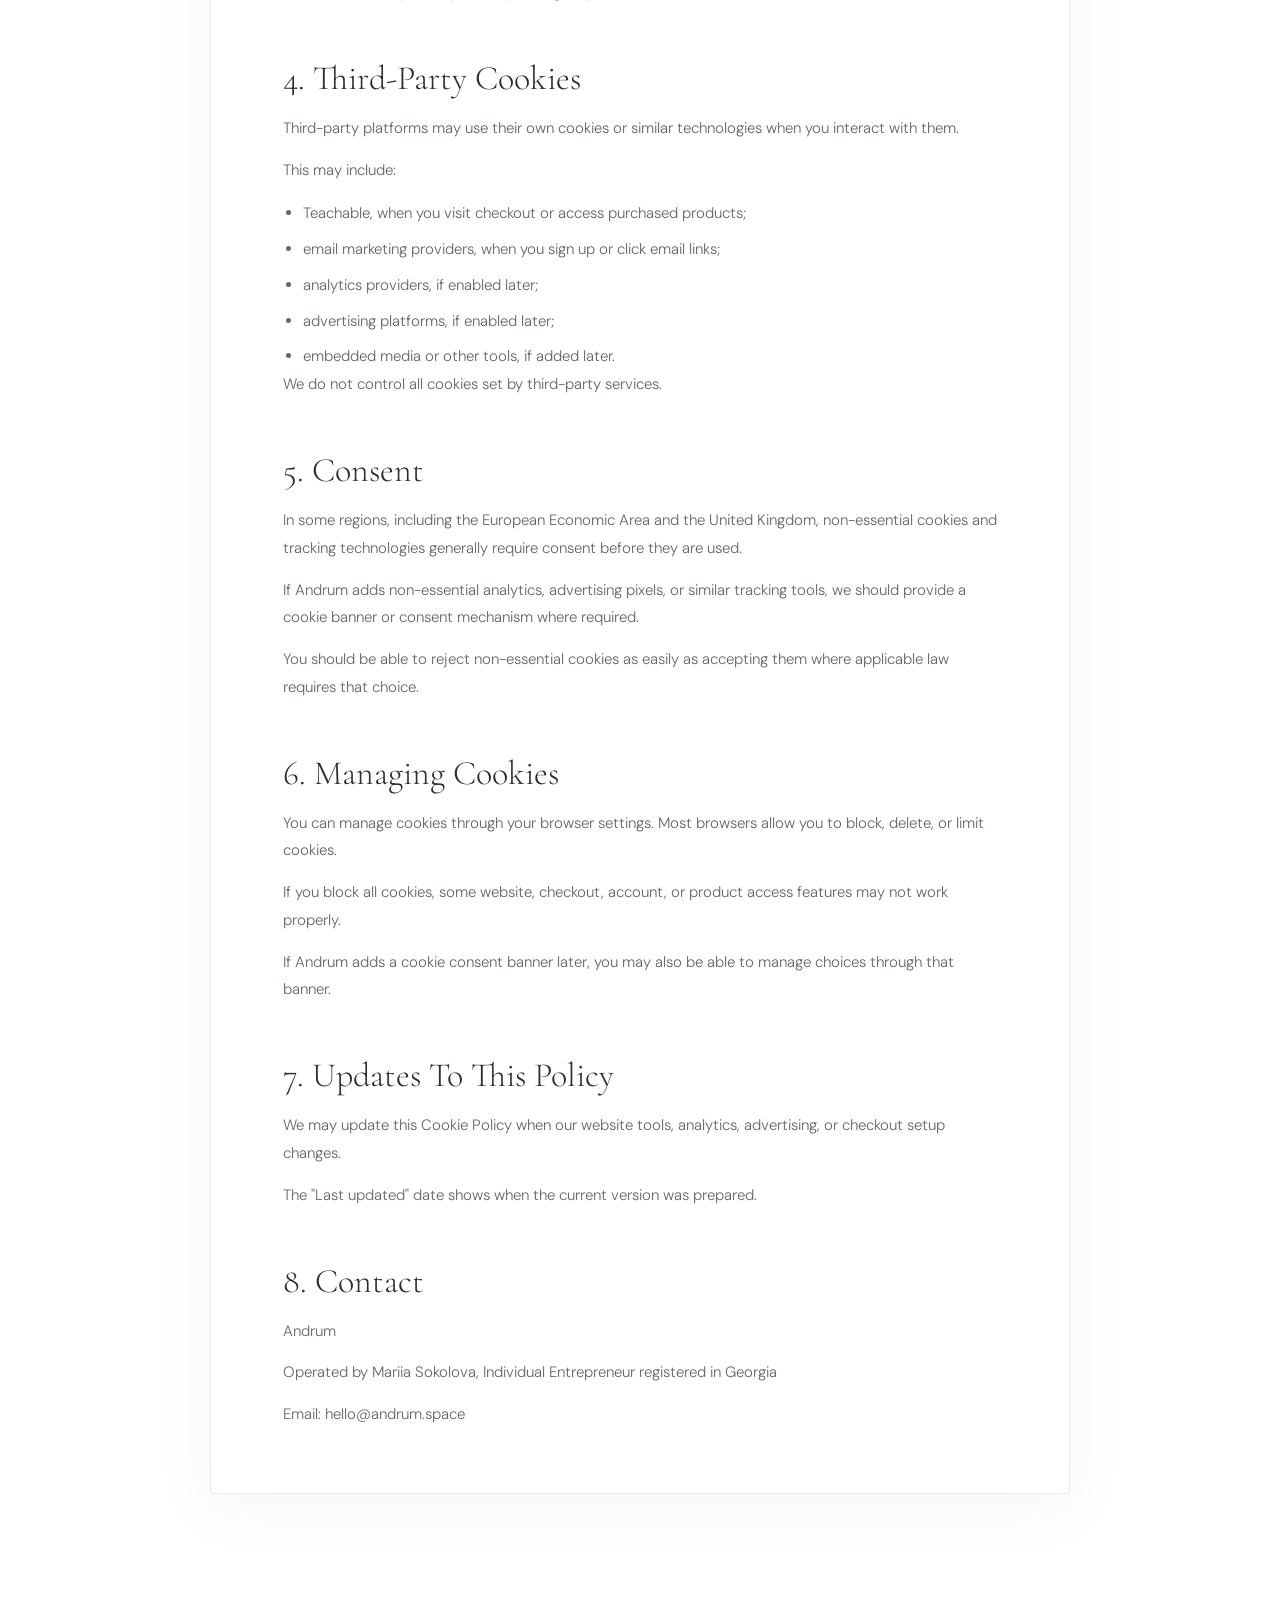
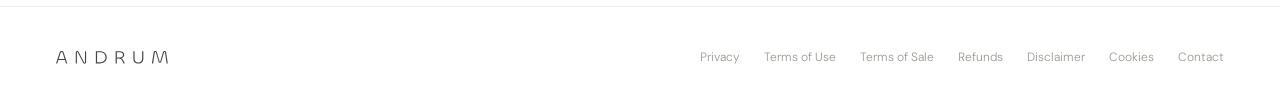
<file: legal/cookie-policy.html>
<!DOCTYPE html>
<html lang="en">
<head>
<meta charset="UTF-8">
<meta name="viewport" content="width=device-width, initial-scale=1.0">
<title>Cookie Policy — Andrum</title>
<link rel="icon" type="image/png" href="../assets/images/fav.png">
<link rel="apple-touch-icon" href="../assets/images/fav.png">
<link href="https://fonts.googleapis.com/css2?family=Cormorant+Garamond:ital,wght@0,300;0,400;0,500;1,300;1,400&family=DM+Sans:ital,wght@0,300;0,400;1,300&display=swap" rel="stylesheet">
<link rel="stylesheet" href="../assets/css/styles.css?v=20260526-legal">
<!-- Meta Pixel Code -->
<script>
!function(f,b,e,v,n,t,s)
{if(f.fbq)return;n=f.fbq=function(){n.callMethod?
n.callMethod.apply(n,arguments):n.queue.push(arguments)};
if(!f._fbq)f._fbq=n;n.push=n;n.loaded=!0;n.version='2.0';
n.queue=[];t=b.createElement(e);t.async=!0;
t.src=v;s=b.getElementsByTagName(e)[0];
s.parentNode.insertBefore(t,s)}(window, document,'script',
'https://connect.facebook.net/en_US/fbevents.js');
fbq('init', '1745914763452751');
fbq('track', 'PageView');
</script>
<noscript><img height="1" width="1" style="display:none"
src="https://www.facebook.com/tr?id=1745914763452751&ev=PageView&noscript=1"
/></noscript>
<!-- End Meta Pixel Code -->
</head>
<body class="legal-page">
<div class="blob-layer" aria-hidden="true">
  <div class="blob blob-1"></div>
  <div class="blob blob-2"></div>
  <div class="blob blob-3"></div>
</div>
<nav class="legal-nav">
  <a href="../index.html" class="logo" aria-label="Andrum home">
    <img src="../assets/images/andrum-logo.svg" alt="Andrum">
  </a>
  <a href="../index.html" class="nav-link">Back to site</a>
</nav>
<main class="legal-document">
<h1>Cookie Policy</h1>
<p>Last updated: May 26, 2026</p>
<p>This Cookie Policy explains how Andrum may use cookies and similar technologies on its website. Andrum is operated by Mariia Sokolova, an individual entrepreneur registered in Georgia.</p>
<p>For questions, contact hello@andrum.space.</p>
<h2>1. What Cookies Are</h2>
<p>Cookies are small files placed on your device when you visit a website. Similar technologies include pixels, tags, local storage, SDKs, tracking links, and device identifiers.</p>
<p>These technologies can help a website function, remember preferences, understand performance, or measure marketing activity.</p>
<h2>2. Current Website Setup</h2>
<p>At the time this policy was prepared, the Andrum website does not intentionally use advertising pixels or analytics trackers.</p>
<p>Visitors who click a purchase button are redirected to Teachable checkout. Teachable may use cookies and similar technologies on its own platform under Teachable's policies.</p>
<p>Andrum may add analytics, advertising, email measurement, or conversion tracking tools later. If we do, this policy should be updated before or at the time those tools are added.</p>
<h2>3. Types Of Cookies We May Use</h2>
<h3>Strictly Necessary Cookies</h3>
<p>These cookies are needed for a website, form, checkout, security feature, or account access to work. They cannot usually be turned off without breaking core functionality.</p>
<h3>Preference Cookies</h3>
<p>These cookies remember choices such as language, region, or display preferences.</p>
<h3>Analytics Cookies</h3>
<p>These cookies help us understand how people use the website, which pages are visited, and what content or offers are useful.</p>
<h3>Marketing And Advertising Cookies</h3>
<p>These cookies or pixels may help measure campaigns, build audiences, show relevant ads, or understand whether someone purchased after seeing an ad.</p>
<p>At the time this policy was prepared, Andrum does not intentionally use these on the website. If added later, consent may be required depending on your location.</p>
<h2>4. Third-Party Cookies</h2>
<p>Third-party platforms may use their own cookies or similar technologies when you interact with them.</p>
<p>This may include:</p>
<ul>
<li>Teachable, when you visit checkout or access purchased products;</li>
<li>email marketing providers, when you sign up or click email links;</li>
<li>analytics providers, if enabled later;</li>
<li>advertising platforms, if enabled later;</li>
<li>embedded media or other tools, if added later.</li>
</ul>
<p>We do not control all cookies set by third-party services.</p>
<h2>5. Consent</h2>
<p>In some regions, including the European Economic Area and the United Kingdom, non-essential cookies and tracking technologies generally require consent before they are used.</p>
<p>If Andrum adds non-essential analytics, advertising pixels, or similar tracking tools, we should provide a cookie banner or consent mechanism where required.</p>
<p>You should be able to reject non-essential cookies as easily as accepting them where applicable law requires that choice.</p>
<h2>6. Managing Cookies</h2>
<p>You can manage cookies through your browser settings. Most browsers allow you to block, delete, or limit cookies.</p>
<p>If you block all cookies, some website, checkout, account, or product access features may not work properly.</p>
<p>If Andrum adds a cookie consent banner later, you may also be able to manage choices through that banner.</p>
<h2>7. Updates To This Policy</h2>
<p>We may update this Cookie Policy when our website tools, analytics, advertising, or checkout setup changes.</p>
<p>The "Last updated" date shows when the current version was prepared.</p>
<h2>8. Contact</h2>
<p>Andrum</p>
<p>Operated by Mariia Sokolova, Individual Entrepreneur registered in Georgia</p>
<p>Email: hello@andrum.space</p>
</main>
<footer class="site-footer legal-footer">
  <a href="../index.html" class="logo footer-logo" aria-label="Andrum home">
    <img src="../assets/images/andrum-logo.svg" alt="Andrum">
  </a>
  <div class="footer-links">
      <a href="privacy-policy.html">Privacy</a>
      <a href="terms-of-use.html">Terms of Use</a>
      <a href="terms-of-sale.html">Terms of Sale</a>
      <a href="refund-policy.html">Refunds</a>
      <a href="medical-psychological-disclaimer.html">Disclaimer</a>
      <a href="cookie-policy.html">Cookies</a>
      <a href="mailto:hello@andrum.space">Contact</a>
  </div>
</footer>
</body>
</html>
</file>
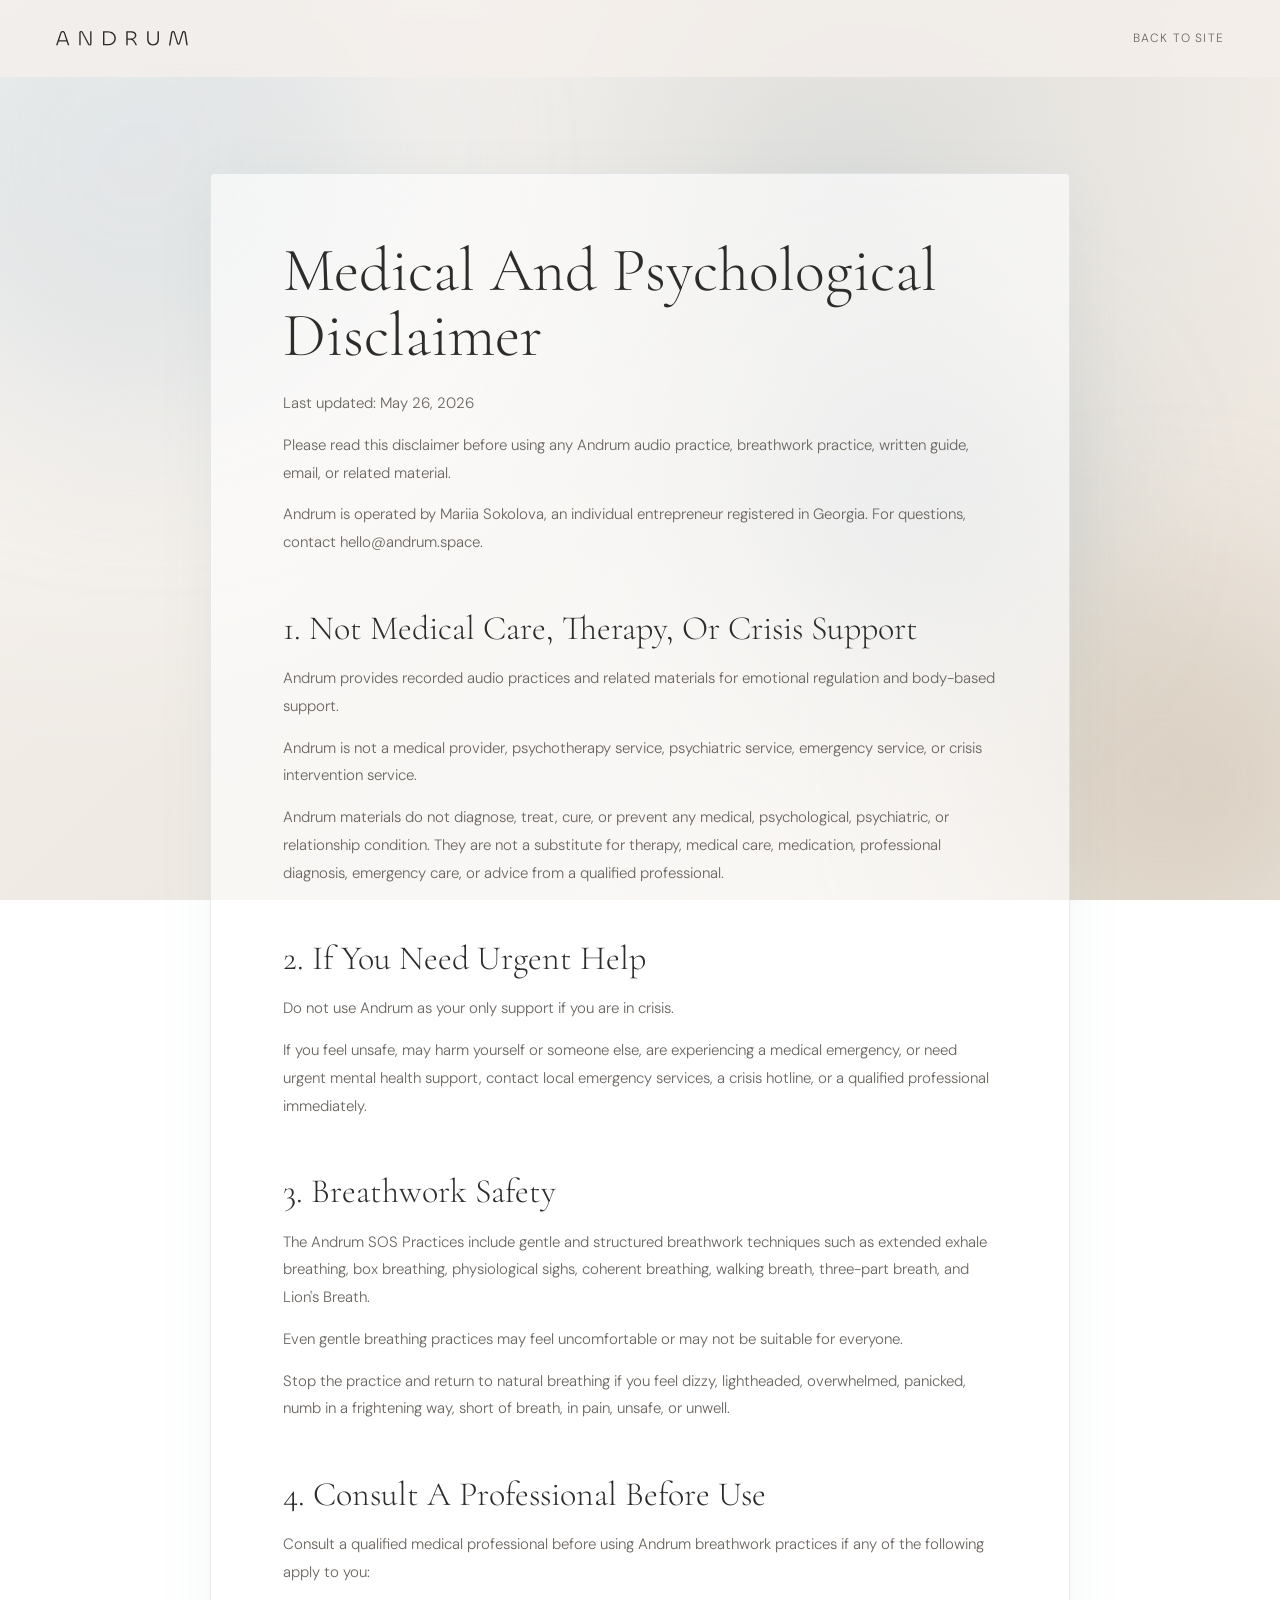
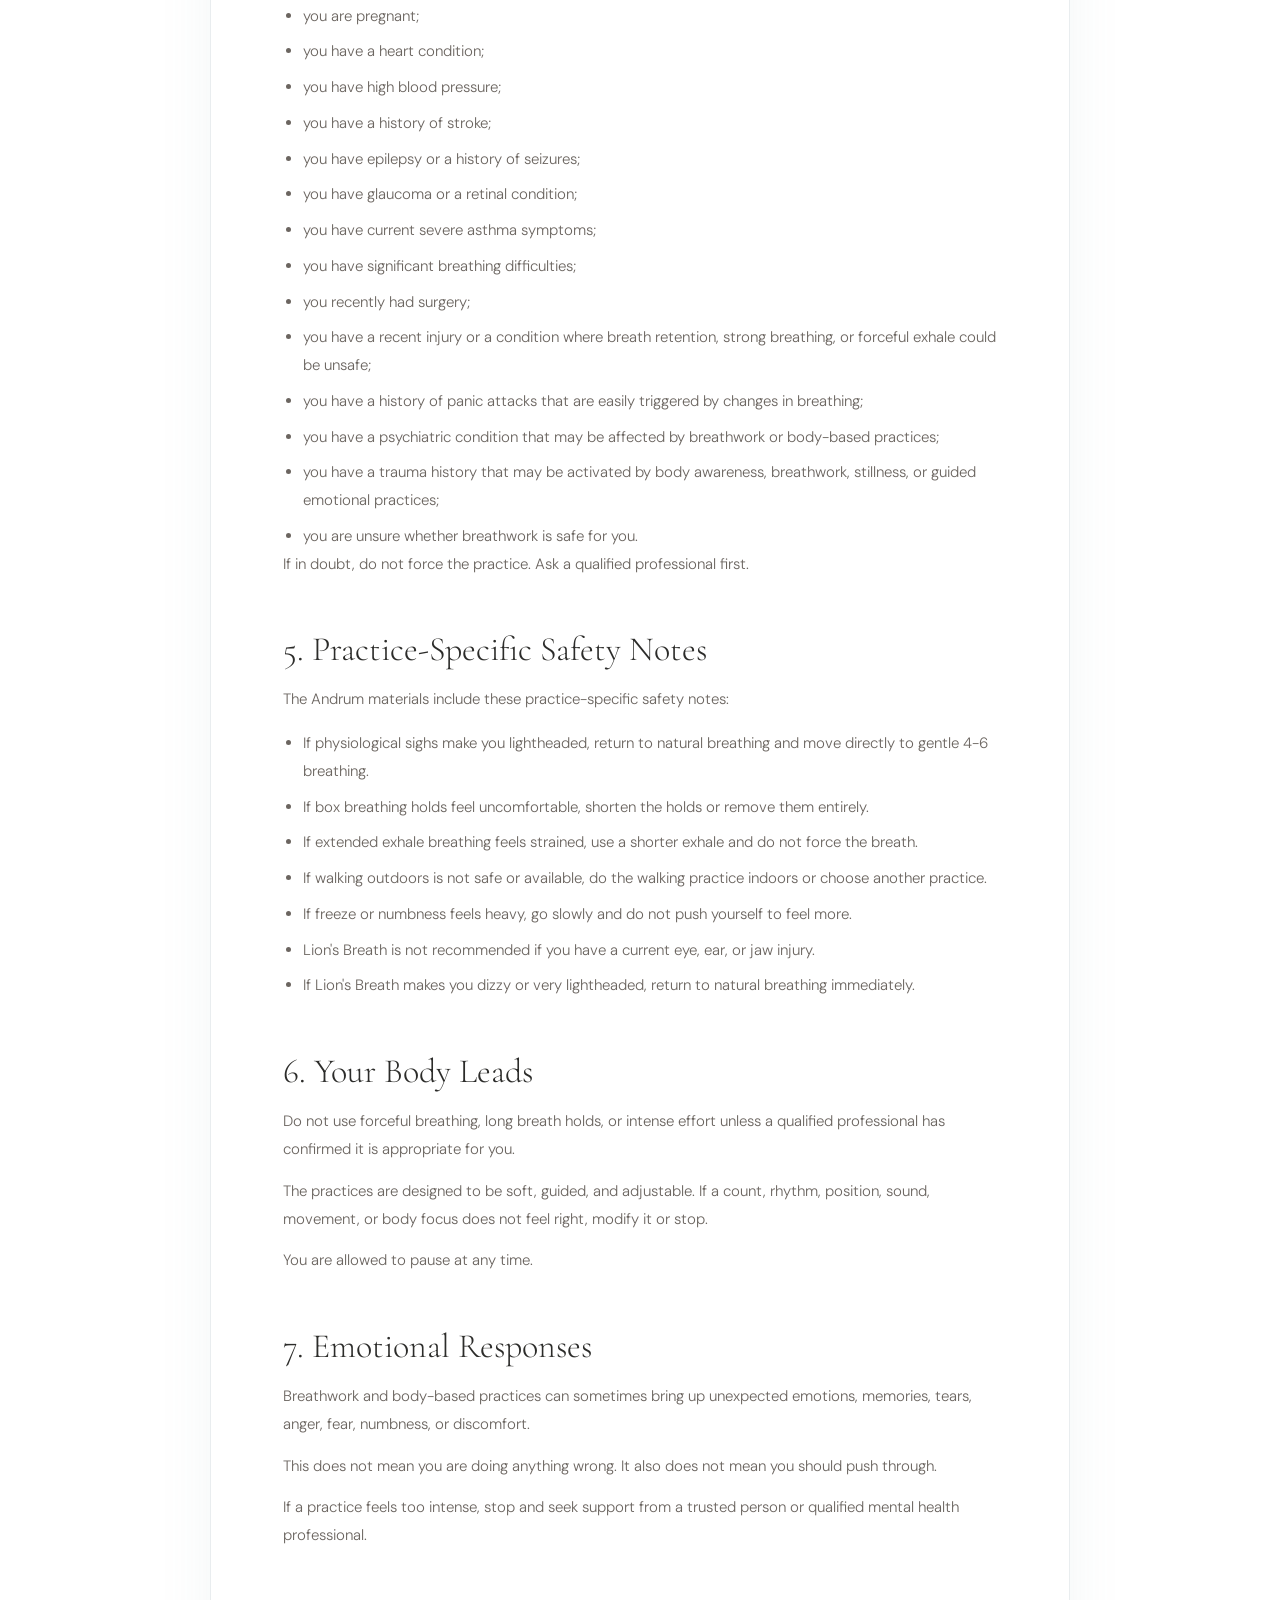
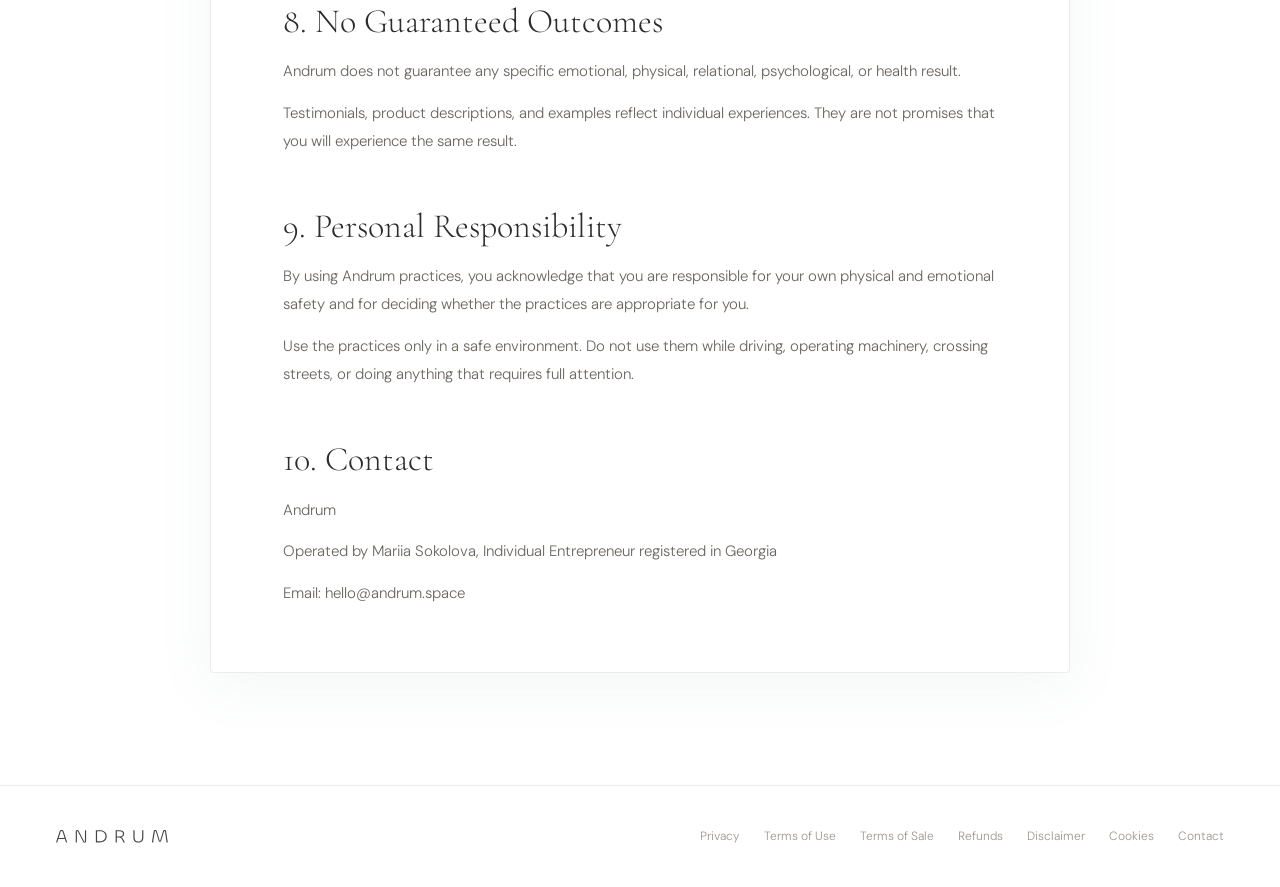
<file: legal/medical-psychological-disclaimer.html>
<!DOCTYPE html>
<html lang="en">
<head>
<meta charset="UTF-8">
<meta name="viewport" content="width=device-width, initial-scale=1.0">
<title>Medical & Psychological Disclaimer — Andrum</title>
<link rel="icon" type="image/png" href="../assets/images/fav.png">
<link rel="apple-touch-icon" href="../assets/images/fav.png">
<link href="https://fonts.googleapis.com/css2?family=Cormorant+Garamond:ital,wght@0,300;0,400;0,500;1,300;1,400&family=DM+Sans:ital,wght@0,300;0,400;1,300&display=swap" rel="stylesheet">
<link rel="stylesheet" href="../assets/css/styles.css?v=20260526-legal">
<!-- Meta Pixel Code -->
<script>
!function(f,b,e,v,n,t,s)
{if(f.fbq)return;n=f.fbq=function(){n.callMethod?
n.callMethod.apply(n,arguments):n.queue.push(arguments)};
if(!f._fbq)f._fbq=n;n.push=n;n.loaded=!0;n.version='2.0';
n.queue=[];t=b.createElement(e);t.async=!0;
t.src=v;s=b.getElementsByTagName(e)[0];
s.parentNode.insertBefore(t,s)}(window, document,'script',
'https://connect.facebook.net/en_US/fbevents.js');
fbq('init', '1745914763452751');
fbq('track', 'PageView');
</script>
<noscript><img height="1" width="1" style="display:none"
src="https://www.facebook.com/tr?id=1745914763452751&ev=PageView&noscript=1"
/></noscript>
<!-- End Meta Pixel Code -->
</head>
<body class="legal-page">
<div class="blob-layer" aria-hidden="true">
  <div class="blob blob-1"></div>
  <div class="blob blob-2"></div>
  <div class="blob blob-3"></div>
</div>
<nav class="legal-nav">
  <a href="../index.html" class="logo" aria-label="Andrum home">
    <img src="../assets/images/andrum-logo.svg" alt="Andrum">
  </a>
  <a href="../index.html" class="nav-link">Back to site</a>
</nav>
<main class="legal-document">
<h1>Medical And Psychological Disclaimer</h1>
<p>Last updated: May 26, 2026</p>
<p>Please read this disclaimer before using any Andrum audio practice, breathwork practice, written guide, email, or related material.</p>
<p>Andrum is operated by Mariia Sokolova, an individual entrepreneur registered in Georgia. For questions, contact hello@andrum.space.</p>
<h2>1. Not Medical Care, Therapy, Or Crisis Support</h2>
<p>Andrum provides recorded audio practices and related materials for emotional regulation and body-based support.</p>
<p>Andrum is not a medical provider, psychotherapy service, psychiatric service, emergency service, or crisis intervention service.</p>
<p>Andrum materials do not diagnose, treat, cure, or prevent any medical, psychological, psychiatric, or relationship condition. They are not a substitute for therapy, medical care, medication, professional diagnosis, emergency care, or advice from a qualified professional.</p>
<h2>2. If You Need Urgent Help</h2>
<p>Do not use Andrum as your only support if you are in crisis.</p>
<p>If you feel unsafe, may harm yourself or someone else, are experiencing a medical emergency, or need urgent mental health support, contact local emergency services, a crisis hotline, or a qualified professional immediately.</p>
<h2>3. Breathwork Safety</h2>
<p>The Andrum SOS Practices include gentle and structured breathwork techniques such as extended exhale breathing, box breathing, physiological sighs, coherent breathing, walking breath, three-part breath, and Lion's Breath.</p>
<p>Even gentle breathing practices may feel uncomfortable or may not be suitable for everyone.</p>
<p>Stop the practice and return to natural breathing if you feel dizzy, lightheaded, overwhelmed, panicked, numb in a frightening way, short of breath, in pain, unsafe, or unwell.</p>
<h2>4. Consult A Professional Before Use</h2>
<p>Consult a qualified medical professional before using Andrum breathwork practices if any of the following apply to you:</p>
<ul>
<li>you are pregnant;</li>
<li>you have a heart condition;</li>
<li>you have high blood pressure;</li>
<li>you have a history of stroke;</li>
<li>you have epilepsy or a history of seizures;</li>
<li>you have glaucoma or a retinal condition;</li>
<li>you have current severe asthma symptoms;</li>
<li>you have significant breathing difficulties;</li>
<li>you recently had surgery;</li>
<li>you have a recent injury or a condition where breath retention, strong breathing, or forceful exhale could be unsafe;</li>
<li>you have a history of panic attacks that are easily triggered by changes in breathing;</li>
<li>you have a psychiatric condition that may be affected by breathwork or body-based practices;</li>
<li>you have a trauma history that may be activated by body awareness, breathwork, stillness, or guided emotional practices;</li>
<li>you are unsure whether breathwork is safe for you.</li>
</ul>
<p>If in doubt, do not force the practice. Ask a qualified professional first.</p>
<h2>5. Practice-Specific Safety Notes</h2>
<p>The Andrum materials include these practice-specific safety notes:</p>
<ul>
<li>If physiological sighs make you lightheaded, return to natural breathing and move directly to gentle 4-6 breathing.</li>
<li>If box breathing holds feel uncomfortable, shorten the holds or remove them entirely.</li>
<li>If extended exhale breathing feels strained, use a shorter exhale and do not force the breath.</li>
<li>If walking outdoors is not safe or available, do the walking practice indoors or choose another practice.</li>
<li>If freeze or numbness feels heavy, go slowly and do not push yourself to feel more.</li>
<li>Lion's Breath is not recommended if you have a current eye, ear, or jaw injury.</li>
<li>If Lion's Breath makes you dizzy or very lightheaded, return to natural breathing immediately.</li>
</ul>
<h2>6. Your Body Leads</h2>
<p>Do not use forceful breathing, long breath holds, or intense effort unless a qualified professional has confirmed it is appropriate for you.</p>
<p>The practices are designed to be soft, guided, and adjustable. If a count, rhythm, position, sound, movement, or body focus does not feel right, modify it or stop.</p>
<p>You are allowed to pause at any time.</p>
<h2>7. Emotional Responses</h2>
<p>Breathwork and body-based practices can sometimes bring up unexpected emotions, memories, tears, anger, fear, numbness, or discomfort.</p>
<p>This does not mean you are doing anything wrong. It also does not mean you should push through.</p>
<p>If a practice feels too intense, stop and seek support from a trusted person or qualified mental health professional.</p>
<h2>8. No Guaranteed Outcomes</h2>
<p>Andrum does not guarantee any specific emotional, physical, relational, psychological, or health result.</p>
<p>Testimonials, product descriptions, and examples reflect individual experiences. They are not promises that you will experience the same result.</p>
<h2>9. Personal Responsibility</h2>
<p>By using Andrum practices, you acknowledge that you are responsible for your own physical and emotional safety and for deciding whether the practices are appropriate for you.</p>
<p>Use the practices only in a safe environment. Do not use them while driving, operating machinery, crossing streets, or doing anything that requires full attention.</p>
<h2>10. Contact</h2>
<p>Andrum</p>
<p>Operated by Mariia Sokolova, Individual Entrepreneur registered in Georgia</p>
<p>Email: hello@andrum.space</p>
</main>
<footer class="site-footer legal-footer">
  <a href="../index.html" class="logo footer-logo" aria-label="Andrum home">
    <img src="../assets/images/andrum-logo.svg" alt="Andrum">
  </a>
  <div class="footer-links">
      <a href="privacy-policy.html">Privacy</a>
      <a href="terms-of-use.html">Terms of Use</a>
      <a href="terms-of-sale.html">Terms of Sale</a>
      <a href="refund-policy.html">Refunds</a>
      <a href="medical-psychological-disclaimer.html">Disclaimer</a>
      <a href="cookie-policy.html">Cookies</a>
      <a href="mailto:hello@andrum.space">Contact</a>
  </div>
</footer>
</body>
</html>
</file>
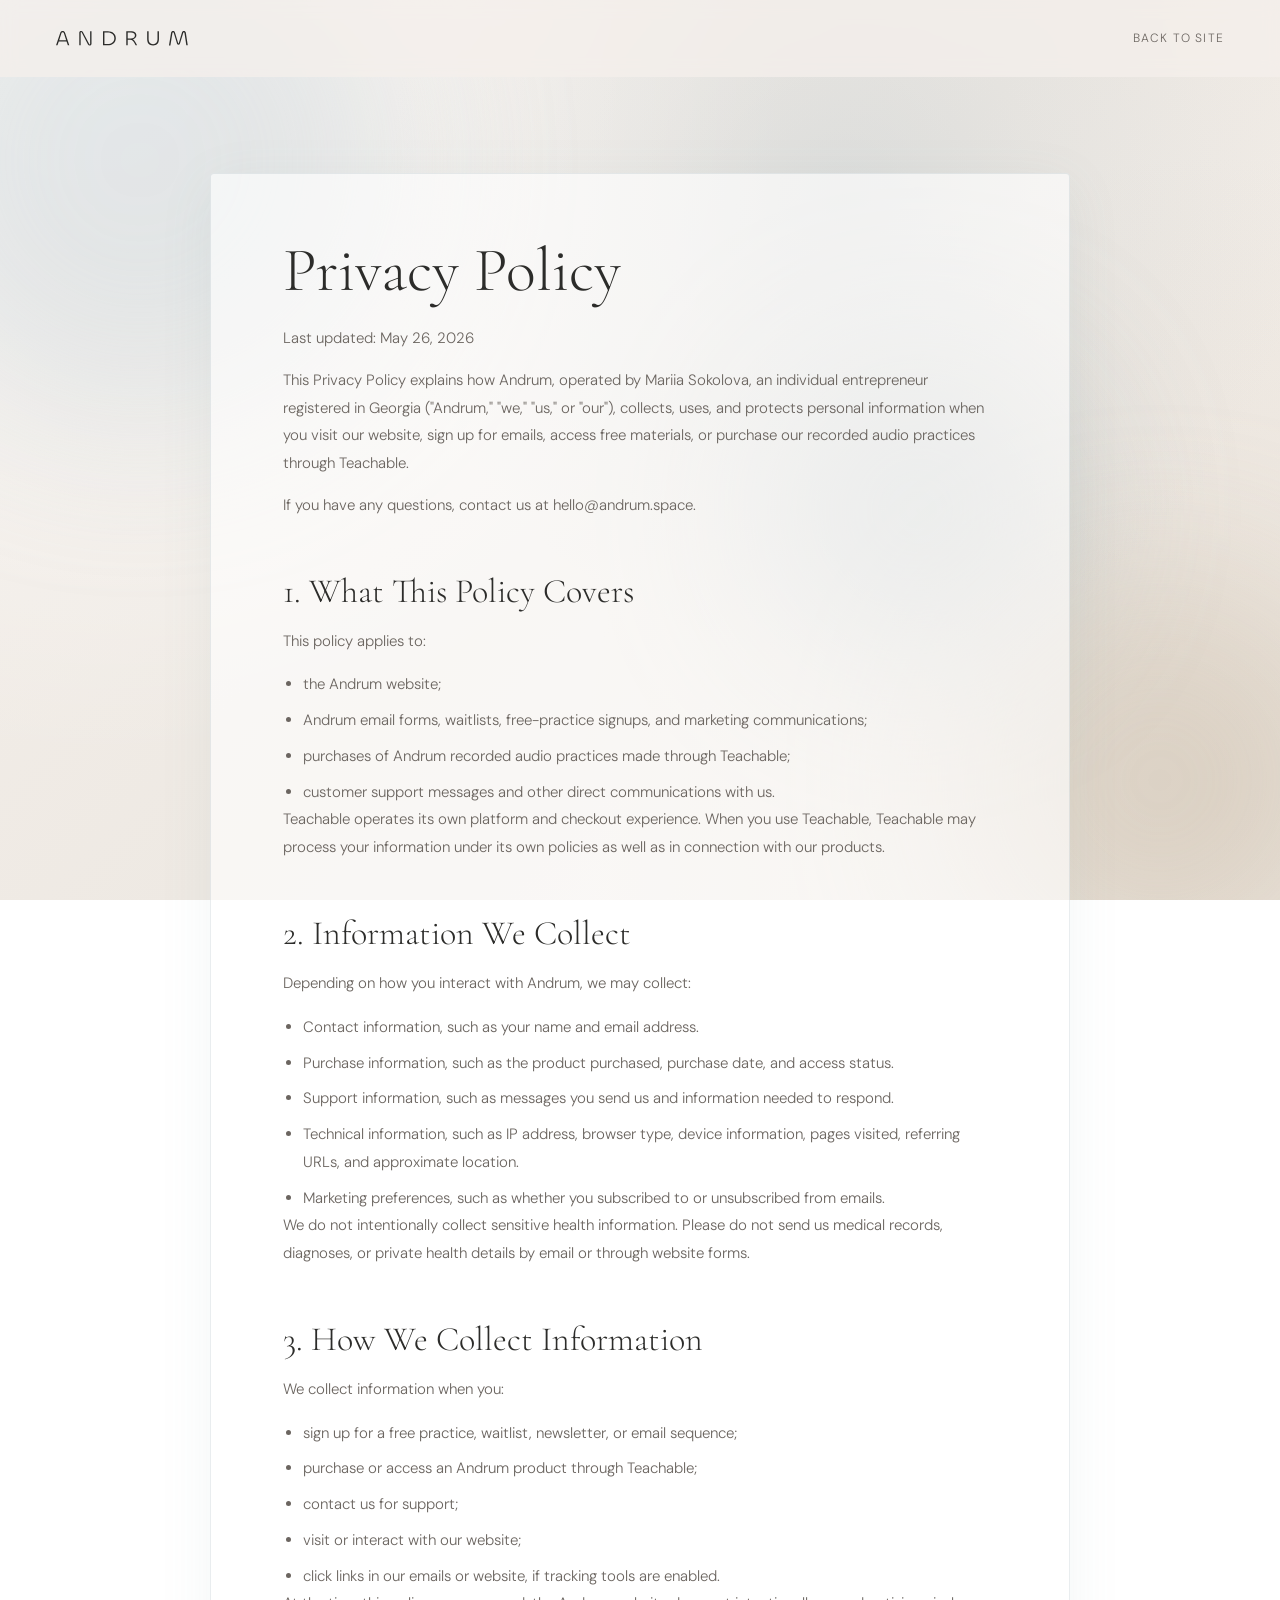
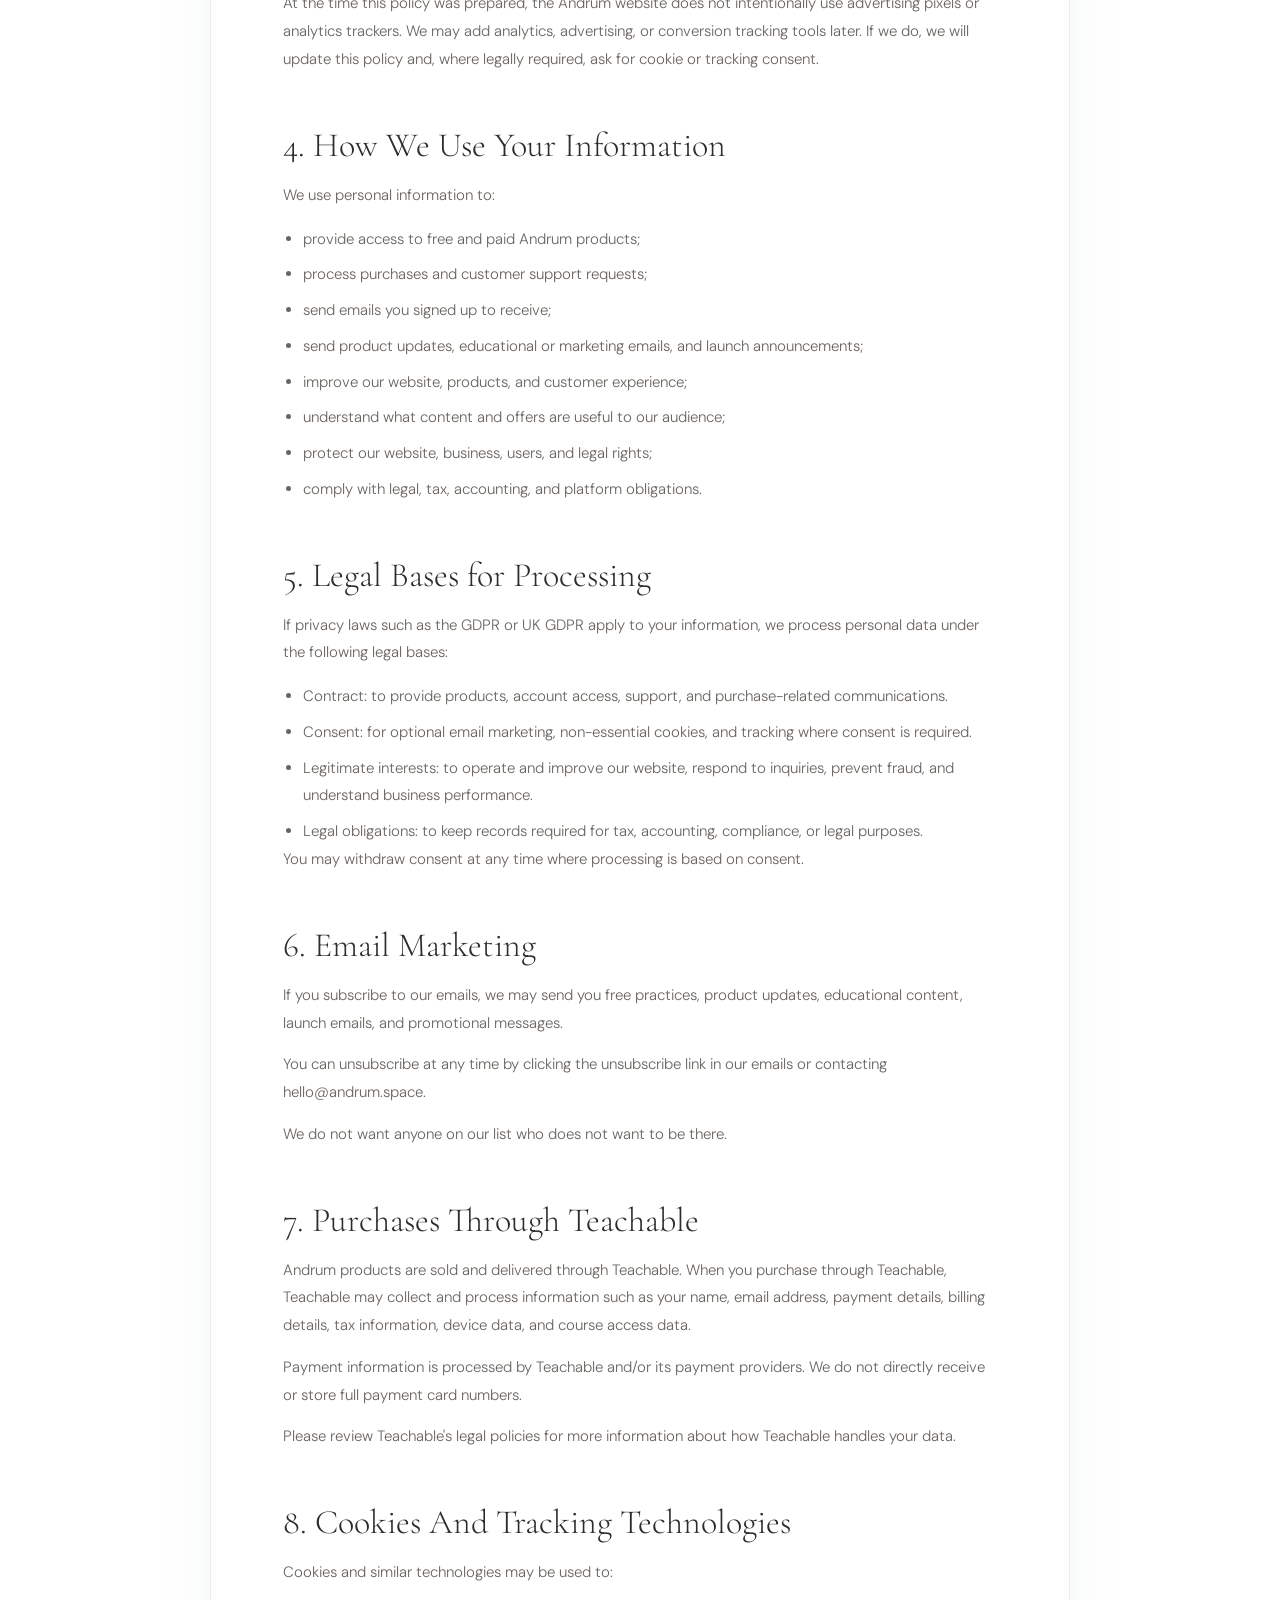
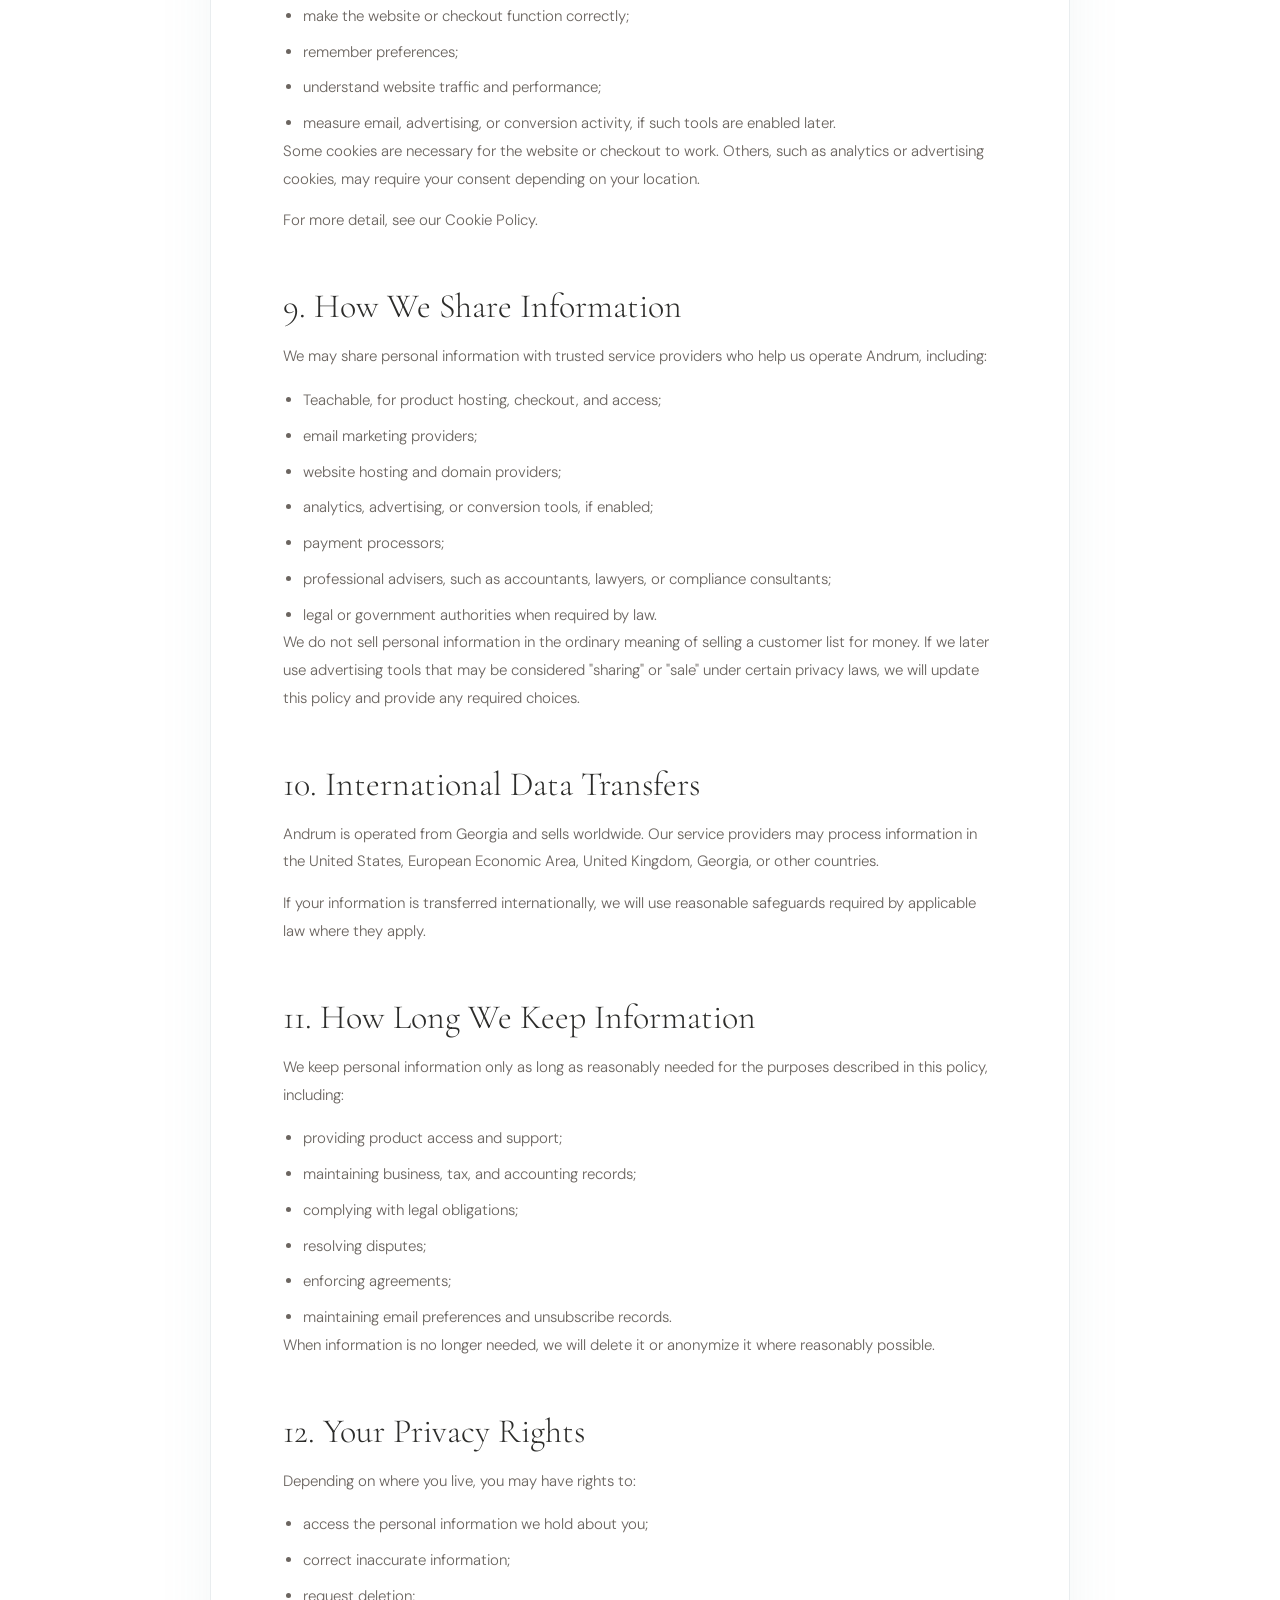
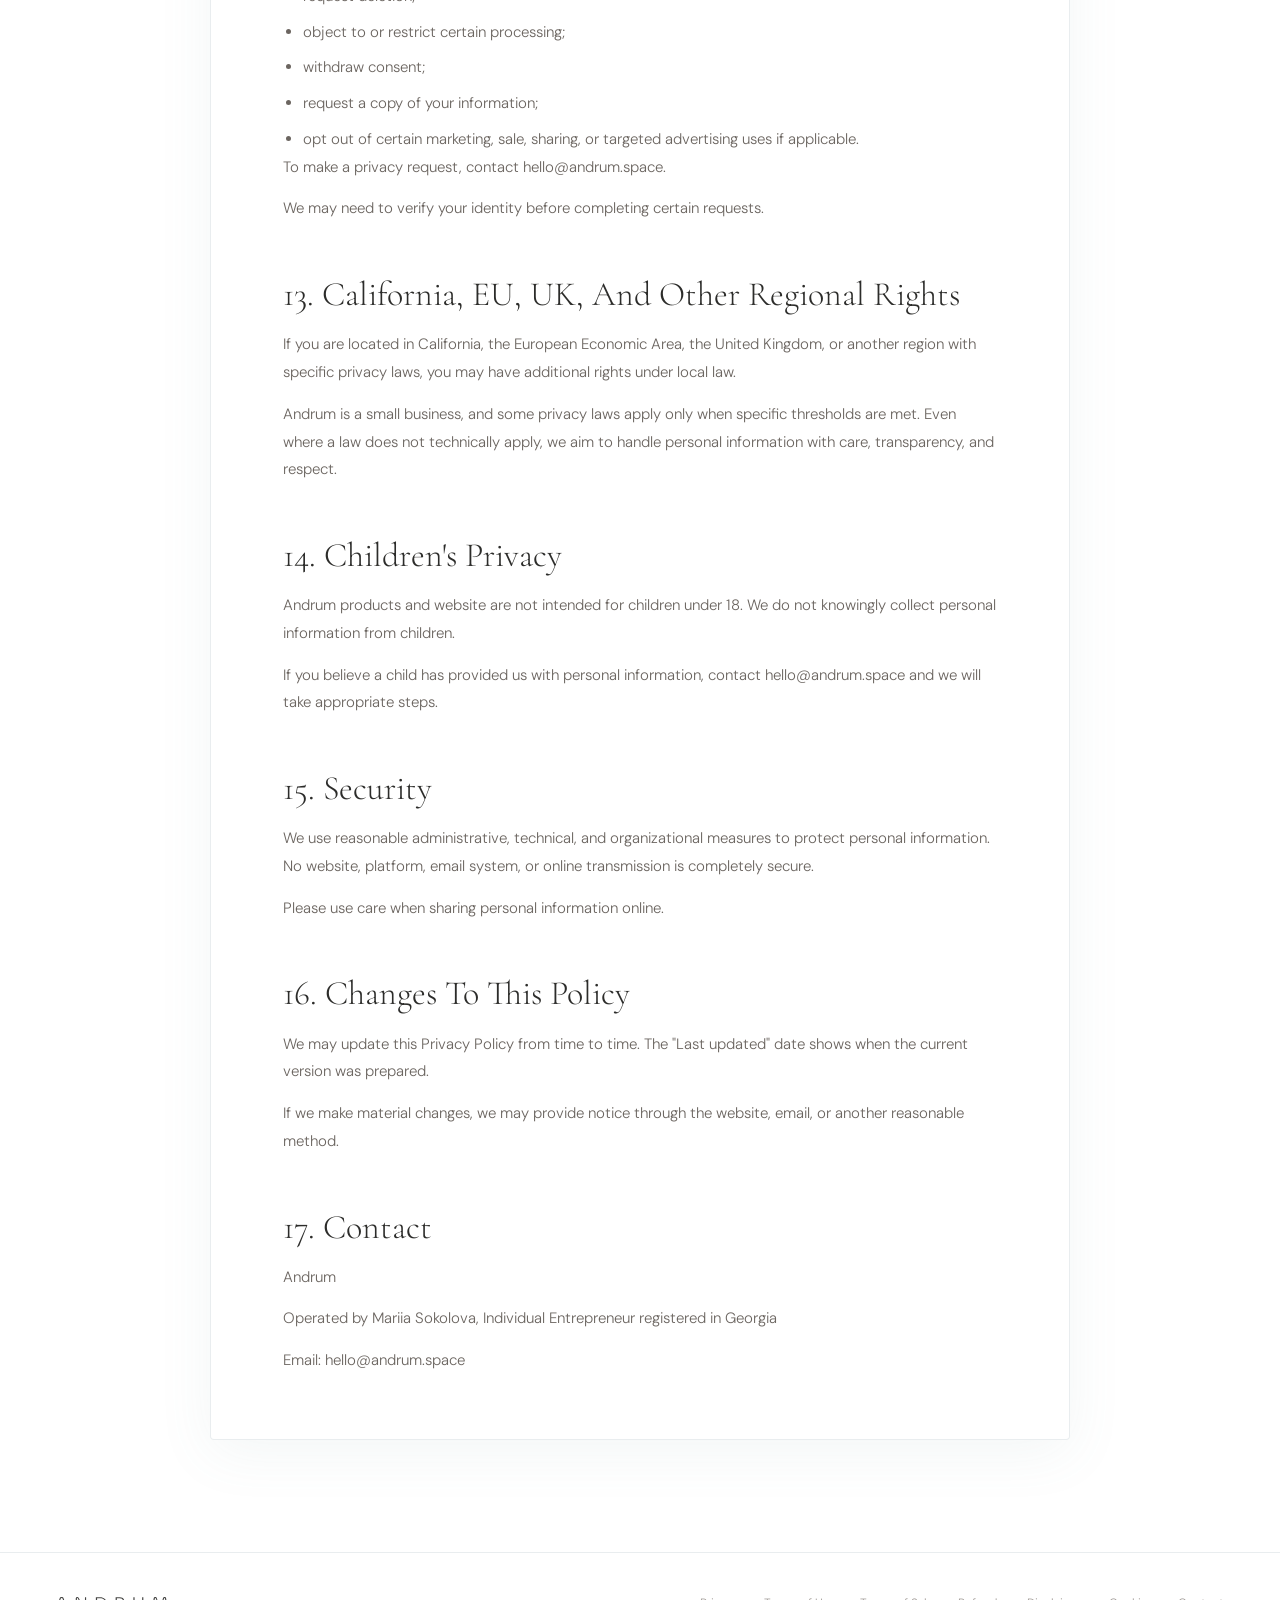
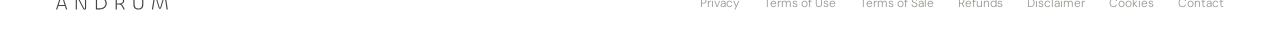
<file: legal/privacy-policy.html>
<!DOCTYPE html>
<html lang="en">
<head>
<meta charset="UTF-8">
<meta name="viewport" content="width=device-width, initial-scale=1.0">
<title>Privacy Policy — Andrum</title>
<link rel="icon" type="image/png" href="../assets/images/fav.png">
<link rel="apple-touch-icon" href="../assets/images/fav.png">
<link href="https://fonts.googleapis.com/css2?family=Cormorant+Garamond:ital,wght@0,300;0,400;0,500;1,300;1,400&family=DM+Sans:ital,wght@0,300;0,400;1,300&display=swap" rel="stylesheet">
<link rel="stylesheet" href="../assets/css/styles.css?v=20260526-legal">
<!-- Meta Pixel Code -->
<script>
!function(f,b,e,v,n,t,s)
{if(f.fbq)return;n=f.fbq=function(){n.callMethod?
n.callMethod.apply(n,arguments):n.queue.push(arguments)};
if(!f._fbq)f._fbq=n;n.push=n;n.loaded=!0;n.version='2.0';
n.queue=[];t=b.createElement(e);t.async=!0;
t.src=v;s=b.getElementsByTagName(e)[0];
s.parentNode.insertBefore(t,s)}(window, document,'script',
'https://connect.facebook.net/en_US/fbevents.js');
fbq('init', '1745914763452751');
fbq('track', 'PageView');
</script>
<noscript><img height="1" width="1" style="display:none"
src="https://www.facebook.com/tr?id=1745914763452751&ev=PageView&noscript=1"
/></noscript>
<!-- End Meta Pixel Code -->
</head>
<body class="legal-page">
<div class="blob-layer" aria-hidden="true">
  <div class="blob blob-1"></div>
  <div class="blob blob-2"></div>
  <div class="blob blob-3"></div>
</div>
<nav class="legal-nav">
  <a href="../index.html" class="logo" aria-label="Andrum home">
    <img src="../assets/images/andrum-logo.svg" alt="Andrum">
  </a>
  <a href="../index.html" class="nav-link">Back to site</a>
</nav>
<main class="legal-document">
<h1>Privacy Policy</h1>
<p>Last updated: May 26, 2026</p>
<p>This Privacy Policy explains how Andrum, operated by Mariia Sokolova, an individual entrepreneur registered in Georgia ("Andrum," "we," "us," or "our"), collects, uses, and protects personal information when you visit our website, sign up for emails, access free materials, or purchase our recorded audio practices through Teachable.</p>
<p>If you have any questions, contact us at hello@andrum.space.</p>
<h2>1. What This Policy Covers</h2>
<p>This policy applies to:</p>
<ul>
<li>the Andrum website;</li>
<li>Andrum email forms, waitlists, free-practice signups, and marketing communications;</li>
<li>purchases of Andrum recorded audio practices made through Teachable;</li>
<li>customer support messages and other direct communications with us.</li>
</ul>
<p>Teachable operates its own platform and checkout experience. When you use Teachable, Teachable may process your information under its own policies as well as in connection with our products.</p>
<h2>2. Information We Collect</h2>
<p>Depending on how you interact with Andrum, we may collect:</p>
<ul>
<li>Contact information, such as your name and email address.</li>
<li>Purchase information, such as the product purchased, purchase date, and access status.</li>
<li>Support information, such as messages you send us and information needed to respond.</li>
<li>Technical information, such as IP address, browser type, device information, pages visited, referring URLs, and approximate location.</li>
<li>Marketing preferences, such as whether you subscribed to or unsubscribed from emails.</li>
</ul>
<p>We do not intentionally collect sensitive health information. Please do not send us medical records, diagnoses, or private health details by email or through website forms.</p>
<h2>3. How We Collect Information</h2>
<p>We collect information when you:</p>
<ul>
<li>sign up for a free practice, waitlist, newsletter, or email sequence;</li>
<li>purchase or access an Andrum product through Teachable;</li>
<li>contact us for support;</li>
<li>visit or interact with our website;</li>
<li>click links in our emails or website, if tracking tools are enabled.</li>
</ul>
<p>At the time this policy was prepared, the Andrum website does not intentionally use advertising pixels or analytics trackers. We may add analytics, advertising, or conversion tracking tools later. If we do, we will update this policy and, where legally required, ask for cookie or tracking consent.</p>
<h2>4. How We Use Your Information</h2>
<p>We use personal information to:</p>
<ul>
<li>provide access to free and paid Andrum products;</li>
<li>process purchases and customer support requests;</li>
<li>send emails you signed up to receive;</li>
<li>send product updates, educational or marketing emails, and launch announcements;</li>
<li>improve our website, products, and customer experience;</li>
<li>understand what content and offers are useful to our audience;</li>
<li>protect our website, business, users, and legal rights;</li>
<li>comply with legal, tax, accounting, and platform obligations.</li>
</ul>
<h2>5. Legal Bases for Processing</h2>
<p>If privacy laws such as the GDPR or UK GDPR apply to your information, we process personal data under the following legal bases:</p>
<ul>
<li>Contract: to provide products, account access, support, and purchase-related communications.</li>
<li>Consent: for optional email marketing, non-essential cookies, and tracking where consent is required.</li>
<li>Legitimate interests: to operate and improve our website, respond to inquiries, prevent fraud, and understand business performance.</li>
<li>Legal obligations: to keep records required for tax, accounting, compliance, or legal purposes.</li>
</ul>
<p>You may withdraw consent at any time where processing is based on consent.</p>
<h2>6. Email Marketing</h2>
<p>If you subscribe to our emails, we may send you free practices, product updates, educational content, launch emails, and promotional messages.</p>
<p>You can unsubscribe at any time by clicking the unsubscribe link in our emails or contacting hello@andrum.space.</p>
<p>We do not want anyone on our list who does not want to be there.</p>
<h2>7. Purchases Through Teachable</h2>
<p>Andrum products are sold and delivered through Teachable. When you purchase through Teachable, Teachable may collect and process information such as your name, email address, payment details, billing details, tax information, device data, and course access data.</p>
<p>Payment information is processed by Teachable and/or its payment providers. We do not directly receive or store full payment card numbers.</p>
<p>Please review Teachable's legal policies for more information about how Teachable handles your data.</p>
<h2>8. Cookies And Tracking Technologies</h2>
<p>Cookies and similar technologies may be used to:</p>
<ul>
<li>make the website or checkout function correctly;</li>
<li>remember preferences;</li>
<li>understand website traffic and performance;</li>
<li>measure email, advertising, or conversion activity, if such tools are enabled later.</li>
</ul>
<p>Some cookies are necessary for the website or checkout to work. Others, such as analytics or advertising cookies, may require your consent depending on your location.</p>
<p>For more detail, see our Cookie Policy.</p>
<h2>9. How We Share Information</h2>
<p>We may share personal information with trusted service providers who help us operate Andrum, including:</p>
<ul>
<li>Teachable, for product hosting, checkout, and access;</li>
<li>email marketing providers;</li>
<li>website hosting and domain providers;</li>
<li>analytics, advertising, or conversion tools, if enabled;</li>
<li>payment processors;</li>
<li>professional advisers, such as accountants, lawyers, or compliance consultants;</li>
<li>legal or government authorities when required by law.</li>
</ul>
<p>We do not sell personal information in the ordinary meaning of selling a customer list for money. If we later use advertising tools that may be considered "sharing" or "sale" under certain privacy laws, we will update this policy and provide any required choices.</p>
<h2>10. International Data Transfers</h2>
<p>Andrum is operated from Georgia and sells worldwide. Our service providers may process information in the United States, European Economic Area, United Kingdom, Georgia, or other countries.</p>
<p>If your information is transferred internationally, we will use reasonable safeguards required by applicable law where they apply.</p>
<h2>11. How Long We Keep Information</h2>
<p>We keep personal information only as long as reasonably needed for the purposes described in this policy, including:</p>
<ul>
<li>providing product access and support;</li>
<li>maintaining business, tax, and accounting records;</li>
<li>complying with legal obligations;</li>
<li>resolving disputes;</li>
<li>enforcing agreements;</li>
<li>maintaining email preferences and unsubscribe records.</li>
</ul>
<p>When information is no longer needed, we will delete it or anonymize it where reasonably possible.</p>
<h2>12. Your Privacy Rights</h2>
<p>Depending on where you live, you may have rights to:</p>
<ul>
<li>access the personal information we hold about you;</li>
<li>correct inaccurate information;</li>
<li>request deletion;</li>
<li>object to or restrict certain processing;</li>
<li>withdraw consent;</li>
<li>request a copy of your information;</li>
<li>opt out of certain marketing, sale, sharing, or targeted advertising uses if applicable.</li>
</ul>
<p>To make a privacy request, contact hello@andrum.space.</p>
<p>We may need to verify your identity before completing certain requests.</p>
<h2>13. California, EU, UK, And Other Regional Rights</h2>
<p>If you are located in California, the European Economic Area, the United Kingdom, or another region with specific privacy laws, you may have additional rights under local law.</p>
<p>Andrum is a small business, and some privacy laws apply only when specific thresholds are met. Even where a law does not technically apply, we aim to handle personal information with care, transparency, and respect.</p>
<h2>14. Children's Privacy</h2>
<p>Andrum products and website are not intended for children under 18. We do not knowingly collect personal information from children.</p>
<p>If you believe a child has provided us with personal information, contact hello@andrum.space and we will take appropriate steps.</p>
<h2>15. Security</h2>
<p>We use reasonable administrative, technical, and organizational measures to protect personal information. No website, platform, email system, or online transmission is completely secure.</p>
<p>Please use care when sharing personal information online.</p>
<h2>16. Changes To This Policy</h2>
<p>We may update this Privacy Policy from time to time. The "Last updated" date shows when the current version was prepared.</p>
<p>If we make material changes, we may provide notice through the website, email, or another reasonable method.</p>
<h2>17. Contact</h2>
<p>Andrum</p>
<p>Operated by Mariia Sokolova, Individual Entrepreneur registered in Georgia</p>
<p>Email: hello@andrum.space</p>
</main>
<footer class="site-footer legal-footer">
  <a href="../index.html" class="logo footer-logo" aria-label="Andrum home">
    <img src="../assets/images/andrum-logo.svg" alt="Andrum">
  </a>
  <div class="footer-links">
      <a href="privacy-policy.html">Privacy</a>
      <a href="terms-of-use.html">Terms of Use</a>
      <a href="terms-of-sale.html">Terms of Sale</a>
      <a href="refund-policy.html">Refunds</a>
      <a href="medical-psychological-disclaimer.html">Disclaimer</a>
      <a href="cookie-policy.html">Cookies</a>
      <a href="mailto:hello@andrum.space">Contact</a>
  </div>
</footer>
</body>
</html>
</file>
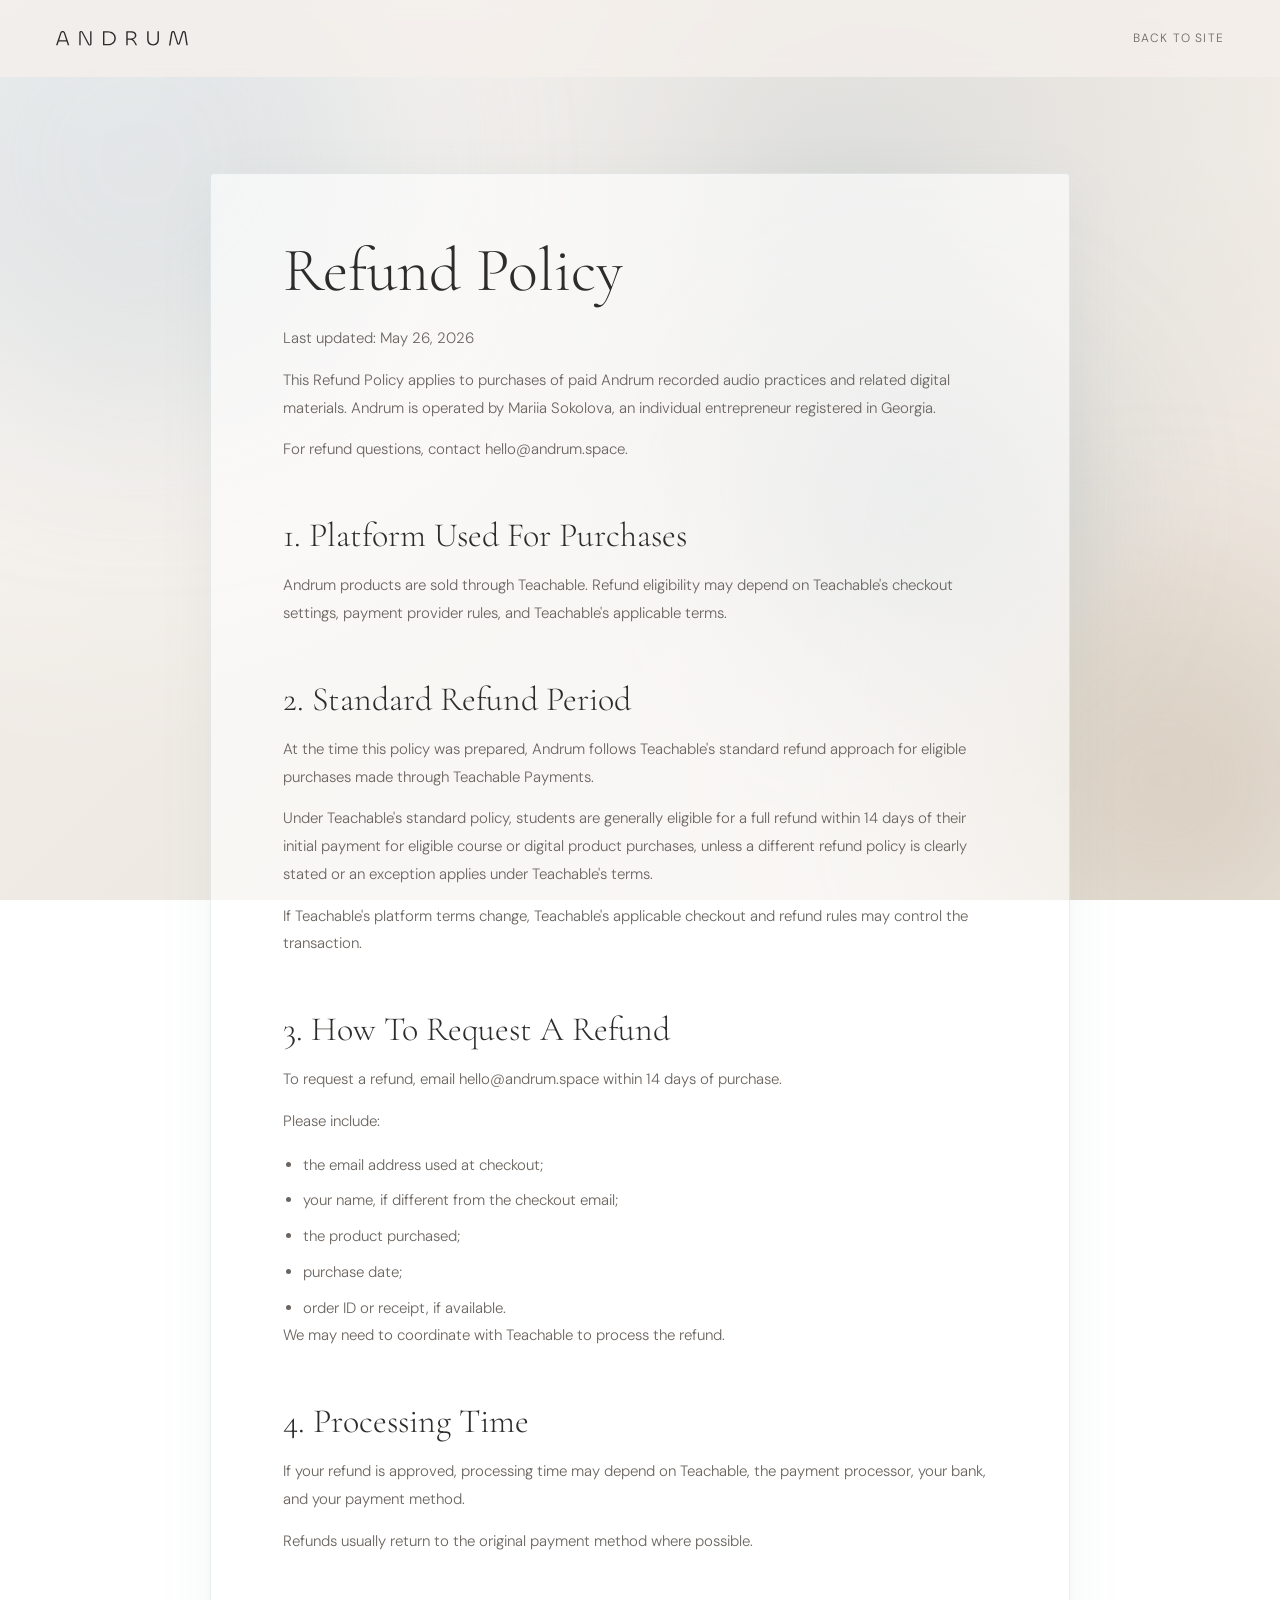
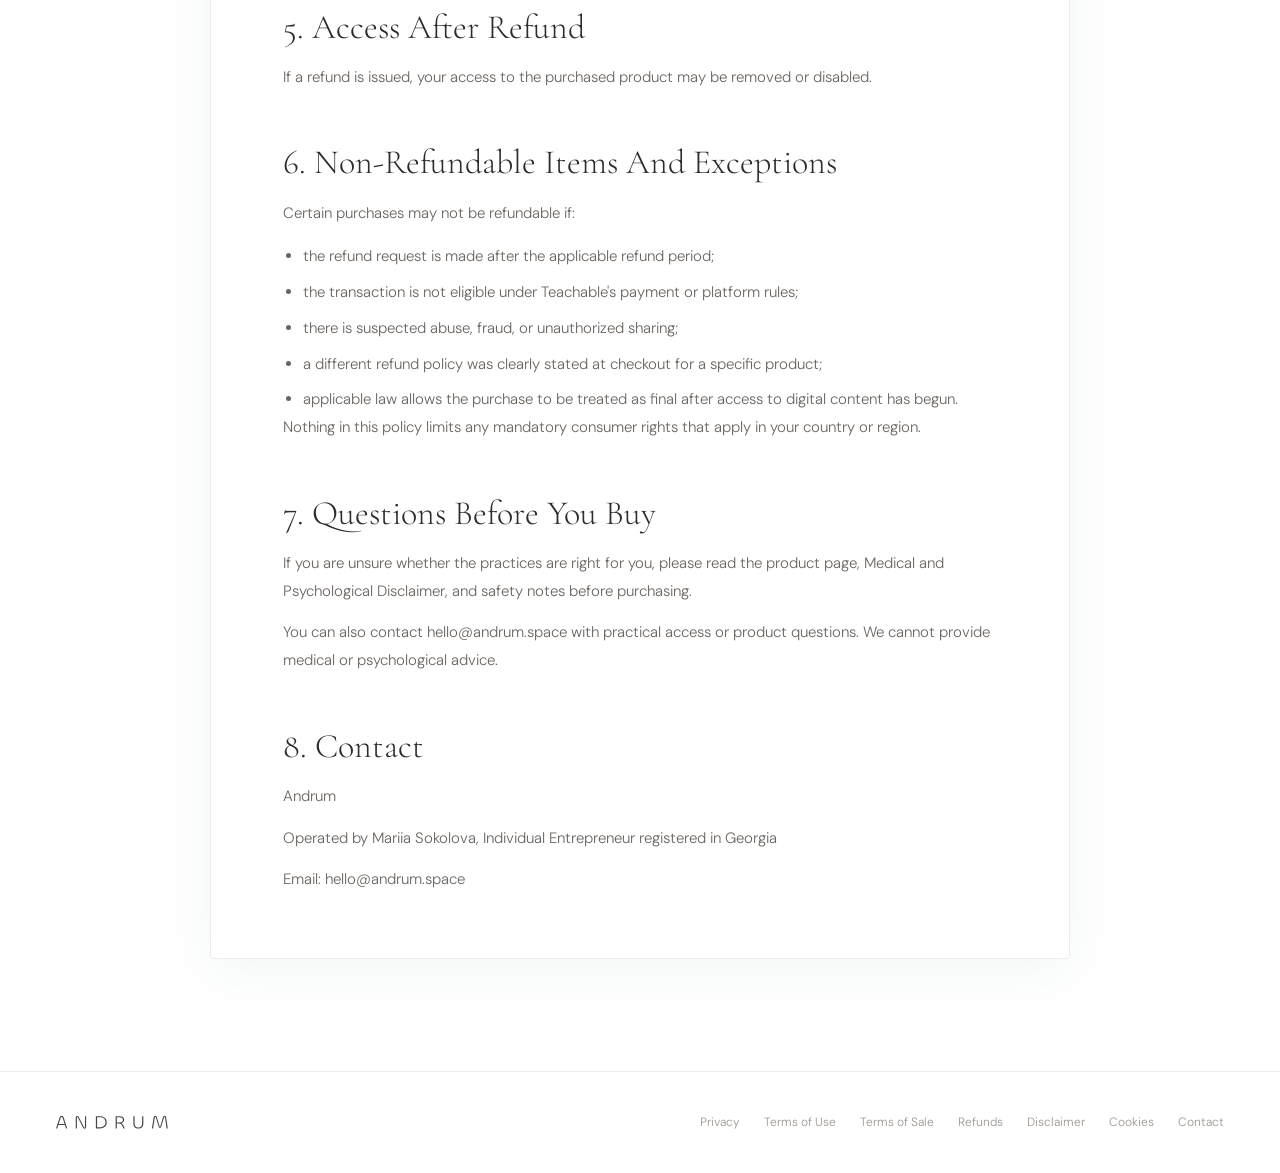
<file: legal/refund-policy.html>
<!DOCTYPE html>
<html lang="en">
<head>
<meta charset="UTF-8">
<meta name="viewport" content="width=device-width, initial-scale=1.0">
<title>Refund Policy — Andrum</title>
<link rel="icon" type="image/png" href="../assets/images/fav.png">
<link rel="apple-touch-icon" href="../assets/images/fav.png">
<link href="https://fonts.googleapis.com/css2?family=Cormorant+Garamond:ital,wght@0,300;0,400;0,500;1,300;1,400&family=DM+Sans:ital,wght@0,300;0,400;1,300&display=swap" rel="stylesheet">
<link rel="stylesheet" href="../assets/css/styles.css?v=20260526-legal">
<!-- Meta Pixel Code -->
<script>
!function(f,b,e,v,n,t,s)
{if(f.fbq)return;n=f.fbq=function(){n.callMethod?
n.callMethod.apply(n,arguments):n.queue.push(arguments)};
if(!f._fbq)f._fbq=n;n.push=n;n.loaded=!0;n.version='2.0';
n.queue=[];t=b.createElement(e);t.async=!0;
t.src=v;s=b.getElementsByTagName(e)[0];
s.parentNode.insertBefore(t,s)}(window, document,'script',
'https://connect.facebook.net/en_US/fbevents.js');
fbq('init', '1745914763452751');
fbq('track', 'PageView');
</script>
<noscript><img height="1" width="1" style="display:none"
src="https://www.facebook.com/tr?id=1745914763452751&ev=PageView&noscript=1"
/></noscript>
<!-- End Meta Pixel Code -->
</head>
<body class="legal-page">
<div class="blob-layer" aria-hidden="true">
  <div class="blob blob-1"></div>
  <div class="blob blob-2"></div>
  <div class="blob blob-3"></div>
</div>
<nav class="legal-nav">
  <a href="../index.html" class="logo" aria-label="Andrum home">
    <img src="../assets/images/andrum-logo.svg" alt="Andrum">
  </a>
  <a href="../index.html" class="nav-link">Back to site</a>
</nav>
<main class="legal-document">
<h1>Refund Policy</h1>
<p>Last updated: May 26, 2026</p>
<p>This Refund Policy applies to purchases of paid Andrum recorded audio practices and related digital materials. Andrum is operated by Mariia Sokolova, an individual entrepreneur registered in Georgia.</p>
<p>For refund questions, contact hello@andrum.space.</p>
<h2>1. Platform Used For Purchases</h2>
<p>Andrum products are sold through Teachable. Refund eligibility may depend on Teachable's checkout settings, payment provider rules, and Teachable's applicable terms.</p>
<h2>2. Standard Refund Period</h2>
<p>At the time this policy was prepared, Andrum follows Teachable's standard refund approach for eligible purchases made through Teachable Payments.</p>
<p>Under Teachable's standard policy, students are generally eligible for a full refund within 14 days of their initial payment for eligible course or digital product purchases, unless a different refund policy is clearly stated or an exception applies under Teachable's terms.</p>
<p>If Teachable's platform terms change, Teachable's applicable checkout and refund rules may control the transaction.</p>
<h2>3. How To Request A Refund</h2>
<p>To request a refund, email hello@andrum.space within 14 days of purchase.</p>
<p>Please include:</p>
<ul>
<li>the email address used at checkout;</li>
<li>your name, if different from the checkout email;</li>
<li>the product purchased;</li>
<li>purchase date;</li>
<li>order ID or receipt, if available.</li>
</ul>
<p>We may need to coordinate with Teachable to process the refund.</p>
<h2>4. Processing Time</h2>
<p>If your refund is approved, processing time may depend on Teachable, the payment processor, your bank, and your payment method.</p>
<p>Refunds usually return to the original payment method where possible.</p>
<h2>5. Access After Refund</h2>
<p>If a refund is issued, your access to the purchased product may be removed or disabled.</p>
<h2>6. Non-Refundable Items And Exceptions</h2>
<p>Certain purchases may not be refundable if:</p>
<ul>
<li>the refund request is made after the applicable refund period;</li>
<li>the transaction is not eligible under Teachable's payment or platform rules;</li>
<li>there is suspected abuse, fraud, or unauthorized sharing;</li>
<li>a different refund policy was clearly stated at checkout for a specific product;</li>
<li>applicable law allows the purchase to be treated as final after access to digital content has begun.</li>
</ul>
<p>Nothing in this policy limits any mandatory consumer rights that apply in your country or region.</p>
<h2>7. Questions Before You Buy</h2>
<p>If you are unsure whether the practices are right for you, please read the product page, Medical and Psychological Disclaimer, and safety notes before purchasing.</p>
<p>You can also contact hello@andrum.space with practical access or product questions. We cannot provide medical or psychological advice.</p>
<h2>8. Contact</h2>
<p>Andrum</p>
<p>Operated by Mariia Sokolova, Individual Entrepreneur registered in Georgia</p>
<p>Email: hello@andrum.space</p>
</main>
<footer class="site-footer legal-footer">
  <a href="../index.html" class="logo footer-logo" aria-label="Andrum home">
    <img src="../assets/images/andrum-logo.svg" alt="Andrum">
  </a>
  <div class="footer-links">
      <a href="privacy-policy.html">Privacy</a>
      <a href="terms-of-use.html">Terms of Use</a>
      <a href="terms-of-sale.html">Terms of Sale</a>
      <a href="refund-policy.html">Refunds</a>
      <a href="medical-psychological-disclaimer.html">Disclaimer</a>
      <a href="cookie-policy.html">Cookies</a>
      <a href="mailto:hello@andrum.space">Contact</a>
  </div>
</footer>
</body>
</html>
</file>
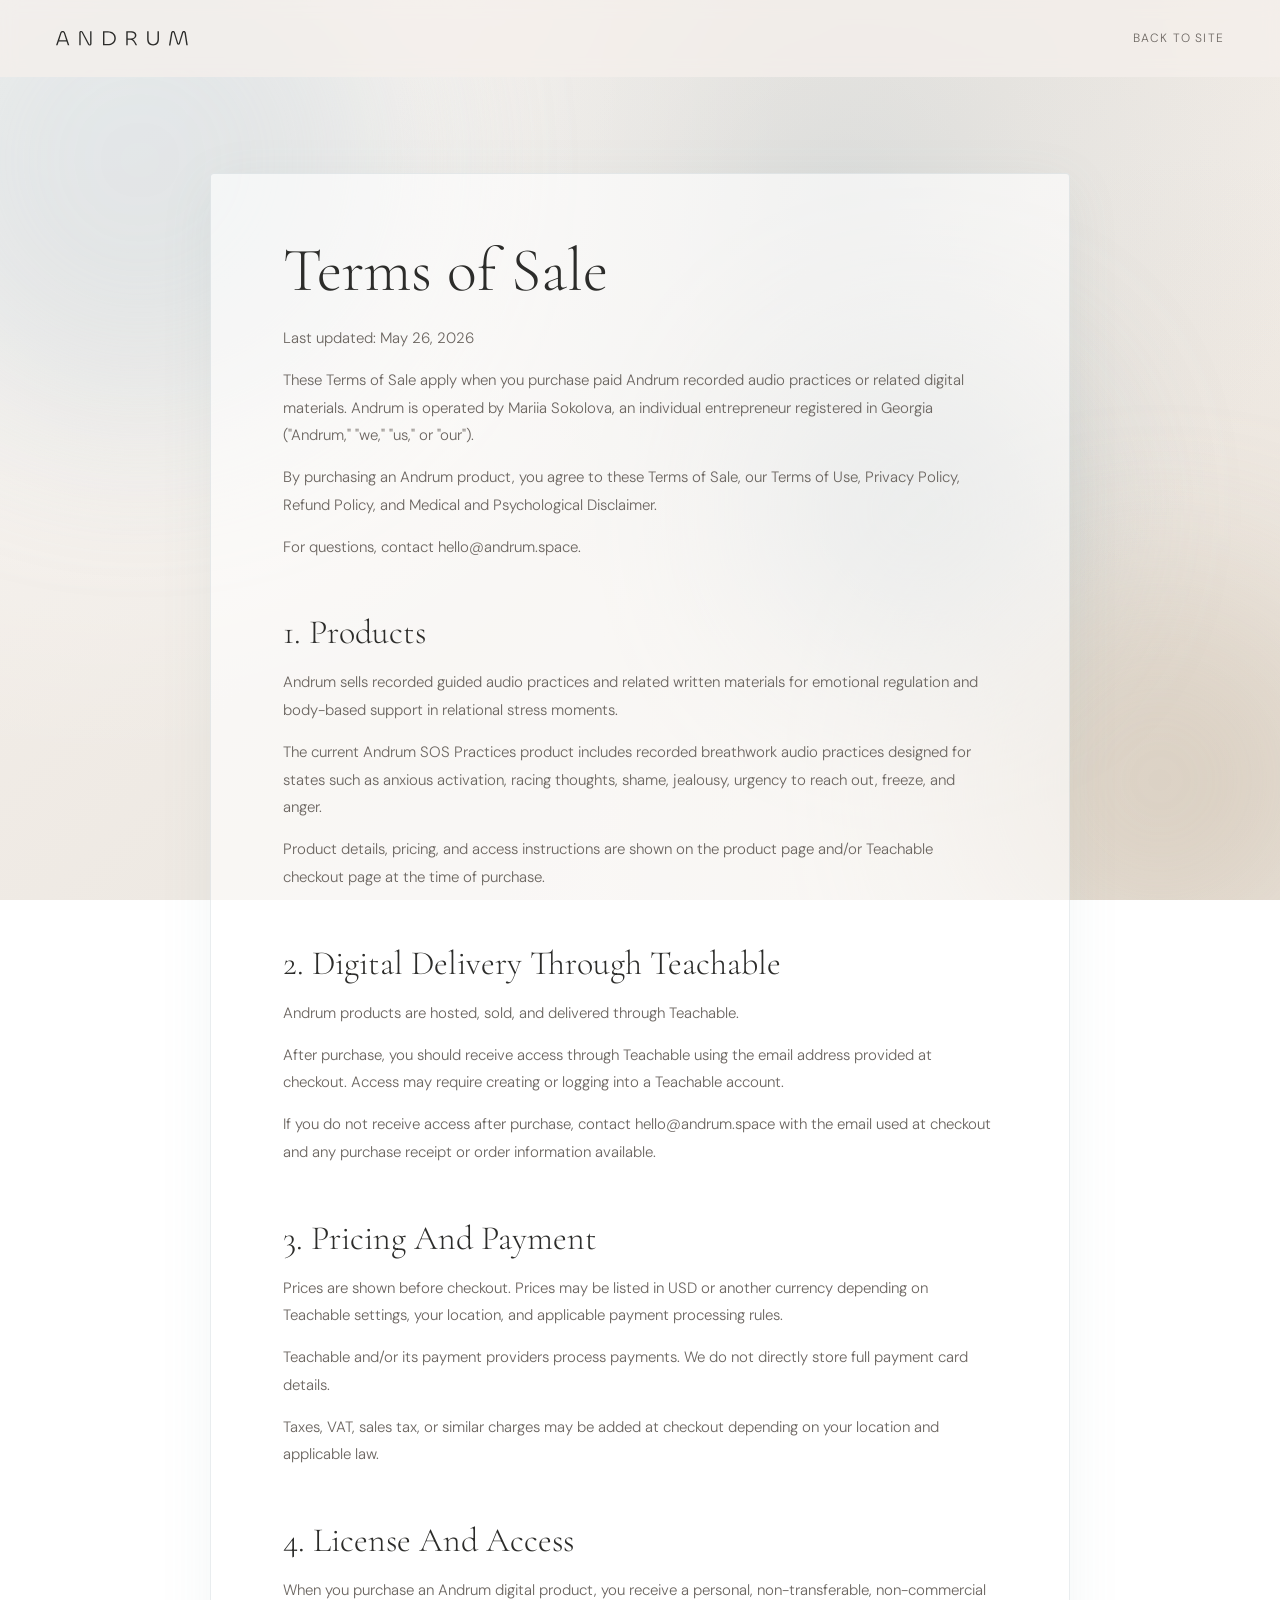
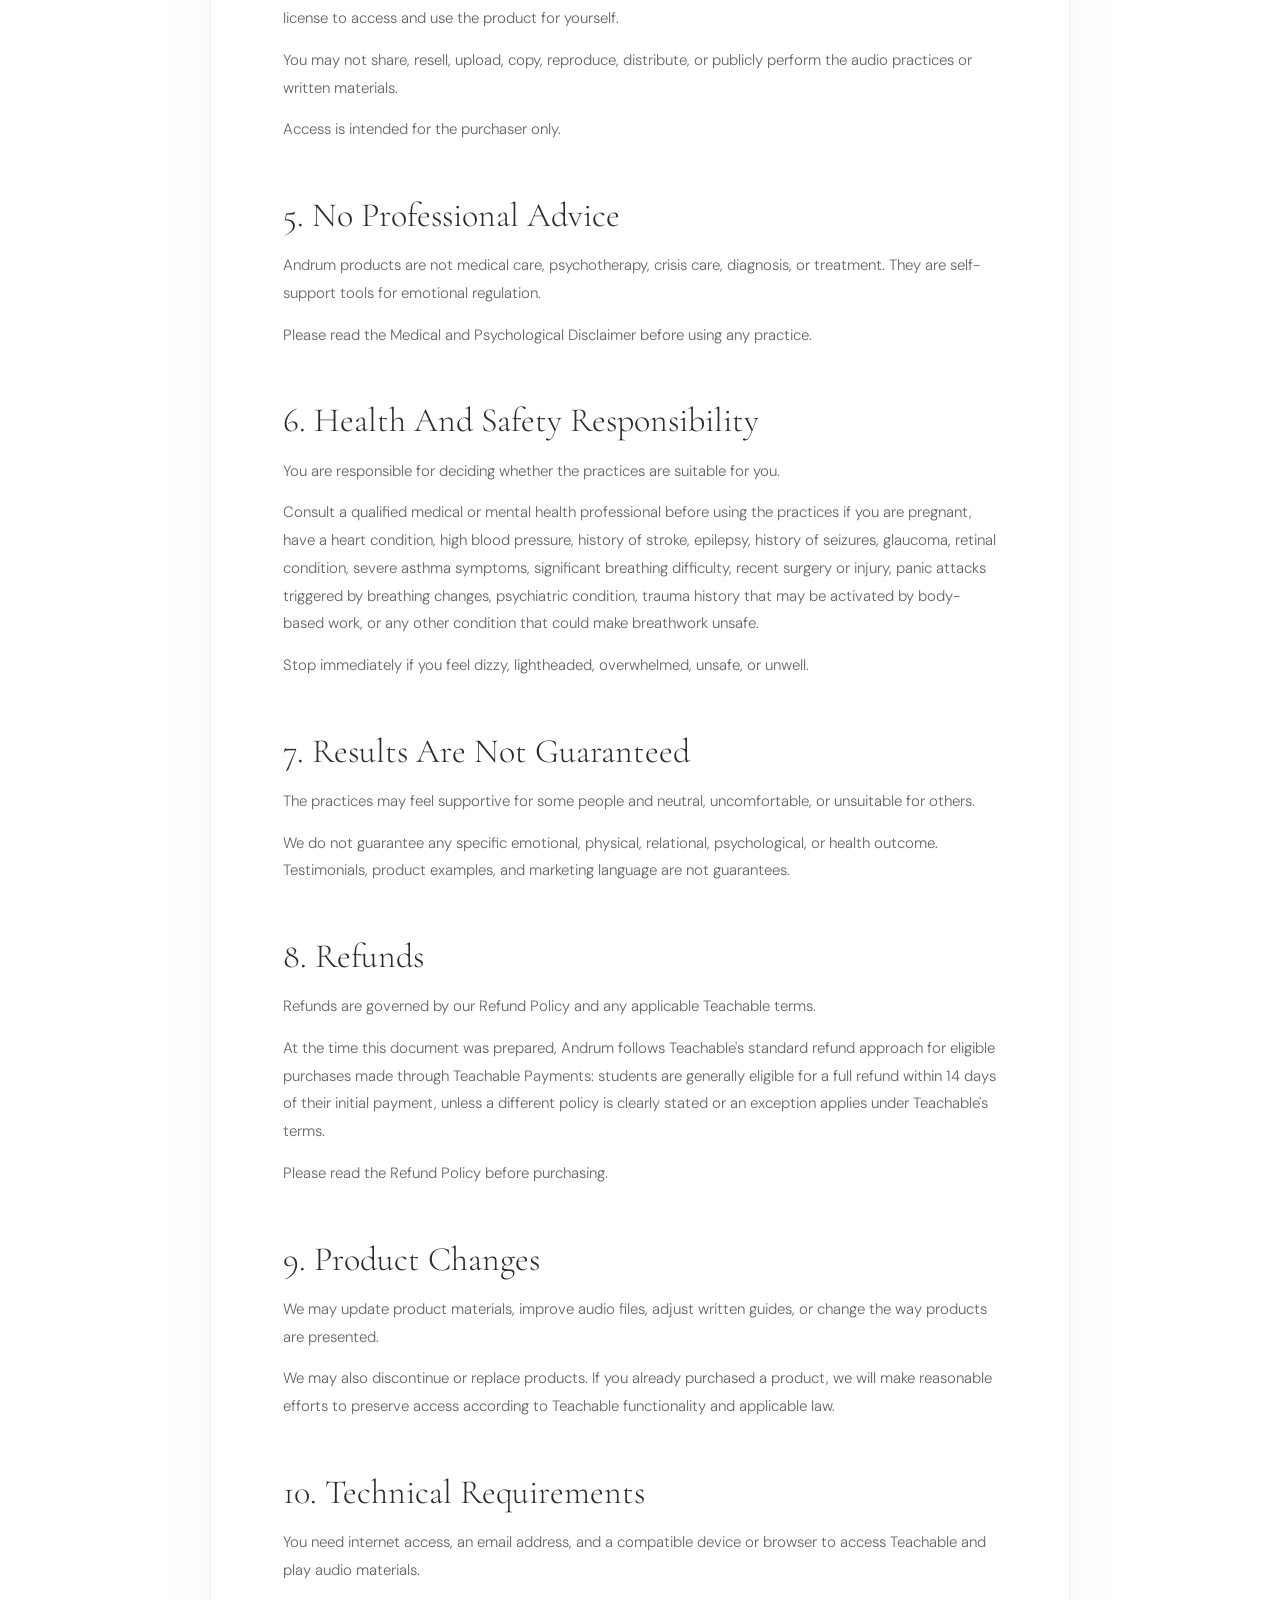
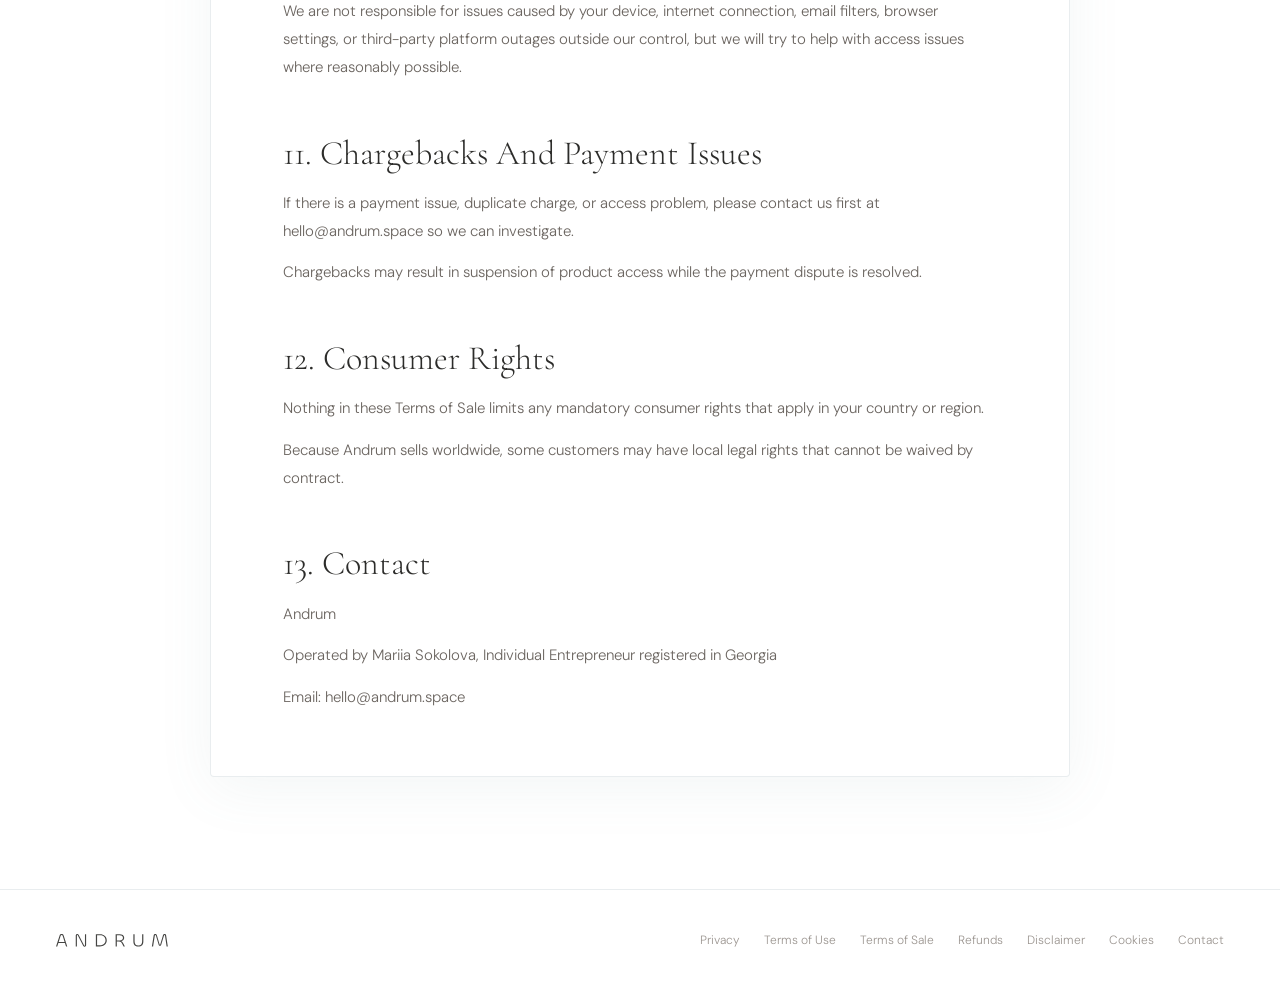
<file: legal/terms-of-sale.html>
<!DOCTYPE html>
<html lang="en">
<head>
<meta charset="UTF-8">
<meta name="viewport" content="width=device-width, initial-scale=1.0">
<title>Terms of Sale — Andrum</title>
<link rel="icon" type="image/png" href="../assets/images/fav.png">
<link rel="apple-touch-icon" href="../assets/images/fav.png">
<link href="https://fonts.googleapis.com/css2?family=Cormorant+Garamond:ital,wght@0,300;0,400;0,500;1,300;1,400&family=DM+Sans:ital,wght@0,300;0,400;1,300&display=swap" rel="stylesheet">
<link rel="stylesheet" href="../assets/css/styles.css?v=20260526-legal">
<!-- Meta Pixel Code -->
<script>
!function(f,b,e,v,n,t,s)
{if(f.fbq)return;n=f.fbq=function(){n.callMethod?
n.callMethod.apply(n,arguments):n.queue.push(arguments)};
if(!f._fbq)f._fbq=n;n.push=n;n.loaded=!0;n.version='2.0';
n.queue=[];t=b.createElement(e);t.async=!0;
t.src=v;s=b.getElementsByTagName(e)[0];
s.parentNode.insertBefore(t,s)}(window, document,'script',
'https://connect.facebook.net/en_US/fbevents.js');
fbq('init', '1745914763452751');
fbq('track', 'PageView');
</script>
<noscript><img height="1" width="1" style="display:none"
src="https://www.facebook.com/tr?id=1745914763452751&ev=PageView&noscript=1"
/></noscript>
<!-- End Meta Pixel Code -->
</head>
<body class="legal-page">
<div class="blob-layer" aria-hidden="true">
  <div class="blob blob-1"></div>
  <div class="blob blob-2"></div>
  <div class="blob blob-3"></div>
</div>
<nav class="legal-nav">
  <a href="../index.html" class="logo" aria-label="Andrum home">
    <img src="../assets/images/andrum-logo.svg" alt="Andrum">
  </a>
  <a href="../index.html" class="nav-link">Back to site</a>
</nav>
<main class="legal-document">
<h1>Terms of Sale</h1>
<p>Last updated: May 26, 2026</p>
<p>These Terms of Sale apply when you purchase paid Andrum recorded audio practices or related digital materials. Andrum is operated by Mariia Sokolova, an individual entrepreneur registered in Georgia ("Andrum," "we," "us," or "our").</p>
<p>By purchasing an Andrum product, you agree to these Terms of Sale, our Terms of Use, Privacy Policy, Refund Policy, and Medical and Psychological Disclaimer.</p>
<p>For questions, contact hello@andrum.space.</p>
<h2>1. Products</h2>
<p>Andrum sells recorded guided audio practices and related written materials for emotional regulation and body-based support in relational stress moments.</p>
<p>The current Andrum SOS Practices product includes recorded breathwork audio practices designed for states such as anxious activation, racing thoughts, shame, jealousy, urgency to reach out, freeze, and anger.</p>
<p>Product details, pricing, and access instructions are shown on the product page and/or Teachable checkout page at the time of purchase.</p>
<h2>2. Digital Delivery Through Teachable</h2>
<p>Andrum products are hosted, sold, and delivered through Teachable.</p>
<p>After purchase, you should receive access through Teachable using the email address provided at checkout. Access may require creating or logging into a Teachable account.</p>
<p>If you do not receive access after purchase, contact hello@andrum.space with the email used at checkout and any purchase receipt or order information available.</p>
<h2>3. Pricing And Payment</h2>
<p>Prices are shown before checkout. Prices may be listed in USD or another currency depending on Teachable settings, your location, and applicable payment processing rules.</p>
<p>Teachable and/or its payment providers process payments. We do not directly store full payment card details.</p>
<p>Taxes, VAT, sales tax, or similar charges may be added at checkout depending on your location and applicable law.</p>
<h2>4. License And Access</h2>
<p>When you purchase an Andrum digital product, you receive a personal, non-transferable, non-commercial license to access and use the product for yourself.</p>
<p>You may not share, resell, upload, copy, reproduce, distribute, or publicly perform the audio practices or written materials.</p>
<p>Access is intended for the purchaser only.</p>
<h2>5. No Professional Advice</h2>
<p>Andrum products are not medical care, psychotherapy, crisis care, diagnosis, or treatment. They are self-support tools for emotional regulation.</p>
<p>Please read the Medical and Psychological Disclaimer before using any practice.</p>
<h2>6. Health And Safety Responsibility</h2>
<p>You are responsible for deciding whether the practices are suitable for you.</p>
<p>Consult a qualified medical or mental health professional before using the practices if you are pregnant, have a heart condition, high blood pressure, history of stroke, epilepsy, history of seizures, glaucoma, retinal condition, severe asthma symptoms, significant breathing difficulty, recent surgery or injury, panic attacks triggered by breathing changes, psychiatric condition, trauma history that may be activated by body-based work, or any other condition that could make breathwork unsafe.</p>
<p>Stop immediately if you feel dizzy, lightheaded, overwhelmed, unsafe, or unwell.</p>
<h2>7. Results Are Not Guaranteed</h2>
<p>The practices may feel supportive for some people and neutral, uncomfortable, or unsuitable for others.</p>
<p>We do not guarantee any specific emotional, physical, relational, psychological, or health outcome. Testimonials, product examples, and marketing language are not guarantees.</p>
<h2>8. Refunds</h2>
<p>Refunds are governed by our Refund Policy and any applicable Teachable terms.</p>
<p>At the time this document was prepared, Andrum follows Teachable's standard refund approach for eligible purchases made through Teachable Payments: students are generally eligible for a full refund within 14 days of their initial payment, unless a different policy is clearly stated or an exception applies under Teachable's terms.</p>
<p>Please read the Refund Policy before purchasing.</p>
<h2>9. Product Changes</h2>
<p>We may update product materials, improve audio files, adjust written guides, or change the way products are presented.</p>
<p>We may also discontinue or replace products. If you already purchased a product, we will make reasonable efforts to preserve access according to Teachable functionality and applicable law.</p>
<h2>10. Technical Requirements</h2>
<p>You need internet access, an email address, and a compatible device or browser to access Teachable and play audio materials.</p>
<p>We are not responsible for issues caused by your device, internet connection, email filters, browser settings, or third-party platform outages outside our control, but we will try to help with access issues where reasonably possible.</p>
<h2>11. Chargebacks And Payment Issues</h2>
<p>If there is a payment issue, duplicate charge, or access problem, please contact us first at hello@andrum.space so we can investigate.</p>
<p>Chargebacks may result in suspension of product access while the payment dispute is resolved.</p>
<h2>12. Consumer Rights</h2>
<p>Nothing in these Terms of Sale limits any mandatory consumer rights that apply in your country or region.</p>
<p>Because Andrum sells worldwide, some customers may have local legal rights that cannot be waived by contract.</p>
<h2>13. Contact</h2>
<p>Andrum</p>
<p>Operated by Mariia Sokolova, Individual Entrepreneur registered in Georgia</p>
<p>Email: hello@andrum.space</p>
</main>
<footer class="site-footer legal-footer">
  <a href="../index.html" class="logo footer-logo" aria-label="Andrum home">
    <img src="../assets/images/andrum-logo.svg" alt="Andrum">
  </a>
  <div class="footer-links">
      <a href="privacy-policy.html">Privacy</a>
      <a href="terms-of-use.html">Terms of Use</a>
      <a href="terms-of-sale.html">Terms of Sale</a>
      <a href="refund-policy.html">Refunds</a>
      <a href="medical-psychological-disclaimer.html">Disclaimer</a>
      <a href="cookie-policy.html">Cookies</a>
      <a href="mailto:hello@andrum.space">Contact</a>
  </div>
</footer>
</body>
</html>
</file>
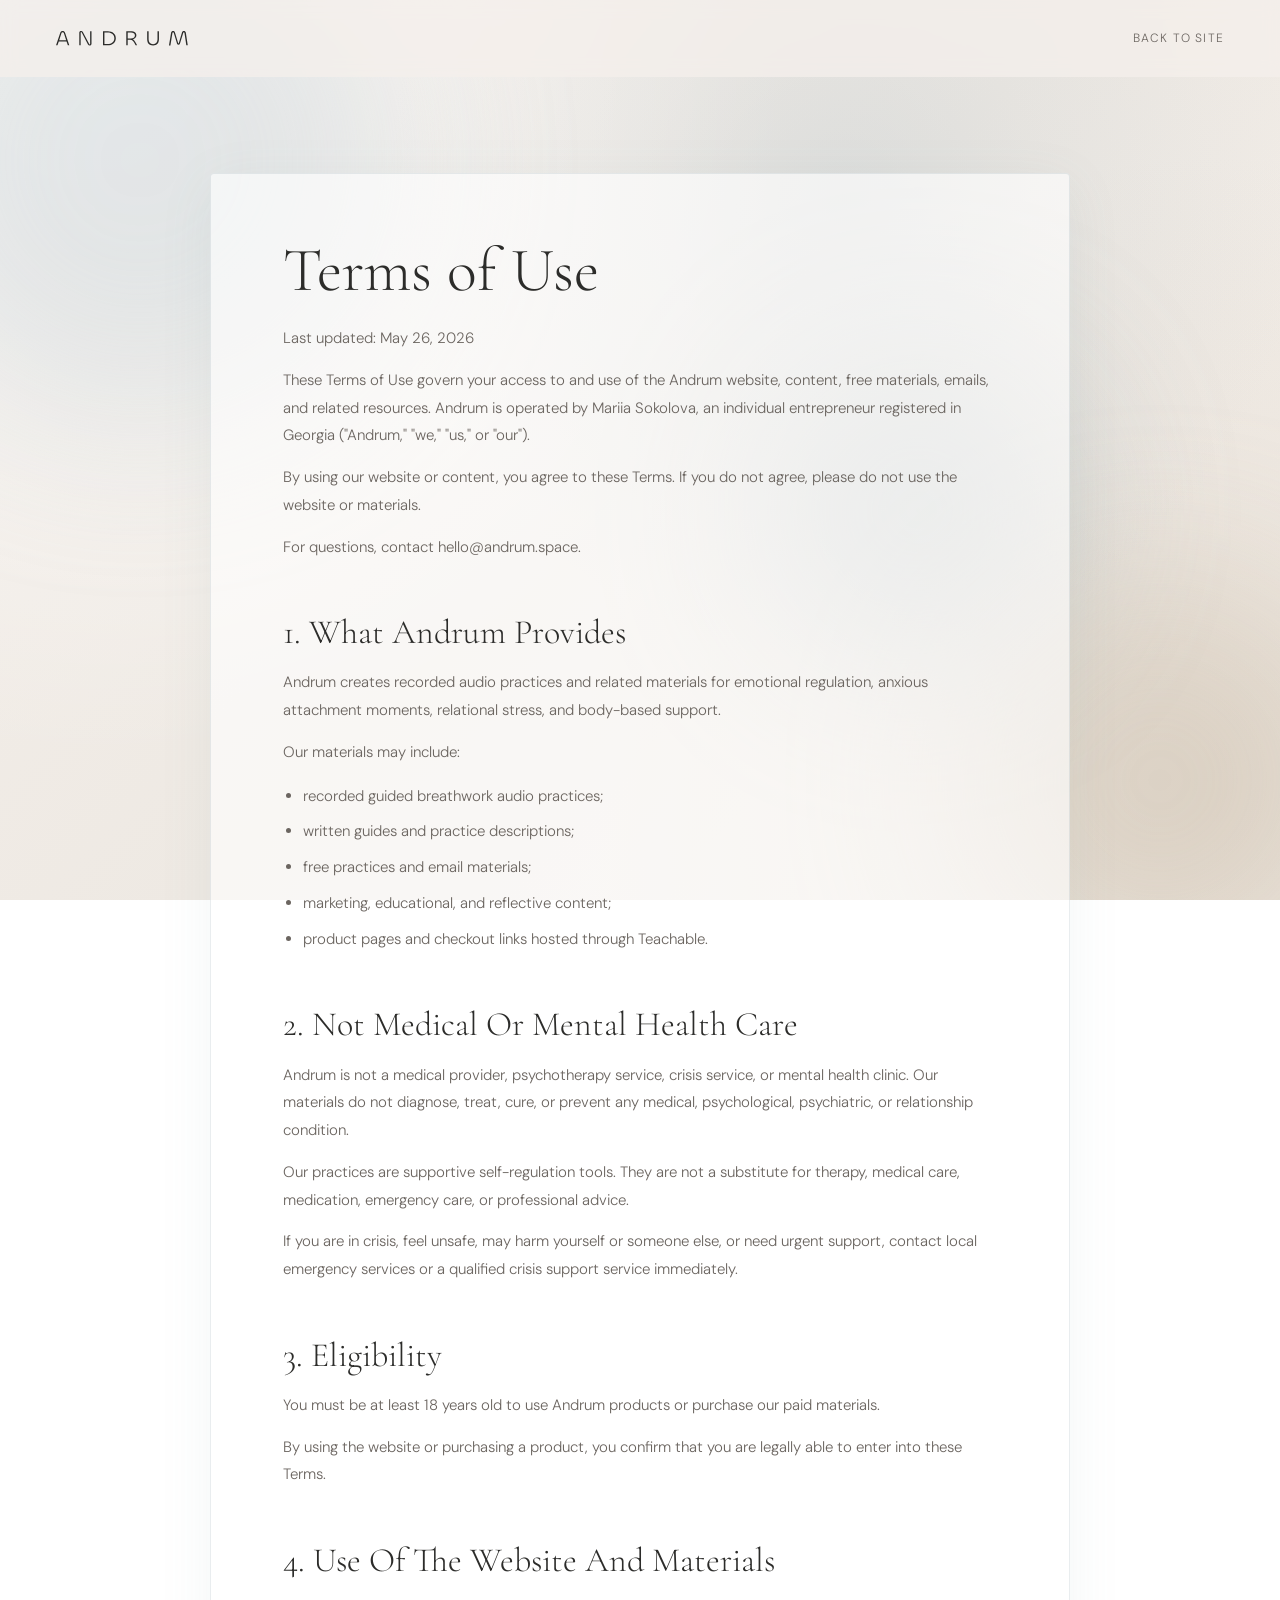
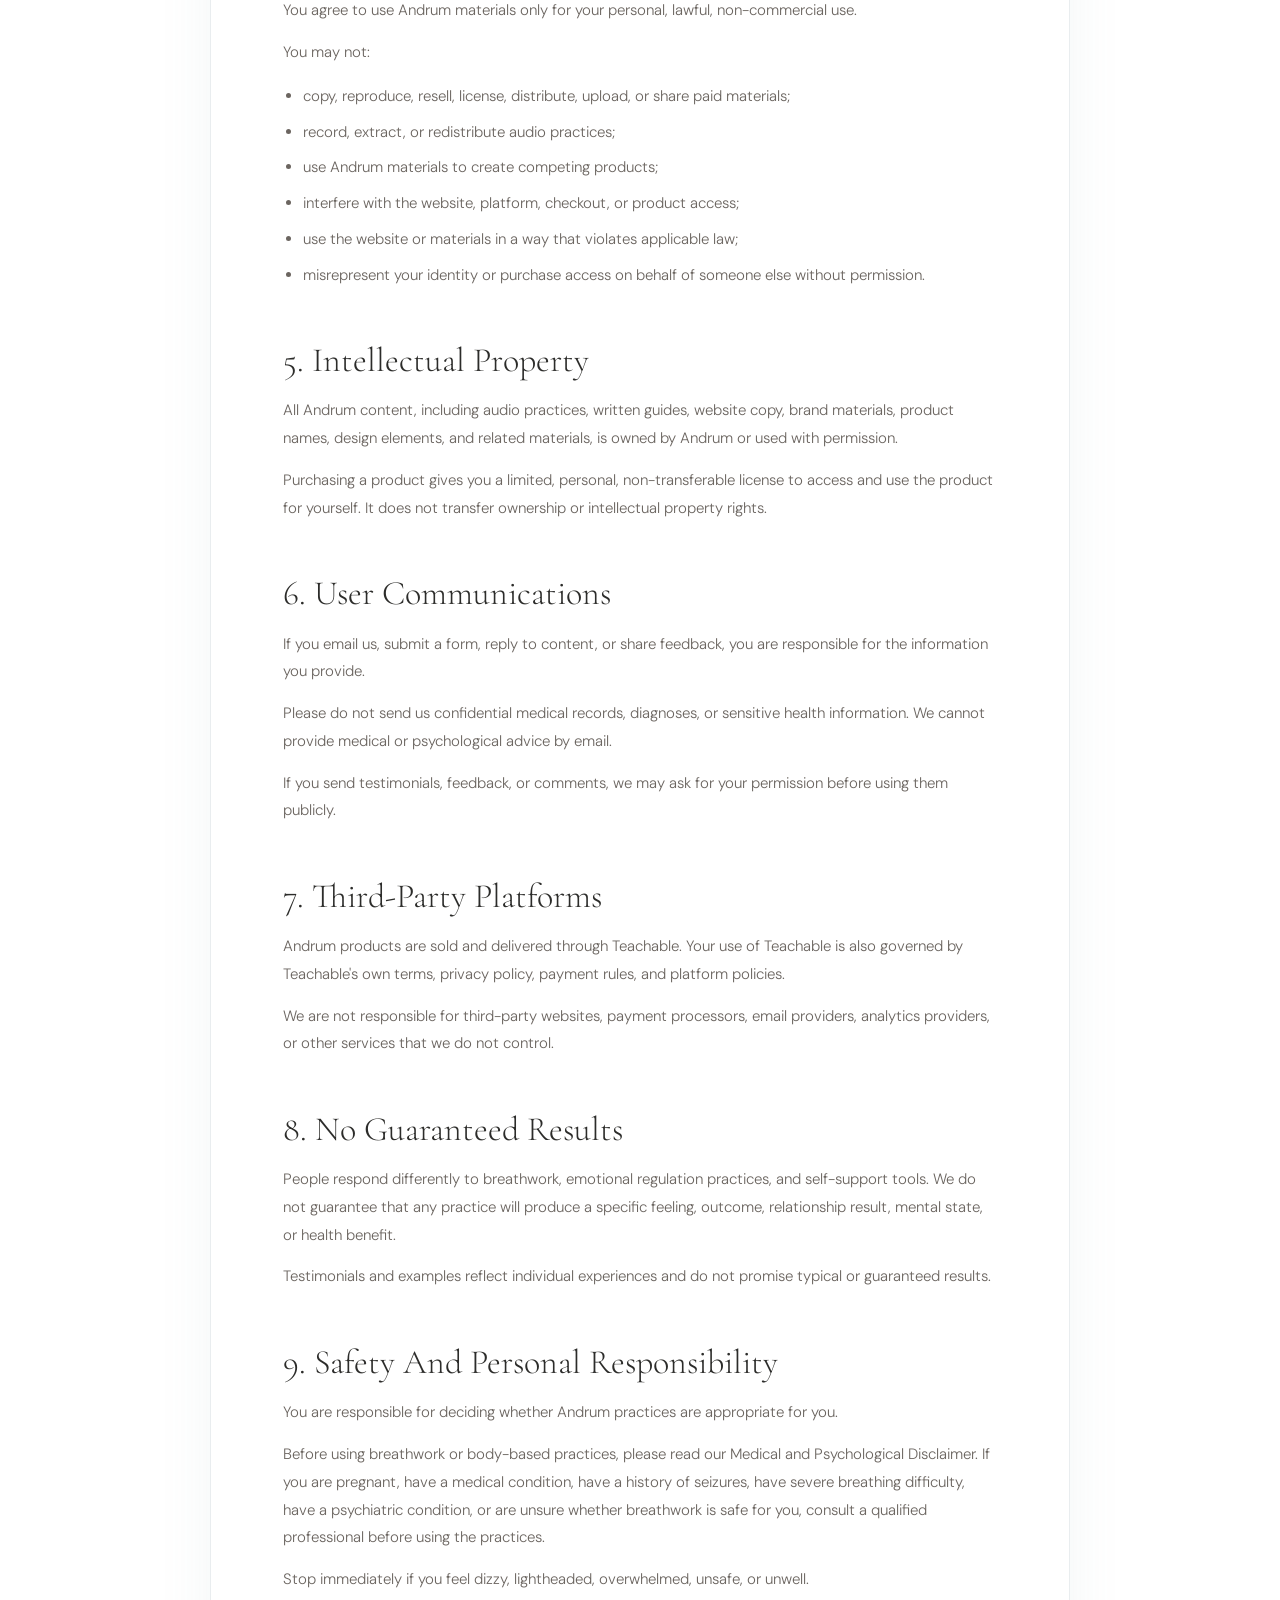
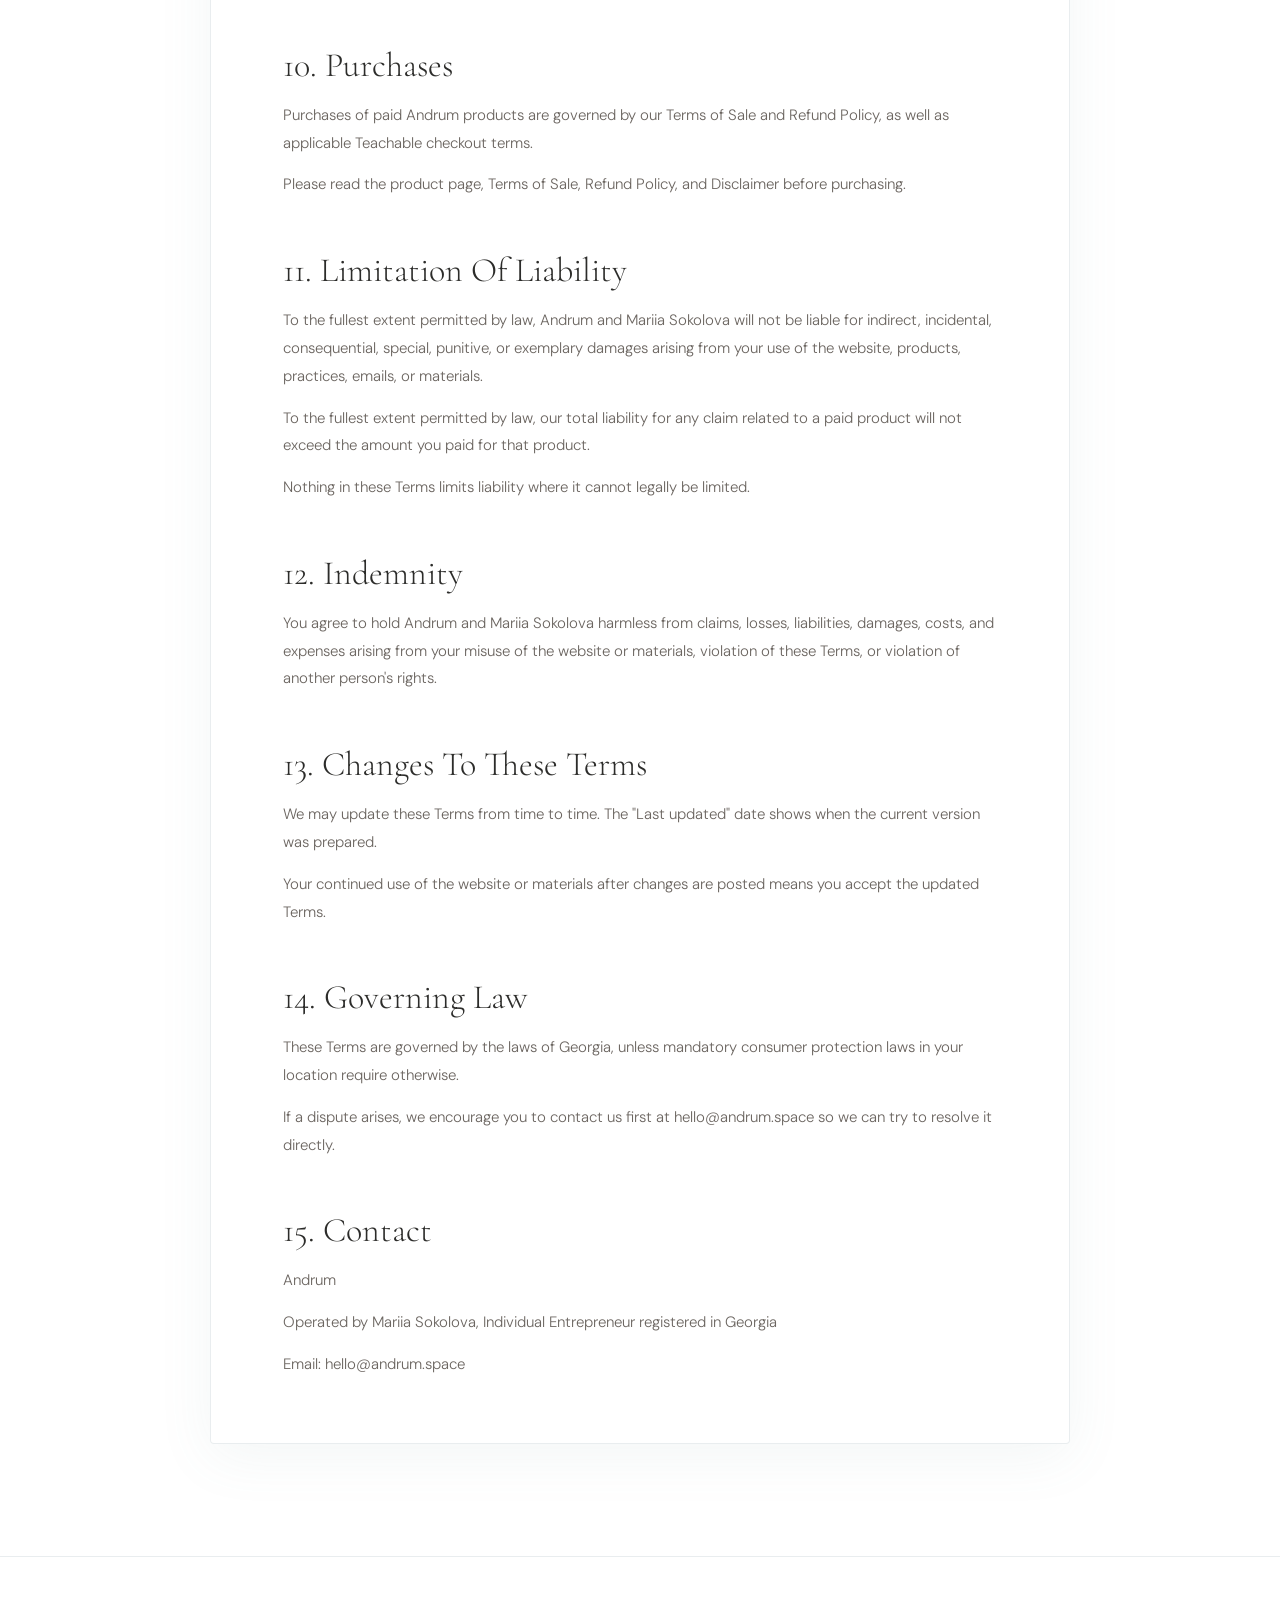
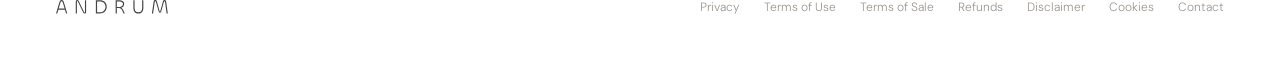
<file: legal/terms-of-use.html>
<!DOCTYPE html>
<html lang="en">
<head>
<meta charset="UTF-8">
<meta name="viewport" content="width=device-width, initial-scale=1.0">
<title>Terms of Use — Andrum</title>
<link rel="icon" type="image/png" href="../assets/images/fav.png">
<link rel="apple-touch-icon" href="../assets/images/fav.png">
<link href="https://fonts.googleapis.com/css2?family=Cormorant+Garamond:ital,wght@0,300;0,400;0,500;1,300;1,400&family=DM+Sans:ital,wght@0,300;0,400;1,300&display=swap" rel="stylesheet">
<link rel="stylesheet" href="../assets/css/styles.css?v=20260526-legal">
<!-- Meta Pixel Code -->
<script>
!function(f,b,e,v,n,t,s)
{if(f.fbq)return;n=f.fbq=function(){n.callMethod?
n.callMethod.apply(n,arguments):n.queue.push(arguments)};
if(!f._fbq)f._fbq=n;n.push=n;n.loaded=!0;n.version='2.0';
n.queue=[];t=b.createElement(e);t.async=!0;
t.src=v;s=b.getElementsByTagName(e)[0];
s.parentNode.insertBefore(t,s)}(window, document,'script',
'https://connect.facebook.net/en_US/fbevents.js');
fbq('init', '1745914763452751');
fbq('track', 'PageView');
</script>
<noscript><img height="1" width="1" style="display:none"
src="https://www.facebook.com/tr?id=1745914763452751&ev=PageView&noscript=1"
/></noscript>
<!-- End Meta Pixel Code -->
</head>
<body class="legal-page">
<div class="blob-layer" aria-hidden="true">
  <div class="blob blob-1"></div>
  <div class="blob blob-2"></div>
  <div class="blob blob-3"></div>
</div>
<nav class="legal-nav">
  <a href="../index.html" class="logo" aria-label="Andrum home">
    <img src="../assets/images/andrum-logo.svg" alt="Andrum">
  </a>
  <a href="../index.html" class="nav-link">Back to site</a>
</nav>
<main class="legal-document">
<h1>Terms of Use</h1>
<p>Last updated: May 26, 2026</p>
<p>These Terms of Use govern your access to and use of the Andrum website, content, free materials, emails, and related resources. Andrum is operated by Mariia Sokolova, an individual entrepreneur registered in Georgia ("Andrum," "we," "us," or "our").</p>
<p>By using our website or content, you agree to these Terms. If you do not agree, please do not use the website or materials.</p>
<p>For questions, contact hello@andrum.space.</p>
<h2>1. What Andrum Provides</h2>
<p>Andrum creates recorded audio practices and related materials for emotional regulation, anxious attachment moments, relational stress, and body-based support.</p>
<p>Our materials may include:</p>
<ul>
<li>recorded guided breathwork audio practices;</li>
<li>written guides and practice descriptions;</li>
<li>free practices and email materials;</li>
<li>marketing, educational, and reflective content;</li>
<li>product pages and checkout links hosted through Teachable.</li>
</ul>
<h2>2. Not Medical Or Mental Health Care</h2>
<p>Andrum is not a medical provider, psychotherapy service, crisis service, or mental health clinic. Our materials do not diagnose, treat, cure, or prevent any medical, psychological, psychiatric, or relationship condition.</p>
<p>Our practices are supportive self-regulation tools. They are not a substitute for therapy, medical care, medication, emergency care, or professional advice.</p>
<p>If you are in crisis, feel unsafe, may harm yourself or someone else, or need urgent support, contact local emergency services or a qualified crisis support service immediately.</p>
<h2>3. Eligibility</h2>
<p>You must be at least 18 years old to use Andrum products or purchase our paid materials.</p>
<p>By using the website or purchasing a product, you confirm that you are legally able to enter into these Terms.</p>
<h2>4. Use Of The Website And Materials</h2>
<p>You agree to use Andrum materials only for your personal, lawful, non-commercial use.</p>
<p>You may not:</p>
<ul>
<li>copy, reproduce, resell, license, distribute, upload, or share paid materials;</li>
<li>record, extract, or redistribute audio practices;</li>
<li>use Andrum materials to create competing products;</li>
<li>interfere with the website, platform, checkout, or product access;</li>
<li>use the website or materials in a way that violates applicable law;</li>
<li>misrepresent your identity or purchase access on behalf of someone else without permission.</li>
</ul>
<h2>5. Intellectual Property</h2>
<p>All Andrum content, including audio practices, written guides, website copy, brand materials, product names, design elements, and related materials, is owned by Andrum or used with permission.</p>
<p>Purchasing a product gives you a limited, personal, non-transferable license to access and use the product for yourself. It does not transfer ownership or intellectual property rights.</p>
<h2>6. User Communications</h2>
<p>If you email us, submit a form, reply to content, or share feedback, you are responsible for the information you provide.</p>
<p>Please do not send us confidential medical records, diagnoses, or sensitive health information. We cannot provide medical or psychological advice by email.</p>
<p>If you send testimonials, feedback, or comments, we may ask for your permission before using them publicly.</p>
<h2>7. Third-Party Platforms</h2>
<p>Andrum products are sold and delivered through Teachable. Your use of Teachable is also governed by Teachable's own terms, privacy policy, payment rules, and platform policies.</p>
<p>We are not responsible for third-party websites, payment processors, email providers, analytics providers, or other services that we do not control.</p>
<h2>8. No Guaranteed Results</h2>
<p>People respond differently to breathwork, emotional regulation practices, and self-support tools. We do not guarantee that any practice will produce a specific feeling, outcome, relationship result, mental state, or health benefit.</p>
<p>Testimonials and examples reflect individual experiences and do not promise typical or guaranteed results.</p>
<h2>9. Safety And Personal Responsibility</h2>
<p>You are responsible for deciding whether Andrum practices are appropriate for you.</p>
<p>Before using breathwork or body-based practices, please read our Medical and Psychological Disclaimer. If you are pregnant, have a medical condition, have a history of seizures, have severe breathing difficulty, have a psychiatric condition, or are unsure whether breathwork is safe for you, consult a qualified professional before using the practices.</p>
<p>Stop immediately if you feel dizzy, lightheaded, overwhelmed, unsafe, or unwell.</p>
<h2>10. Purchases</h2>
<p>Purchases of paid Andrum products are governed by our Terms of Sale and Refund Policy, as well as applicable Teachable checkout terms.</p>
<p>Please read the product page, Terms of Sale, Refund Policy, and Disclaimer before purchasing.</p>
<h2>11. Limitation Of Liability</h2>
<p>To the fullest extent permitted by law, Andrum and Mariia Sokolova will not be liable for indirect, incidental, consequential, special, punitive, or exemplary damages arising from your use of the website, products, practices, emails, or materials.</p>
<p>To the fullest extent permitted by law, our total liability for any claim related to a paid product will not exceed the amount you paid for that product.</p>
<p>Nothing in these Terms limits liability where it cannot legally be limited.</p>
<h2>12. Indemnity</h2>
<p>You agree to hold Andrum and Mariia Sokolova harmless from claims, losses, liabilities, damages, costs, and expenses arising from your misuse of the website or materials, violation of these Terms, or violation of another person's rights.</p>
<h2>13. Changes To These Terms</h2>
<p>We may update these Terms from time to time. The "Last updated" date shows when the current version was prepared.</p>
<p>Your continued use of the website or materials after changes are posted means you accept the updated Terms.</p>
<h2>14. Governing Law</h2>
<p>These Terms are governed by the laws of Georgia, unless mandatory consumer protection laws in your location require otherwise.</p>
<p>If a dispute arises, we encourage you to contact us first at hello@andrum.space so we can try to resolve it directly.</p>
<h2>15. Contact</h2>
<p>Andrum</p>
<p>Operated by Mariia Sokolova, Individual Entrepreneur registered in Georgia</p>
<p>Email: hello@andrum.space</p>
</main>
<footer class="site-footer legal-footer">
  <a href="../index.html" class="logo footer-logo" aria-label="Andrum home">
    <img src="../assets/images/andrum-logo.svg" alt="Andrum">
  </a>
  <div class="footer-links">
      <a href="privacy-policy.html">Privacy</a>
      <a href="terms-of-use.html">Terms of Use</a>
      <a href="terms-of-sale.html">Terms of Sale</a>
      <a href="refund-policy.html">Refunds</a>
      <a href="medical-psychological-disclaimer.html">Disclaimer</a>
      <a href="cookie-policy.html">Cookies</a>
      <a href="mailto:hello@andrum.space">Contact</a>
  </div>
</footer>
</body>
</html>
</file>
<file: assets/css/styles.css>
:root {
  --bg:        #F5F0EB;
  --bg2:       #EDE8E2;
  --bg3:       #E8E4DF;
  --mist:      #B8C5CC;
  --slate:     #6B8891;
  --slate-d:   #4A6570;
  --sand:      #C4B5A0;
  --sand-d:    #A89580;
  --text:      #2C2C2A;
  --text-mid:  #6B6560;
  --text-soft: #9B9590;
  --border:    rgba(107,136,145,0.15);
  --border2:   rgba(107,136,145,0.25);
}

* { margin:0; padding:0; box-sizing:border-box; }
html { scroll-behavior:smooth; }

body {
  background:
    radial-gradient(circle at 66% 22%, rgba(184,197,204,0.34) 0, rgba(184,197,204,0.16) 18%, transparent 42%),
    radial-gradient(circle at 95% 88%, rgba(196,181,160,0.26) 0, rgba(196,181,160,0.12) 20%, transparent 44%),
    radial-gradient(circle at 8% 8%, rgba(255,255,255,0.72) 0, rgba(255,255,255,0.35) 24%, transparent 48%),
    linear-gradient(135deg, #F5F0EB 0%, #EEE9E3 50%, #F5F0EB 100%);
  background-attachment: fixed;
  background-size: cover;
  color: var(--text);
  font-family: 'DM Sans', sans-serif;
  font-weight: 300;
  overflow-x: hidden;
  line-height: 1.75;
}

/* ── PARTICLES CANVAS ── */
#particles-canvas {
  position: fixed;
  inset: 0;
  pointer-events: none;
  z-index: 0;
  opacity: 0.55;
}

/* ── BLOBS ── */
.blob-layer {
  position: fixed;
  inset: 0;
  pointer-events: none;
  z-index: 0;
  overflow: hidden;
}
.blob {
  position: absolute;
  border-radius: 50%;
  filter: blur(90px);
  opacity: 0.35;
  animation: blobDrift 18s ease-in-out infinite;
}
.blob-1 { width:520px; height:520px; background:#B8C5CC; top:-100px; left:-120px; animation-delay:0s; }
.blob-2 { width:400px; height:400px; background:#C4B5A0; bottom:-80px; right:-80px; animation-delay:-7s; }
.blob-3 { width:300px; height:300px; background:#8FA3AB; top:40%; left:60%; animation-delay:-12s; }
@keyframes blobDrift {
  0%,100% { transform: translate(0,0) scale(1); }
  33% { transform: translate(30px,-20px) scale(1.04); }
  66% { transform: translate(-20px,30px) scale(0.97); }
}

/* ── NAV ── */
nav {
  position: fixed;
  top: 0; left: 0; right: 0;
  padding: 28px 56px;
  display: flex;
  justify-content: space-between;
  align-items: center;
  z-index: 200;
  background: linear-gradient(to bottom, rgba(245,240,235,0.92) 60%, transparent);
  backdrop-filter: blur(8px);
}
.logo {
  display: inline-flex;
  align-items: center;
  width: 132px;
  color: var(--text);
  text-decoration: none;
}
.logo img {
  display: block;
  width: 100%;
  height: auto;
}
.nav-links {
  display: flex;
  align-items: center;
  gap: 36px;
}
.nav-link {
  font-size: 12px;
  letter-spacing: 0.1em;
  text-transform: uppercase;
  color: var(--text-mid);
  text-decoration: none;
  transition: color 0.25s ease;
}
.nav-link:hover { color: var(--slate-d); }
.nav-cta {
  background: transparent;
  color: var(--slate-d);
  border: 1px solid var(--border2);
  padding: 10px 28px;
  font-family: 'DM Sans', sans-serif;
  font-size: 12px;
  font-weight: 400;
  letter-spacing: 0.12em;
  text-transform: uppercase;
  cursor: pointer;
  transition: all 0.35s ease;
  text-decoration: none;
  display: inline-flex;
  align-items: center;
  justify-content: center;
  text-align: center;
}
.nav-cta:hover {
  background: var(--slate);
  color: white;
  border-color: var(--slate);
}


/* ── BURGER ── */
.burger {
  display: none;
  flex-direction: column;
  justify-content: center;
  gap: 5px;
  width: 36px;
  height: 36px;
  cursor: pointer;
  z-index: 300;
  background: none;
  border: none;
  padding: 4px;
}
.burger span {
  display: block;
  height: 1px;
  background: var(--text);
  transition: all 0.4s cubic-bezier(0.23, 1, 0.32, 1);
  transform-origin: center;
}
.burger span:nth-child(1) { width: 24px; }
.burger span:nth-child(2) { width: 16px; }
.burger span:nth-child(3) { width: 20px; }
.burger.open span:nth-child(1) {
  transform: translateY(6px) rotate(45deg);
  width: 22px;
}
.burger.open span:nth-child(2) {
  opacity: 0;
  transform: scaleX(0);
}
.burger.open span:nth-child(3) {
  transform: translateY(-6px) rotate(-45deg);
  width: 22px;
}

/* ── MOBILE MENU ── */
.mobile-menu {
  display: none;
  position: fixed;
  inset: 0;
  z-index: 250;
  pointer-events: none;
}
.mobile-menu-backdrop {
  position: absolute;
  inset: 0;
  background: rgba(44,44,42,0.25);
  backdrop-filter: blur(4px);
  opacity: 0;
  transition: opacity 0.4s ease;
}
.mobile-menu-panel {
  position: absolute;
  top: 0; right: 0;
  width: min(320px, 85vw);
  height: 100%;
  background: var(--bg);
  display: flex;
  flex-direction: column;
  align-items: flex-start;
  padding: 100px 0 48px;
  transform: translateX(100%);
  transition: transform 0.5s cubic-bezier(0.23, 1, 0.32, 1);
  border-left: 1px solid var(--border);
}
.mobile-menu.open {
  pointer-events: all;
}
.mobile-menu.open .mobile-menu-backdrop {
  opacity: 1;
}
.mobile-menu.open .mobile-menu-panel {
  transform: translateX(0);
}
.mobile-nav-links {
  display: flex;
  flex-direction: column;
  gap: 0;
  flex: 1;
  width: 100%;
}
.mobile-nav-link {
  font-family: 'Cormorant Garamond', serif;
  font-size: 28px;
  font-weight: 300;
  color: var(--text-mid);
  text-decoration: none;
  padding: 18px 40px;
  border-bottom: 1px solid var(--border);
  width: 100%;
  display: flex;
  align-items: center;
  justify-content: space-between;
  opacity: 0;
  transform: translateX(20px);
  transition: color 0.25s ease, padding-left 0.25s ease, opacity 0.4s ease, transform 0.4s ease;
}
.mobile-nav-link::after {
  content: '→';
  font-size: 16px;
  color: var(--mist);
  font-family: 'DM Sans', sans-serif;
  transition: color 0.25s ease, transform 0.25s ease;
}
.mobile-nav-link:hover {
  color: var(--text);
  padding-left: 48px;
}
.mobile-nav-link:hover::after {
  color: var(--slate);
  transform: translateX(4px);
}
.mobile-menu.open .mobile-nav-link {
  opacity: 1;
  transform: translateX(0);
}
.mobile-menu.open .mobile-nav-link:nth-child(1) { transition-delay: 0.08s; }
.mobile-menu.open .mobile-nav-link:nth-child(2) { transition-delay: 0.13s; }
.mobile-menu.open .mobile-nav-link:nth-child(3) { transition-delay: 0.18s; }
.mobile-menu.open .mobile-nav-link:nth-child(4) { transition-delay: 0.23s; }
.mobile-menu-cta {
  margin-top: auto;
  padding: 0 40px;
  width: 100%;
  opacity: 0;
  transform: translateY(10px);
  transition: opacity 0.4s ease 0.3s, transform 0.4s ease 0.3s;
}
.mobile-menu.open .mobile-menu-cta {
  opacity: 1;
  transform: translateY(0);
}
.mobile-menu-tag {
  font-size: 10px;
  letter-spacing: 0.28em;
  text-transform: uppercase;
  color: var(--text-soft);
  margin-bottom: 48px;
  padding: 0 40px;
  opacity: 0;
  transition: opacity 0.4s ease 0.05s;
}
.mobile-menu.open .mobile-menu-tag {
  opacity: 1;
}

@media(max-width:768px){
  .burger { display: flex; }
  .nav-links { display: none; }
  .mobile-menu { display: block; }
  nav { padding: 20px 24px; }
}

/* ── HERO ── */
.hero {
  min-height: 100vh;
  display: flex;
  flex-direction: column;
  justify-content: center;
  align-items: center;
  text-align: center;
  padding: 120px 24px 60px;
  position: relative;
}

/* Breathing sphere */
.sphere-wrap {
  position: absolute;
  top: 50%;
  left: 50%;
  transform: translate(-50%, -50%);
  width: 320px;
  height: 320px;
  pointer-events: none;
  z-index: 0;
}
.sphere {
  position: absolute;
  inset: 0;
  border-radius: 50%;
  filter: blur(28px);
  background: radial-gradient(circle at 38% 35%,
    rgba(255,255,255,0.7) 0%,
    rgba(184,197,204,0.38) 40%,
    rgba(143,163,171,0.2) 70%,
    rgba(107,136,145,0.08) 100%
  );
  box-shadow:
    inset -10px -10px 36px rgba(107,136,145,0.12),
    inset 10px 10px 24px rgba(255,255,255,0.45),
    0 8px 50px rgba(107,136,145,0.1),
    0 0 0 1px rgba(184,197,204,0.15);
  animation: sphereBreathe 5.5s ease-in-out infinite;
}
.sphere-ring {
  position: absolute;
  border-radius: 50%;
  border: 1px solid rgba(107,136,145,0.06);
  animation: ringExpand 5.5s ease-in-out infinite;
}
.sphere-ring-1 { inset: -16px; animation-delay: 0s; }
.sphere-ring-2 { inset: -32px; border-color: rgba(107,136,145,0.1); animation-delay: 0.3s; }
.sphere-ring-3 { inset: -48px; border-color: rgba(107,136,145,0.06); animation-delay: 0.6s; }

@keyframes sphereBreathe {
  0%,100% { transform: scale(1); box-shadow: inset -20px -20px 60px rgba(107,136,145,0.2), inset 20px 20px 40px rgba(255,255,255,0.6), 0 20px 80px rgba(107,136,145,0.18), 0 0 0 1px rgba(184,197,204,0.3); }
  50% { transform: scale(1.12); box-shadow: inset -20px -20px 60px rgba(107,136,145,0.25), inset 20px 20px 40px rgba(255,255,255,0.7), 0 30px 100px rgba(107,136,145,0.25), 0 0 0 1px rgba(184,197,204,0.4); }
}
@keyframes ringExpand {
  0%,100% { transform: scale(1); opacity:0.7; }
  50% { transform: scale(1.12); opacity:1; }
}

.breath-label {
  position: absolute;
  bottom: -32px;
  left: 50%;
  transform: translateX(-50%);
  font-size: 10px;
  letter-spacing: 0.25em;
  text-transform: uppercase;
  color: var(--text-soft);
  white-space: nowrap;
  animation: breatheLabelCycle 5.5s ease-in-out infinite;
}
@keyframes breatheLabelCycle {
  0%,45% { opacity:1; content:'inhale'; }
  50%,95% { opacity:0.5; }
  100% { opacity:1; }
}

.hero-content { position: relative; z-index: 2; max-width: 900px; }
.hero-eyebrow {
  font-size: 11px;
  letter-spacing: 0.28em;
  text-transform: uppercase;
  color: var(--slate);
  margin-bottom: 28px;
  opacity: 0;
  animation: fadeUp 0.9s ease 0.3s forwards;
}
.hero-title {
  font-family: 'Cormorant Garamond', serif;
  font-size: clamp(38px, 6vw, 74px);
  line-height: 1.08;
  font-weight: 300;
  color: var(--text);
  margin-bottom: 28px;
  opacity: 0;
  animation: fadeUp 0.9s ease 0.5s forwards;
}
.hero-title em { font-style: italic; color: var(--slate-d); }
.hero-sub {
  font-size: clamp(15px, 1.8vw, 17px);
  color: var(--text-mid);
  max-width: 560px;
  margin: 0 auto 52px;
  opacity: 0;
  animation: fadeUp 0.9s ease 0.7s forwards;
  line-height: 1.8;
}
.hero-ctas {
  display: flex; flex-direction: column; align-items: center; gap: 14px;
  opacity: 0; animation: fadeUp 0.9s ease 0.9s forwards;
}
.btn-primary {
  background: var(--slate);
  color: white;
  border: none;
  padding: 18px 52px;
  font-family: 'DM Sans', sans-serif;
  font-size: 13px;
  font-weight: 400;
  letter-spacing: 0.14em;
  text-transform: uppercase;
  cursor: pointer;
  transition: all 0.35s ease;
  text-decoration: none;
  display: inline-flex;
  align-items: center;
  justify-content: center;
  text-align: center;
  border-radius: 2px;
}
.btn-primary:hover {
  background: var(--slate-d);
  transform: translateY(-2px);
  box-shadow: 0 12px 40px rgba(107,136,145,0.28);
}
.note { font-size: 12px; color: var(--text-soft); letter-spacing: 0.04em; }
.text-link {
  color: var(--slate-d);
  font-size: 12px;
  letter-spacing: 0.08em;
  text-transform: uppercase;
  text-decoration: none;
  border-bottom: 1px solid rgba(107,136,145,0.28);
  padding-bottom: 3px;
  transition: color 0.25s ease, border-color 0.25s ease;
}
.text-link:hover {
  color: var(--text);
  border-color: var(--slate);
}

@keyframes fadeUp {
  from { opacity:0; transform:translateY(22px); }
  to   { opacity:1; transform:translateY(0); }
}

/* ── SHARED SECTION STYLES ── */
section { position: relative; z-index: 1; }

.section-tag {
  font-size: 10px;
  letter-spacing: 0.3em;
  text-transform: uppercase;
  color: var(--slate);
  margin-bottom: 40px;
  display: flex;
  align-items: center;
  gap: 16px;
}
.section-tag::after {
  content: '';
  width: 40px;
  height: 1px;
  background: var(--mist);
}

.serif-h { font-family:'Cormorant Garamond',serif; font-weight:300; }

/* ── PRODUCT SUMMARY ── */
.product-summary {
  padding: 72px 56px 36px;
}
.product-summary-inner {
  max-width: 900px;
  margin: 0 auto;
  background: rgba(255,255,255,0.62);
  border: 1px solid var(--border);
  border-radius: 4px;
  padding: 44px 48px;
  box-shadow: 0 8px 42px rgba(107,136,145,0.07);
}
.product-summary-text {
  font-family: 'Cormorant Garamond', serif;
  font-size: clamp(24px, 3vw, 34px);
  font-weight: 300;
  line-height: 1.3;
  color: var(--text);
  margin-bottom: 32px;
}
.summary-points {
  display: grid;
  grid-template-columns: repeat(4, 1fr);
  gap: 1px;
  background: var(--border);
}
.summary-points span {
  background: var(--bg);
  color: var(--text-mid);
  font-size: 13px;
  line-height: 1.45;
  padding: 18px 16px;
}

/* ── MIRROR ── */
.mirror {
  padding: 120px 56px;
  max-width: 1020px;
  margin: 0 auto;
}
.mirror-title {
  font-family:'Cormorant Garamond',serif;
  font-size: clamp(32px,4.5vw,56px);
  font-weight: 300;
  margin-bottom: 64px;
  line-height: 1.1;
}
.mirror-title em { font-style:italic; color:var(--slate-d); }

.mirror-grid {
  display: grid;
  grid-template-columns: repeat(auto-fill, minmax(270px, 1fr));
  gap: 1px;
  background: var(--border);
}
.mirror-item {
  padding: 16px 24px;
  background: var(--bg);
  font-size: 14px;
  color: var(--text-mid);
  transition: all 0.3s ease;
  cursor: default;
  line-height: 1.4;
  display: flex;
  align-items: center;
  gap: 14px;
  min-height: unset;
}
.mirror-item::before {
  content: '';
  width: 5px;
  height: 5px;
  border-radius: 50%;
  background: var(--mist);
  flex-shrink: 0;
  transition: all 0.3s ease;
}
.mirror-item:hover {
  background: var(--bg3);
  color: var(--text);
  padding-left: 28px;
}
.mirror-item:hover::before {
  background: var(--slate);
  box-shadow: 0 0 0 3px rgba(107,136,145,0.15);
}



/* ── CTA INTERRUPT ── */
.cta-interrupt {
  text-align: center;
  padding: 80px 24px;
}
.cta-interrupt h2 {
  font-family:'Cormorant Garamond',serif;
  font-size: clamp(28px,4vw,50px);
  font-weight: 300;
  font-style: italic;
  color: var(--text);
  margin-bottom: 40px;
}
.cta-note {
  font-size: 13px;
  color: var(--text-soft);
  margin-top: 18px;
  letter-spacing: 0.03em;
}

/* ── AUDIO ── */
.audio-section {
  max-width: 600px;
  margin: 0 auto;
  padding: 60px 24px 100px;
  text-align: center;
}
.audio-box {
  background: white;
  border: 1px solid var(--border2);
  padding: 48px 40px;
  box-shadow: 0 4px 40px rgba(107,136,145,0.08);
  border-radius: 4px;
}
.audio-tag { font-size:11px; letter-spacing:0.2em; text-transform:uppercase; color:var(--text-soft); margin-bottom:12px; }
.audio-title {
  font-family:'Cormorant Garamond',serif;
  font-size: 22px; font-weight:300;
  color: var(--text);
  margin-bottom: 36px;
  line-height: 1.3;
}
.preview-player {
  max-width: 440px;
  margin: 0 auto 26px;
  padding: 16px 18px;
  display: flex;
  align-items: center;
  gap: 18px;
  background: rgba(245,240,235,0.78);
  border: 1px solid var(--border2);
  border-radius: 6px;
  box-shadow: inset 0 1px 0 rgba(255,255,255,0.58);
}
.preview-play {
  width: 58px;
  height: 58px;
  border-radius: 50%;
  border: 1px solid rgba(107,136,145,0.34);
  background: white;
  color: var(--slate);
  cursor: pointer;
  display: inline-flex;
  align-items: center;
  justify-content: center;
  flex-shrink: 0;
  box-shadow: 0 8px 28px rgba(107,136,145,0.16);
  transition: background 0.3s ease, border-color 0.3s ease, color 0.3s ease, transform 0.3s ease;
}
.preview-play:hover {
  background: var(--slate);
  border-color: var(--slate);
  color: white;
  transform: translateY(-1px);
}
.preview-play-icon {
  width: 0;
  height: 0;
  border-top: 8px solid transparent;
  border-bottom: 8px solid transparent;
  border-left: 12px solid currentColor;
  margin-left: 3px;
}
.preview-player.playing .preview-play-icon {
  width: 14px;
  height: 16px;
  border: 0;
  margin-left: 0;
  position: relative;
}
.preview-player.playing .preview-play-icon::before,
.preview-player.playing .preview-play-icon::after {
  content: '';
  position: absolute;
  top: 0;
  width: 4px;
  height: 16px;
  background: currentColor;
}
.preview-player.playing .preview-play-icon::before { left: 1px; }
.preview-player.playing .preview-play-icon::after { right: 1px; }
.preview-player-body {
  flex: 1;
  min-width: 0;
}
.preview-player-top {
  display: flex;
  justify-content: space-between;
  gap: 14px;
  color: var(--text-mid);
  font-size: 11px;
  letter-spacing: 0.12em;
  text-transform: uppercase;
  margin-bottom: 12px;
}
.preview-player-top span:last-child {
  color: var(--text-soft);
  white-space: nowrap;
}
.preview-progress {
  height: 8px;
  background: rgba(184,197,204,0.26);
  border-radius: 999px;
  cursor: pointer;
  overflow: hidden;
}
.preview-progress-fill {
  width: 0;
  height: 100%;
  background: linear-gradient(90deg, var(--slate), var(--mist));
  border-radius: inherit;
}
.audio-player {
  display: none;
}
.audio-desc { font-size:14px; color:var(--text-soft); line-height:1.75; }

/* ── WHAT HAPPENS ── */
.what-happens {
  max-width: 760px;
  margin: 0 auto;
  padding: 100px 56px;
}
.what-happens h2 {
  font-family:'Cormorant Garamond',serif;
  font-size: clamp(28px,4vw,48px);
  font-weight:300;
  margin-bottom: 40px;
  line-height: 1.15;
}
.body-p {
  font-size: 17px;
  color: var(--text-mid);
  line-height: 1.9;
  margin-bottom: 24px;
}
.pull-quote {
  font-family:'Cormorant Garamond',serif;
  font-size: 22px;
  font-style: italic;
  font-weight:300;
  color: var(--slate-d);
  border-left: 2px solid var(--mist);
  padding: 4px 0 4px 28px;
  margin: 52px 0;
  line-height: 1.6;
}

/* ── WHY WORKS ── */
.why-works {
  background: transparent;
  padding: 100px 56px;
}
.why-inner { max-width: 760px; margin: 0 auto; }
.why-works h2 {
  font-family:'Cormorant Garamond',serif;
  font-size: clamp(28px,4vw,48px);
  font-weight:300;
  margin-bottom: 36px;
  line-height:1.15;
}
.objection {
  margin-top: 56px;
  padding: 40px 44px;
  background: white;
  border-left: 3px solid var(--mist);
  box-shadow: 0 2px 24px rgba(107,136,145,0.06);
  border-radius: 0 4px 4px 0;
}
.objection-q {
  font-family:'Cormorant Garamond',serif;
  font-style:italic;
  font-size: 20px;
  font-weight:300;
  color: var(--slate-d);
  margin-bottom: 16px;
}
.objection p { font-size:16px; color:var(--text-mid); line-height:1.85; }

/* ── SCENARIOS ── */
.scenarios {
  padding: 100px 56px;
  max-width: 1100px;
  margin: 0 auto;
}
.scenarios > h2 {
  font-family:'Cormorant Garamond',serif;
  font-size: clamp(30px,4.5vw,54px);
  font-weight:300;
  margin-bottom: 64px;
  line-height:1.1;
}
.cards-grid {
  display: grid;
  grid-template-columns: repeat(auto-fill, minmax(300px, 1fr));
  gap: 16px;
}
.card {
  background: white;
  padding: 36px 32px;
  border: 1px solid var(--border);
  border-radius: 4px;
  transition: all 0.35s ease;
  position: relative;
  overflow: hidden;
}
.card::before {
  content: '';
  position: absolute;
  top: 0; left: 0; right: 0;
  height: 2px;
  background: linear-gradient(90deg, var(--mist), var(--slate));
  transform: scaleX(0);
  transition: transform 0.35s ease;
  transform-origin: left;
}
.card:hover { transform: translateY(-5px); box-shadow: 0 16px 48px rgba(107,136,145,0.13); border-color: var(--mist); }
.card:hover::before { transform: scaleX(1); }
.card-num { font-size:11px; letter-spacing:0.2em; color:var(--slate); text-transform:uppercase; margin-bottom:16px; }
.card-title {
  font-family:'Cormorant Garamond',serif;
  font-size: 20px; font-weight:400;
  color: var(--text);
  margin-bottom: 14px;
  line-height: 1.25;
}
.card-body { font-size:14px; color:var(--text-mid); line-height:1.75; }
.cards-cta { text-align:center; margin-top:64px; }
.cards-cta p {
  font-family:'Cormorant Garamond',serif;
  font-size:24px; font-style:italic; font-weight:300;
  color:var(--text-mid); margin-bottom:14px;
}
.cards-cta span {
  display: block;
  max-width: 460px;
  margin: 0 auto 28px;
  color: var(--text-soft);
  font-size: 14px;
  line-height: 1.7;
}
.cards-cta .text-link {
  display: inline-block;
  margin-top: 22px;
}

/* ── COMPARISON ── */
.comparison {
  background: transparent;
  padding: 100px 56px;
}
.comparison-inner { max-width: 820px; margin: 0 auto; }
.comparison h2 {
  font-family:'Cormorant Garamond',serif;
  font-size: clamp(28px,4vw,48px);
  font-weight:300;
  margin-bottom:12px;
  line-height:1.15;
}
.comp-sub { font-size:16px; color:var(--text-mid); margin-bottom:52px; }
.comp-table { width:100%; border-collapse:collapse; margin-bottom:64px; }
.comp-table tr { border-bottom: 1px solid var(--border); }
.comp-table td { padding:20px 16px; font-size:15px; color:var(--text-mid); }
.comp-table td:first-child { color:var(--slate-d); font-size:13px; letter-spacing:0.04em; width:38%; font-weight:400; }
.comp-table tr:hover td { background: rgba(184,197,204,0.08); }

.price-card,
.path-card {
  background: white;
  padding: 60px 48px;
  text-align: center;
  border: 1px solid var(--border);
  border-radius: 4px;
  box-shadow: 0 4px 40px rgba(107,136,145,0.08);
  scroll-margin-top: 110px;
}
.path-card h3 {
  font-family:'Cormorant Garamond',serif;
  font-size: clamp(28px,4vw,44px);
  font-weight:300;
  line-height:1.15;
  max-width: 620px;
  margin: 0 auto 44px;
}
.path-options {
  display: grid;
  grid-template-columns: minmax(0, 1.08fr) minmax(0, 0.92fr);
  gap: 16px;
  align-items: stretch;
}
.path-option {
  border: 1px solid var(--border);
  border-radius: 4px;
  padding: 40px 34px;
  display: flex;
  flex-direction: column;
  align-items: center;
}
.path-option-primary {
  background: var(--bg);
  border-color: var(--mist);
  box-shadow: 0 12px 42px rgba(107,136,145,0.12);
}
.path-option-secondary {
  background: rgba(245,240,235,0.56);
}
.path-price {
  font-family:'Cormorant Garamond',serif;
  font-size: 62px;
  font-weight: 300;
  line-height: 1;
  color: var(--text);
  margin-bottom: 22px;
}
.path-price sup {
  font-size: 26px;
  vertical-align: top;
}
.path-option p {
  color: var(--text-mid);
  font-size: 15px;
  line-height: 1.75;
  margin-bottom: 24px;
  max-width: 340px;
}
.path-option .purchase-list {
  grid-template-columns: 1fr;
  width: 100%;
  margin: 0 0 32px;
}
.path-option-secondary .btn-outline {
  margin-top: auto;
}
.path-option-primary .btn-primary {
  margin-top: auto;
}
.price-label {
  font-size: 12px;
  letter-spacing: 0.18em;
  text-transform: uppercase;
  color: var(--slate);
  margin-bottom: 22px;
}
.price-num {
  font-family:'Cormorant Garamond',serif;
  font-size: 80px; font-weight:300;
  color: var(--text);
  line-height: 1;
  margin-bottom: 6px;
}
.price-num sup { font-size:36px; vertical-align:top; margin-top:14px; }
.purchase-list {
  list-style: none;
  display: grid;
  grid-template-columns: repeat(2, minmax(0, 1fr));
  gap: 1px;
  max-width: 560px;
  margin: 34px auto 34px;
  background: var(--border);
  text-align: left;
}
.purchase-list li {
  background: var(--bg);
  color: var(--text-mid);
  font-size: 14px;
  line-height: 1.45;
  padding: 16px 18px;
}
.purchase-list li::before {
  content: '';
  display: inline-block;
  width: 5px;
  height: 5px;
  border-radius: 50%;
  background: var(--mist);
  margin-right: 10px;
  transform: translateY(-2px);
}
.price-desc { font-size:15px; color:var(--text-mid); margin-bottom:32px; line-height:1.75; max-width:420px; margin-left:auto; margin-right:auto; }
.purchase-microcopy {
  font-size: 12px;
  color: var(--text-soft);
  margin-top: 18px;
  margin-bottom: 0;
  letter-spacing: 0.04em;
}

/* ── WHAT YOU GET ── */
.what-get { max-width: 760px; margin: 0 auto; padding: 100px 56px; }
.what-get h2 {
  font-family:'Cormorant Garamond',serif;
  font-size: clamp(28px,4vw,46px); font-weight:300;
  margin-bottom:36px; line-height:1.15;
}
.get-list { margin: 52px 0; }
.get-item {
  display: flex; gap: 24px;
  padding: 28px 0;
  border-bottom: 1px solid var(--border);
  align-items: flex-start;
}
.get-icon {
  width: 44px; height: 44px;
  border: 1px solid var(--mist);
  border-radius: 50%;
  display: flex; align-items: center; justify-content: center;
  color: var(--slate); font-size: 15px;
  flex-shrink: 0; margin-top: 2px;
  background: white;
}
.get-text strong { display:block; font-weight:400; color:var(--text); margin-bottom:4px; font-size:16px; }
.get-text span { font-size:14px; color:var(--text-soft); }

/* ── TRUST ── */
.trust { background: transparent; padding: 100px 56px; }
.trust-inner { max-width: 720px; margin: 0 auto; }
.trust-inner h2 {
  font-family:'Cormorant Garamond',serif;
  font-size: clamp(26px,3.5vw,42px); font-weight:300;
  margin-bottom: 36px; line-height:1.15;
}
.team-section {
  margin: 56px 0 0;
  display: grid;
  grid-template-columns: 1fr 1fr;
  gap: 0;
  border: 1px solid var(--border);
  border-radius: 6px;
  overflow: hidden;
  box-shadow: 0 8px 48px rgba(107,136,145,0.1);
}
.team-img-wrap {
  position: relative;
  overflow: hidden;
  aspect-ratio: 4/5;
}
.team-img {
  width: 100%;
  height: 100%;
  object-fit: cover;
  object-position: center top;
  display: block;
  transition: transform 0.6s ease;
}
.team-section:hover .team-img { transform: scale(1.03); }
.team-img-overlay {
  position: absolute;
  inset: 0;
  background: linear-gradient(to right, transparent 70%, rgba(237,232,226,0.72) 100%);
  pointer-events: none;
}
.team-caption {
  background: rgba(237,232,226,0.72);
  backdrop-filter: blur(6px);
  display: flex;
  flex-direction: column;
  justify-content: flex-end;
  padding: 48px 44px;
}
.team-names-block {
  display: flex;
  flex-direction: column;
  gap: 0;
}
.team-name-item {
  display: flex;
  flex-direction: column;
  gap: 4px;
  padding: 20px 0;
}
.team-name-divider {
  height: 1px;
  background: var(--border2);
}
.team-name {
  font-family: 'Cormorant Garamond', serif;
  font-size: 22px;
  font-weight: 400;
  color: var(--text);
  letter-spacing: 0.04em;
}
.team-role {
  font-size: 11px;
  letter-spacing: 0.14em;
  text-transform: uppercase;
  color: var(--slate);
}
@media(max-width:680px){
  .team-section { grid-template-columns: 1fr; }
  .team-img-wrap { aspect-ratio: 3/2; }
  .team-img {
    object-position: center 55%;
  }
  .team-img-overlay { background: linear-gradient(to bottom, transparent 60%, rgba(237,232,226,0.72) 100%); }
  .team-caption { padding: 20px 24px 24px; }
  .team-name-item { padding: 12px 0; }
  .team-name { font-size: 18px; }
  .team-role { font-size: 10px; }
}

/* ── REVIEWS ── */
.reviews { padding: 100px 56px; max-width: 1100px; margin: 0 auto; }
.reviews > h2 {
  font-family:'Cormorant Garamond',serif;
  font-size: clamp(30px,4.5vw,54px); font-weight:300;
  margin-bottom: 64px; line-height:1.1;
}
.reviews-grid { columns: 3; column-gap: 16px; }
@media(max-width:900px){ .reviews-grid{columns:2;} }
@media(max-width:580px){ .reviews-grid{columns:1;} }
.review {
  break-inside: avoid;
  background: white;
  padding: 32px 28px;
  margin-bottom: 16px;
  border: 1px solid var(--border);
  border-radius: 4px;
  transition: box-shadow 0.3s ease;
}
.review:hover { box-shadow: 0 8px 32px rgba(107,136,145,0.1); }
.review-text { font-size:14px; color:var(--text-mid); line-height:1.8; margin-bottom:20px; font-style:italic; }
.review-author { font-size:11px; letter-spacing:0.12em; color:var(--slate); text-transform:uppercase; }

/* ── FAQ ── */
.faq {
  background: transparent;
  padding: 100px 56px;
}
.faq-inner {
  max-width: 820px;
  margin: 0 auto;
}
.faq h2 {
  font-family:'Cormorant Garamond',serif;
  font-size: clamp(28px,4vw,48px);
  font-weight:300;
  margin-bottom: 48px;
  line-height:1.15;
}
.faq-list {
  border-top: 1px solid var(--border2);
}
.faq-item {
  padding: 28px 0;
  border-bottom: 1px solid var(--border2);
}
.faq-item h3 {
  font-family:'Cormorant Garamond',serif;
  font-size: 23px;
  font-weight: 400;
  color: var(--text);
  margin-bottom: 10px;
}
.faq-item p {
  font-size: 15px;
  color: var(--text-mid);
  line-height: 1.8;
  max-width: 680px;
}

/* ── FINAL CTA ── */
.final-cta {
  padding: 160px 24px;
  text-align: center;
  position: relative;
  overflow: hidden;
}
.final-sphere-wrap {
  position: absolute;
  top: 50%; left: 50%;
  transform: translate(-50%,-50%);
  width: 600px; height: 600px;
  pointer-events: none;
}
.final-sphere {
  position: absolute; inset: 0;
  border-radius: 50%;
  filter: blur(40px);
  background: radial-gradient(circle at 38% 35%,
    rgba(255,255,255,0.6) 0%,
    rgba(184,197,204,0.22) 40%,
    rgba(143,163,171,0.1) 70%,
    transparent 100%
  );
  animation: sphereBreathe 5.5s ease-in-out infinite;
}
.final-sphere-ring {
  position: absolute; border-radius: 50%;
  border: 1px solid rgba(107,136,145,0.06);
  animation: ringExpand 5.5s ease-in-out infinite;
}
.final-sphere-ring-1 { inset: -40px; }
.final-sphere-ring-2 { inset: -80px; border-color: rgba(107,136,145,0.06); animation-delay:0.4s; }

.final-inner { position:relative; z-index:2; max-width:580px; margin:0 auto; }
.final-cta h2 {
  font-family:'Cormorant Garamond',serif;
  font-size: clamp(30px,5vw,58px); font-weight:300;
  margin-bottom: 20px; line-height:1.1;
}
.final-cta h2 em { font-style:italic; color:var(--slate-d); }
.final-cta p { font-size:16px; color:var(--text-mid); margin-bottom:52px; line-height:1.8; }
.cta-stack { display:flex; flex-direction:column; align-items:center; gap:16px; }
.btn-outline {
  background: transparent;
  color: var(--text);
  border: 1px solid var(--border2);
  padding: 16px 48px;
  font-family:'DM Sans',sans-serif; font-size:13px; font-weight:400;
  letter-spacing:0.12em; text-transform:uppercase;
  cursor:pointer; transition:all 0.3s ease;
  text-decoration:none; display:inline-flex; align-items:center; justify-content:center; text-align:center; border-radius:2px;
}
.btn-outline:hover { border-color:var(--slate); color:var(--slate-d); }
.guarantee { margin-top:36px; font-size:12px; color:var(--text-soft); line-height:1.8; }

/* ── DIVIDER ── */
.divider { height:1px; background:var(--border); margin:0 56px; }

/* ── FOOTER ── */
footer {
  padding: 40px 56px;
  border-top: 1px solid var(--border);
  display: flex; justify-content:space-between; align-items:center;
  font-size:12px; color:var(--text-soft);
  gap: 32px;
}
footer a { color:var(--text-soft); text-decoration:none; transition:color 0.2s; }
footer a:hover { color:var(--slate); }
.footer-logo { width: 112px; opacity: 0.88; }
.footer-links {
  display: flex;
  flex-wrap: wrap;
  justify-content: flex-end;
  gap: 14px 24px;
  max-width: 760px;
}

/* ── LEGAL PAGES ── */
.legal-page {
  min-height: 100vh;
}
.legal-nav {
  position: relative;
  background: rgba(245,240,235,0.76);
}
.legal-document {
  position: relative;
  z-index: 1;
  width: min(860px, calc(100% - 48px));
  margin: 96px auto 112px;
  padding: 64px 72px;
  background: rgba(255,255,255,0.62);
  border: 1px solid var(--border);
  border-radius: 4px;
  box-shadow: 0 12px 56px rgba(107,136,145,0.08);
}
.legal-document h1 {
  font-family:'Cormorant Garamond',serif;
  font-size: clamp(40px, 5vw, 62px);
  font-weight: 300;
  line-height: 1.05;
  margin-bottom: 22px;
  color: var(--text);
}
.legal-document h2 {
  font-family:'Cormorant Garamond',serif;
  font-size: clamp(26px, 3vw, 34px);
  font-weight: 300;
  line-height: 1.18;
  margin: 52px 0 16px;
  color: var(--text);
}
.legal-document h3 {
  font-size: 12px;
  font-weight: 400;
  letter-spacing: 0.14em;
  line-height: 1.4;
  margin: 34px 0 12px;
  text-transform: uppercase;
  color: var(--slate-d);
}
.legal-document p,
.legal-document li {
  font-size: 15px;
  line-height: 1.85;
  color: var(--text-mid);
}
.legal-document p + p {
  margin-top: 14px;
}
.legal-document ul {
  margin: 16px 0 0 20px;
}
.legal-document li + li {
  margin-top: 8px;
}
.legal-document strong {
  color: var(--text);
  font-weight: 400;
}
.legal-document code {
  font-family: inherit;
  color: var(--slate-d);
}
.legal-footer {
  position: relative;
  z-index: 1;
}

/* ── FREE PRACTICE MODAL ── */
.free-practice-modal {
  position: fixed;
  inset: 0;
  z-index: 500;
  display: flex;
  align-items: center;
  justify-content: center;
  padding: 24px;
  opacity: 0;
  pointer-events: none;
  transition: opacity 0.28s ease;
}
.free-practice-modal.open {
  opacity: 1;
  pointer-events: all;
}
.free-practice-modal-backdrop {
  position: absolute;
  inset: 0;
  background: rgba(44,44,42,0.42);
  backdrop-filter: blur(8px);
}
.free-practice-modal-panel {
  position: relative;
  z-index: 1;
  width: min(560px, 100%);
  max-height: calc(100vh - 48px);
  overflow-y: auto;
  background: rgba(245,240,235,0.97);
  border: 1px solid var(--border2);
  border-radius: 6px;
  box-shadow: 0 28px 90px rgba(44,44,42,0.22);
  padding: 52px 48px 44px;
  transform: translateY(18px) scale(0.98);
  transition: transform 0.28s ease;
  outline: none;
}
.free-practice-modal.open .free-practice-modal-panel {
  transform: translateY(0) scale(1);
}
.free-practice-modal-close {
  position: absolute;
  top: 18px;
  right: 18px;
  width: 36px;
  height: 36px;
  border: 1px solid var(--border2);
  border-radius: 50%;
  background: rgba(255,255,255,0.52);
  color: var(--text-mid);
  font-size: 24px;
  line-height: 1;
  cursor: pointer;
  transition: all 0.25s ease;
}
.free-practice-modal-close:hover {
  color: var(--text);
  border-color: var(--slate);
  background: white;
}
.free-practice-modal h2 {
  font-family:'Cormorant Garamond',serif;
  font-size: clamp(32px,5vw,48px);
  font-weight: 300;
  line-height: 1.08;
  margin-bottom: 18px;
}
.free-practice-modal p {
  color: var(--text-mid);
  font-size: 15px;
  line-height: 1.75;
  margin-bottom: 28px;
  max-width: 420px;
}
.mailerlite-form-slot {
  background: white;
  border: 1px solid var(--border);
  border-radius: 4px;
  padding: 18px;
}
.sr-only {
  position: absolute;
  width: 1px;
  height: 1px;
  padding: 0;
  margin: -1px;
  overflow: hidden;
  clip: rect(0,0,0,0);
  border: 0;
}
#mlb2-41481387,
#mlb2-41481387 .ml-form-embedWrapper,
#mlb2-41481387 form {
  width: 100%;
}
#mlb2-41481387 input[type="email"] {
  width: 100%;
  background: var(--bg);
  color: var(--text);
  border: 1px solid var(--border2);
  border-radius: 2px;
  font-family: 'DM Sans', sans-serif;
  font-size: 15px;
  line-height: 1.4;
  padding: 15px 16px;
  margin: 0 0 12px;
  outline: none;
  transition: border-color 0.25s ease, background 0.25s ease;
}
#mlb2-41481387 input[type="email"]::placeholder {
  color: var(--text-soft);
}
#mlb2-41481387 input[type="email"]:focus {
  background: white;
  border-color: var(--slate);
}
#mlb2-41481387 .ml-form-embedSubmit {
  width: 100%;
}
#mlb2-41481387 .ml-form-embedSubmit button {
  width: 100%;
  background: var(--slate);
  color: white;
  border: none;
  border-radius: 2px;
  font-family: 'DM Sans', sans-serif;
  font-size: 13px;
  font-weight: 400;
  letter-spacing: 0.14em;
  line-height: 1.4;
  text-transform: uppercase;
  padding: 16px 24px;
  cursor: pointer;
  transition: all 0.35s ease;
  display: inline-flex;
  align-items: center;
  justify-content: center;
  text-align: center;
}
#mlb2-41481387 .ml-form-embedSubmit button:hover {
  background: var(--slate-d);
  transform: translateY(-1px);
}
.ml-form-embedSubmitLoad {
  display: inline-block;
  width: 20px;
  height: 20px;
}
.ml-form-embedSubmitLoad::after {
  content: " ";
  display: block;
  width: 11px;
  height: 11px;
  margin: 1px;
  border-radius: 50%;
  border: 4px solid white;
  border-color: white white white transparent;
  animation: ml-form-embedSubmitLoad 1.2s linear infinite;
}
@keyframes ml-form-embedSubmitLoad {
  0% { transform: rotate(0deg); }
  100% { transform: rotate(360deg); }
}
#mlb2-41481387 .ml-form-successContent {
  text-align: center;
  padding: 10px 0;
}
#mlb2-41481387 .ml-form-successContent h4 {
  font-family:'Cormorant Garamond',serif;
  font-size: 32px;
  font-weight: 300;
  line-height: 1.1;
  color: var(--text);
  margin: 0 0 10px;
}
#mlb2-41481387 .ml-form-successContent p {
  margin: 0 auto;
}

/* ── SCROLL REVEAL ── */
.reveal { opacity:0; transform:translateY(28px); transition:opacity 0.75s ease, transform 0.75s ease; }
.reveal.in { opacity:1; transform:translateY(0); }

/* ── RESPONSIVE ── */
@media(max-width:768px){
  nav{padding:20px 24px;}
  .product-summary,.mirror,.what-happens,.why-works,.scenarios,.comparison,.what-get,.trust,.reviews,.faq{padding-left:24px;padding-right:24px;}
  .product-summary { padding-top: 48px; }
  .product-summary-inner { padding: 32px 24px; }
  .summary-points { grid-template-columns: 1fr 1fr; }
  .purchase-list { grid-template-columns: 1fr; }
  .path-card { padding: 40px 24px; }
  .path-options { grid-template-columns: 1fr; }
  .path-option { padding: 32px 24px; }
  .cards-grid{grid-template-columns:1fr;}
  .sphere-wrap{width:200px;height:200px;}
  .free-practice-modal { padding: 16px; }
  .free-practice-modal-panel { padding: 44px 24px 28px; }
  footer{flex-direction:column;gap:18px;text-align:center;}
  .footer-links { justify-content: center; gap: 10px 18px; }
  .legal-document {
    width: calc(100% - 32px);
    margin: 64px auto 72px;
    padding: 42px 24px;
  }
}

/* ── MOBILE STACKING CARDS ── */
@media(max-width:768px){
  .cards-grid {
    display: block;
    position: relative;
  }
  .cards-grid .card {
    position: sticky;
    top: 72px;
    margin-bottom: 12px;
    transform-origin: top center;
    box-shadow: 0 4px 24px rgba(107,136,145,0.12);
  }
  .cards-grid .card:nth-child(1)  { top: 72px;  z-index: 1; }
  .cards-grid .card:nth-child(2)  { top: 84px;  z-index: 2; }
  .cards-grid .card:nth-child(3)  { top: 96px;  z-index: 3; }
  .cards-grid .card:nth-child(4)  { top: 108px; z-index: 4; }
  .cards-grid .card:nth-child(5)  { top: 120px; z-index: 5; }
  .cards-grid .card:nth-child(6)  { top: 132px; z-index: 6; }
  .cards-grid .card:nth-child(7)  { top: 144px; z-index: 7; }
  .cards-grid .card:hover { transform: none; }
}
</file>
